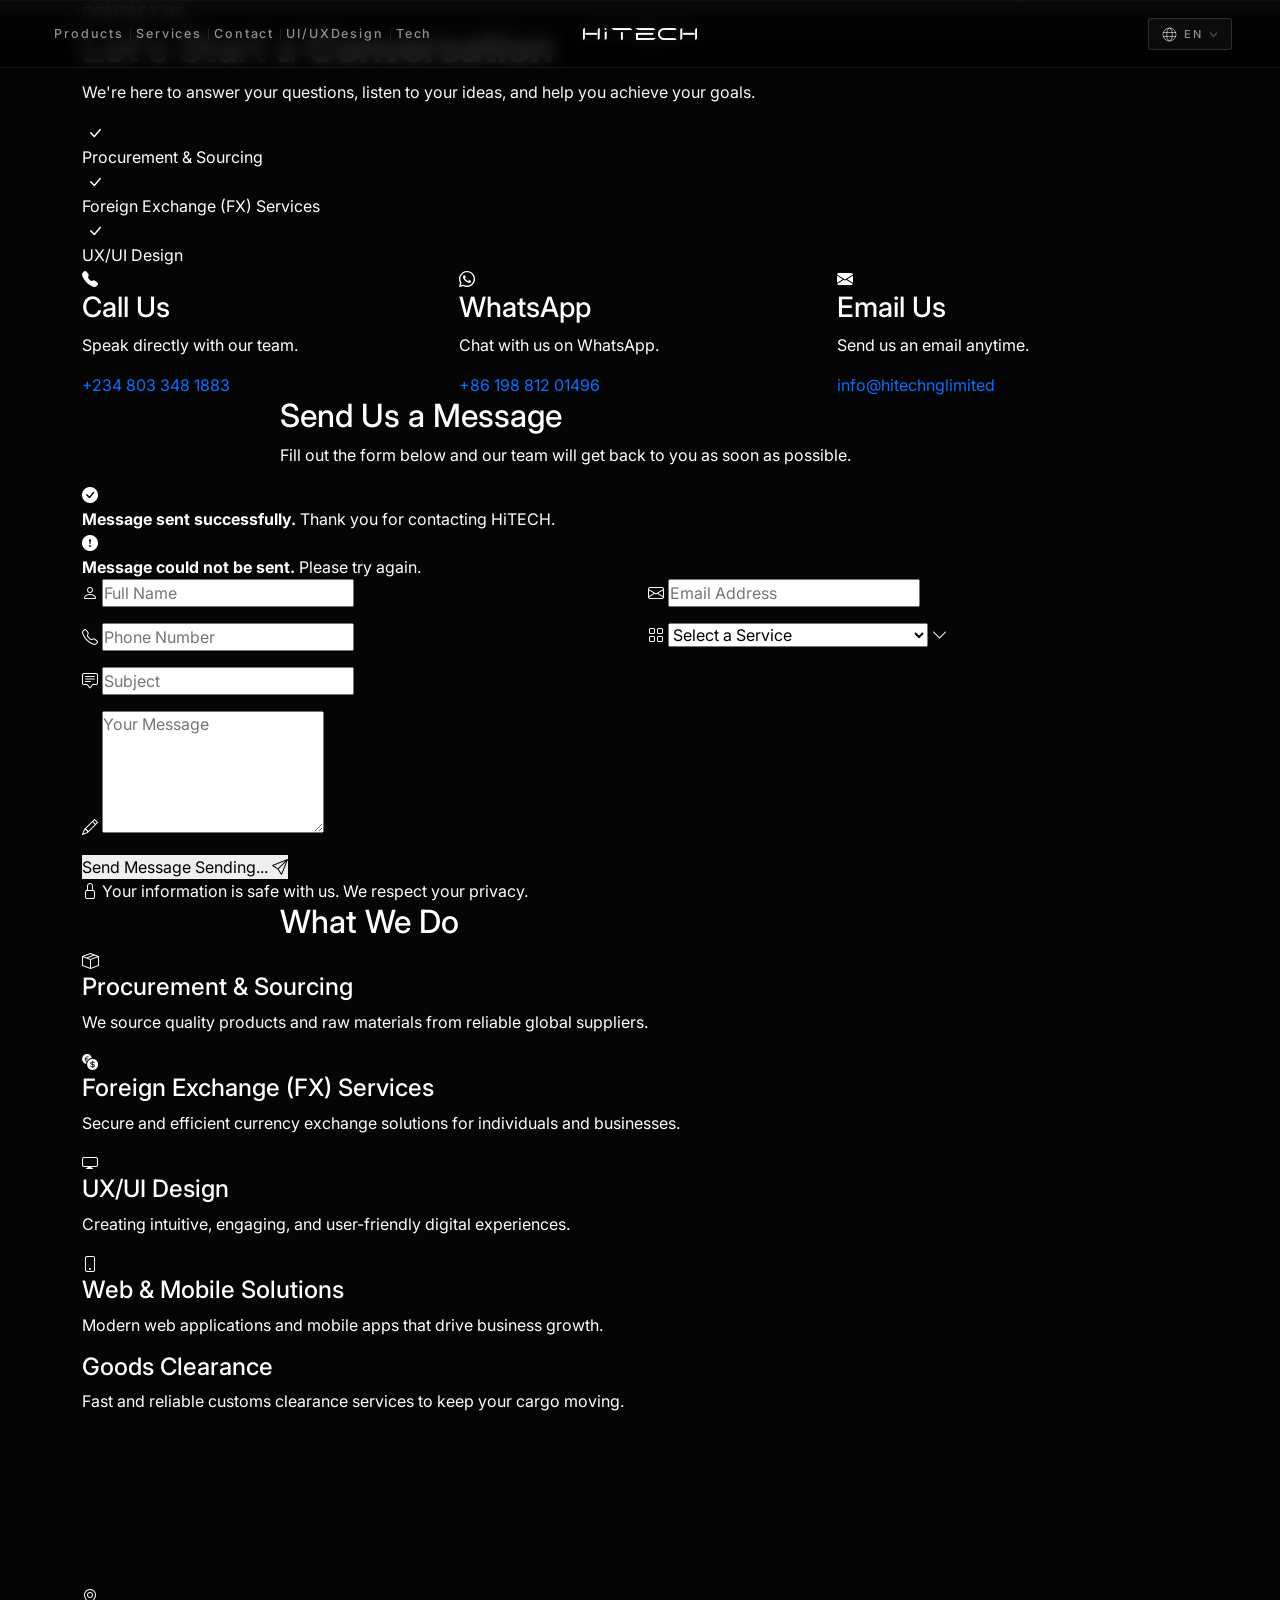
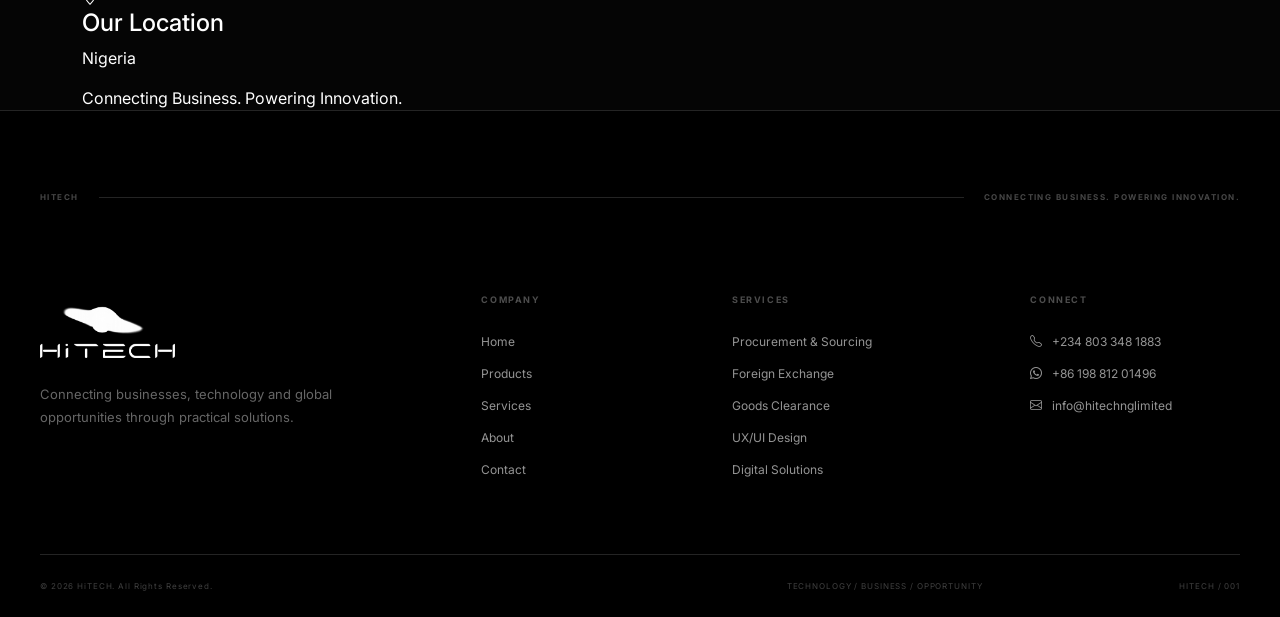
<file: contact.html>
<!DOCTYPE html>
<html lang="en">
<head>
  <meta charset="UTF-8" />
  <meta name="viewport" content="width=device-width, initial-scale=1.0" />
  <title>HiTECH Contact</title>
  <link rel="icon" href="favicon.ico">

  <!-- Google Fonts -->
  <link href="https://fonts.googleapis.com/css2?family=Inter:wght@300;400;500;600;900&display=swap" rel="stylesheet">

  <!-- Font Awesome -->
  <link rel="stylesheet" href="https://cdnjs.cloudflare.com/ajax/libs/font-awesome/6.5.0/css/all.min.css">

  <!-- Bootstrap 5 CSS -->
  <link href="https://cdn.jsdelivr.net/npm/bootstrap@5.3.2/dist/css/bootstrap.min.css" rel="stylesheet">

  <!-- Your CSS -->
  <link rel="stylesheet" href="css/style.css">

  <!-- Icons -->
  <link rel="stylesheet" href="https://cdn.jsdelivr.net/npm/bootstrap-icons@1.11.3/font/bootstrap-icons.min.css">

  <!-- Swiper CSS -->
  <link rel="stylesheet" href="https://cdn.jsdelivr.net/npm/swiper@11/swiper-bundle.min.css">

</head>
<body>

  <!-- ═══════════════════════════════════════════
       HEADER
  ════════════════════════════════════════════ -->
  <header class="header">
    <div class="header-inner">

      <!-- LEFT: Nav links -->
      <nav class="header-nav">
        <a href="product.html">Products</a>
        <a href="service.html">Services</a>
        <a href="contact.html">Contact</a>
        <a href="uiuxdesign.html">UI/UXDesign</a>
        <a href="tech.html">Tech</a>
      </nav>

    <button class="menu-btn" id="menuBtn" aria-label="Menu">
    <span></span>
    <span></span>
    <span></span>
    </button>

<div class="menu-overlay" id="menuOverlay"></div>

<nav class="mobile-menu" id="mobileMenu">

    <a href="product.html"><i class="fas fa-box"></i><span>Products</span></a>

    <a href="service.html"><i class="fas fa-cogs"></i><span>Services</span></a>

    <a href="contact.html"><i class="fas fa-envelope"></i><span>Contact</span></a>

    <a href="uiuxdesign.html"><i class="fas fa-palette"></i><span>UI/UXDesign</span></a>

    <a href="tech.html"><i class="fas fa-info-circle"></i><span>Tech</span></a>

</nav>

      <div class="menu-overlay" id="menuOverlay"></div>

      <!-- CENTER: Logo -->
<div class="header-logo">
    <a href="./index.html" class="hitech-logo-link" aria-label="Home">
        <img src="./img/HiTECH.png" alt="HiTECH" class="logo-img">
    </a>
</div>

      <!-- RIGHT: Language -->
      <div class="header-right">
        <button class="lang-btn" id="langBtn" onclick="toggleLang()">
          <svg width="15" height="15" viewBox="0 0 15 15" fill="none" aria-hidden="true">
            <circle cx="7.5" cy="7.5" r="6.5" stroke="currentColor" stroke-width="1"/>
            <ellipse cx="7.5" cy="7.5" rx="2.8" ry="6.5" stroke="currentColor" stroke-width="1"/>
            <line x1="1" y1="5.5" x2="14" y2="5.5" stroke="currentColor" stroke-width="1"/>
            <line x1="1" y1="9.5" x2="14" y2="9.5" stroke="currentColor" stroke-width="1"/>
          </svg>
          <span id="currentLang">EN</span>
          <svg class="chev" viewBox="0 0 9 9" fill="none" width="9" height="9">
            <polyline points="1.5,3 4.5,6.5 7.5,3" stroke="currentColor" stroke-width="1.4" stroke-linecap="round" stroke-linejoin="round"/>
          </svg>
        </button>

        <div class="lang-menu" id="langMenu">
          <a href="#" class="active" onclick="selectLang(event,'EN')">🌐 Global · English</a>
          <a href="#" onclick="selectLang(event,'中文')">🇨🇳 China · 简体中文</a>
          <a href="#" onclick="selectLang(event,'FR')">🇫🇷 France · Français</a>
          <a href="#" onclick="selectLang(event,'DE')">🇩🇪 Germany · Deutsch</a>
          <a href="#" onclick="selectLang(event,'AR')">🇸🇦 Arabic · العربية</a>
        </div>
      </div>

    </div>
  </header>


  <!-- =========================================================
       HERO
  ========================================================= -->

  <section class="contact-hero">

      <div class="hero-glow"></div>

      <div class="hero-orbit orbit-one"></div>

      <div class="hero-orbit orbit-two"></div>


      <div class="container">

          <div class="hero-grid">


              <!-- LEFT -->

              <div class="hero-left">

                  <div class="hero-small-title">

                      <span></span>

                      CONTACT US

                  </div>


                  <h1>

                      Let's Start a

                      <strong>
                          Conversation
                      </strong>

                  </h1>


                  <p>

                      We're here to answer your questions,
                      listen to your ideas, and help you
                      achieve your goals.

                  </p>

              </div>



              <!-- RIGHT SERVICES -->

              <div class="hero-services">

                  <div class="hero-service">

                      <span class="check-icon">

                          <i class="bi bi-check-lg"></i>

                      </span>

                      <span>
                          Procurement &amp; Sourcing
                      </span>

                  </div>


                  <div class="hero-service">

                      <span class="check-icon">

                          <i class="bi bi-check-lg"></i>

                      </span>

                      <span>
                          Foreign Exchange (FX) Services
                      </span>

                  </div>


                  <div class="hero-service">

                      <span class="check-icon">

                          <i class="bi bi-check-lg"></i>

                      </span>

                      <span>
                          UX/UI Design
                      </span>

                  </div>

              </div>

          </div>

      </div>

  </section>



  <!-- =========================================================
       CONTACT CARDS
  ========================================================= -->

  <section class="contact-cards-section">

      <div class="container">

          <div class="row g-3">


              <!-- PHONE -->

              <div class="col-lg-4 col-md-6">

                  <div class="contact-card">

                      <div class="contact-card-icon">

                          <i class="bi bi-telephone-fill"></i>

                      </div>


                      <div class="contact-card-content">

                          <h3>
                              Call Us
                          </h3>

                          <p>
                              Speak directly with our team.
                          </p>

                          <a href="tel:+2348033481883">

                              +234 803 348 1883

                          </a>

                      </div>

                  </div>

              </div>



              <!-- WHATSAPP -->

              <div class="col-lg-4 col-md-6">

                  <div class="contact-card">

                      <div class="contact-card-icon">

                          <i class="bi bi-whatsapp"></i>

                      </div>


                      <div class="contact-card-content">

                          <h3>
                              WhatsApp
                          </h3>

                          <p>
                              Chat with us on WhatsApp.
                          </p>

                          <a
                              href="https://wa.me/8619881201496"
                              target="_blank"
                              rel="noopener">

                              +86 198 812 01496

                          </a>

                      </div>

                  </div>

              </div>



              <!-- EMAIL -->

              <div class="col-lg-4 col-md-12">

                  <div class="contact-card">

                      <div class="contact-card-icon">

                          <i class="bi bi-envelope-fill"></i>

                      </div>


                      <div class="contact-card-content">

                          <h3>
                              Email Us
                          </h3>

                          <p>
                              Send us an email anytime.
                          </p>

                          <a href="mailto:info@hitechnglimited">

                              info@hitechnglimited

                          </a>

                      </div>

                  </div>

              </div>


          </div>

      </div>

  </section>



  <!-- =========================================================
       MESSAGE + SERVICES
  ========================================================= -->

  <section class="message-section" id="message">

      <div class="container">

          <div class="message-wrapper">


              <!-- =================================================
                   LEFT FORM
              ================================================== -->

              <div class="message-form-area">

                  <div class="section-heading">

                      <h2>
                          Send Us a Message
                      </h2>

                      <span class="heading-line"></span>

                      <p>

                          Fill out the form below and our
                          team will get back to you as soon
                          as possible.

                      </p>

                  </div>



                  <!-- SUCCESS -->

                  <div
                      id="successMessage"
                      class="form-alert success-alert">

                      <i class="bi bi-check-circle-fill"></i>

                      <div>

                          <strong>
                              Message sent successfully.
                          </strong>

                          <span>
                              Thank you for contacting HiTECH.
                          </span>

                      </div>

                  </div>



                  <!-- ERROR -->

                  <div
                      id="errorMessage"
                      class="form-alert error-alert">

                      <i class="bi bi-exclamation-circle-fill"></i>

                      <div>

                          <strong>
                              Message could not be sent.
                          </strong>

                          <span>
                              Please try again.
                          </span>

                      </div>

                  </div>



                  <!-- FORM -->

                  <form
                      id="contactForm"
                      action="https://formspree.io/f/xwvoweyn"
                      method="POST"
                      novalidate>


                      <!-- NAME / EMAIL -->

                      <div class="row g-3">


                          <div class="col-md-6">

                              <div class="input-group-custom">

                                  <i class="bi bi-person"></i>

                                  <input
                                      type="text"
                                      name="name"
                                      id="name"
                                      placeholder="Full Name"
                                      required>

                              </div>

                              <small class="error-text"></small>

                          </div>



                          <div class="col-md-6">

                              <div class="input-group-custom">

                                  <i class="bi bi-envelope"></i>

                                  <input
                                      type="email"
                                      name="email"
                                      id="email"
                                      placeholder="Email Address"
                                      required>

                              </div>

                              <small class="error-text"></small>

                          </div>



                          <!-- PHONE -->

                          <div class="col-md-6">

                              <div class="input-group-custom">

                                  <i class="bi bi-telephone"></i>

                                  <input
                                      type="tel"
                                      name="phone"
                                      id="phone"
                                      placeholder="Phone Number">

                              </div>

                          </div>



                          <!-- SERVICE -->

                          <div class="col-md-6">

                              <div class="input-group-custom select-input">

                                  <i class="bi bi-grid"></i>

                                  <select
                                      name="service"
                                      id="service"
                                      required>

                                      <option
                                          value=""
                                          selected
                                          disabled>

                                          Select a Service

                                      </option>

                                      <option>
                                          Procurement &amp; Sourcing
                                      </option>

                                      <option>
                                          Foreign Exchange (FX) Services
                                      </option>

                                      <option>
                                          UX/UI Design
                                      </option>

                                      <option>
                                          Web Application Development
                                      </option>

                                      <option>
                                          Android Application
                                      </option>

                                      <option>
                                          iOS Application
                                      </option>

                                      <option>
                                          Goods Clearance
                                      </option>

                                      <option>
                                          Other
                                      </option>

                                  </select>

                                  <i class="bi bi-chevron-down select-arrow"></i>

                              </div>

                              <small class="error-text"></small>

                          </div>



                          <!-- SUBJECT -->

                          <div class="col-12">

                              <div class="input-group-custom">

                                  <i class="bi bi-chat-square-text"></i>

                                  <input
                                      type="text"
                                      name="subject"
                                      id="subject"
                                      placeholder="Subject"
                                      required>

                              </div>

                              <small class="error-text"></small>

                          </div>



                          <!-- MESSAGE -->

                          <div class="col-12">

                              <div class="input-group-custom textarea-group">

                                  <i class="bi bi-pencil"></i>

                                  <textarea
                                      name="message"
                                      id="messageText"
                                      rows="5"
                                      placeholder="Your Message"
                                      required></textarea>

                              </div>

                              <small class="error-text"></small>

                          </div>



                          <!-- SUBMIT -->

                          <div class="col-12">

                              <button
                                  type="submit"
                                  class="send-button"
                                  id="sendButton">

                                  <span id="sendText">
                                      Send Message
                                  </span>

                                  <span
                                      class="loading-text"
                                      id="loadingText">

                                      <span class="loading-spinner"></span>

                                      Sending...

                                  </span>

                                  <i
                                      class="bi bi-send"
                                      id="sendIcon"></i>

                              </button>

                          </div>

                      </div>


                      <!-- PRIVACY -->

                      <div class="privacy-note">

                          <i class="bi bi-lock"></i>

                          Your information is safe with us.
                          We respect your privacy.

                      </div>


                      <input
                          type="hidden"
                          name="_subject"
                          value="New HiTECH Website Contact">


                  </form>

              </div>



              <!-- =================================================
                   RIGHT SERVICES
              ================================================== -->

              <div class="what-we-do">

                  <div class="section-heading">

                      <h2>
                          What We Do
                      </h2>

                      <span class="heading-line"></span>

                  </div>



                  <!-- SERVICE 1 -->

                  <div class="service-row">

                      <div class="service-icon">

                          <i class="bi bi-box-seam"></i>

                      </div>


                      <div>

                          <h4>
                              Procurement &amp; Sourcing
                          </h4>

                          <p>

                              We source quality products and
                              raw materials from reliable
                              global suppliers.

                          </p>

                      </div>

                  </div>



                  <!-- SERVICE 2 -->

                  <div class="service-row">

                      <div class="service-icon">

                          <i class="bi bi-currency-exchange"></i>

                      </div>


                      <div>

                          <h4>
                              Foreign Exchange (FX) Services
                          </h4>

                          <p>

                              Secure and efficient currency
                              exchange solutions for individuals
                              and businesses.

                          </p>

                      </div>

                  </div>



                  <!-- SERVICE 3 -->

                  <div class="service-row">

                      <div class="service-icon">

                          <i class="bi bi-display"></i>

                      </div>


                      <div>

                          <h4>
                              UX/UI Design
                          </h4>

                          <p>

                              Creating intuitive, engaging,
                              and user-friendly digital
                              experiences.

                          </p>

                      </div>

                  </div>



                  <!-- SERVICE 4 -->

                  <div class="service-row">

                      <div class="service-icon">

                          <i class="bi bi-phone"></i>

                      </div>


                      <div>

                          <h4>
                              Web &amp; Mobile Solutions
                          </h4>

                          <p>

                              Modern web applications and
                              mobile apps that drive
                              business growth.

                          </p>

                      </div>

                  </div>



                  <!-- SERVICE 5 -->

                  <div class="service-row">

                      <div class="service-icon">

                          <i class="bi bi-ship"></i>

                      </div>


                      <div>

                          <h4>
                              Goods Clearance
                          </h4>

                          <p>

                              Fast and reliable customs
                              clearance services to keep
                              your cargo moving.

                          </p>

                      </div>

                  </div>


              </div>

          </div>

      </div>

  </section>



  <!-- =========================================================
       MAP
  ========================================================= -->

  <section class="location-section">

      <div class="container">

          <div class="map-wrapper">


              <iframe
                  src="https://www.google.com/maps?q=Nigeria&output=embed"
                  loading="lazy"
                  allowfullscreen
                  referrerpolicy="no-referrer-when-downgrade"
                  title="HiTECH Nigeria Location">
              </iframe>


              <div class="location-card">

                  <div class="location-icon">

                      <i class="bi bi-geo-alt"></i>

                  </div>


                  <div>

                      <h4>
                          Our Location
                      </h4>

                      <p>
                          Nigeria
                      </p>

                      <span>
                          Connecting Business.
                          Powering Innovation.
                      </span>

                  </div>

              </div>


          </div>

      </div>

  </section>

  <!-- =========================================================
       FOOTER
  ========================================================= -->

  <footer class="hitech-home-footer">

      <div class="hitech-home-container">

          <div class="hitech-home-footer-top">

              <span>
                  HITECH
              </span>

              <i></i>

              <span>
                  CONNECTING BUSINESS.
                  POWERING INNOVATION.
              </span>

          </div>


          <div class="hitech-home-footer-main">


              <div class="hitech-home-footer-brand">

                  <img
                      src="img/HiTECHLOGO2.png"
                      alt="HiTECH"
                  >

                  <p>
                      Connecting businesses, technology and
                      global opportunities through practical
                      solutions.
                  </p>

              </div>


              <div class="hitech-home-footer-column">

                  <span>
                      COMPANY
                  </span>

                  <a href="index.html">Home</a>
                  <a href="products.html">Products</a>
                  <a href="services.html">Services</a>
                  <a href="about.html">About</a>
                  <a href="contact.html">Contact</a>

              </div>


              <div class="hitech-home-footer-column">

                  <span>
                      SERVICES
                  </span>

                  <a href="services.html">
                      Procurement &amp; Sourcing
                  </a>

                  <a href="services.html">
                      Foreign Exchange
                  </a>

                  <a href="services.html">
                      Goods Clearance
                  </a>

                  <a href="services.html">
                      UX/UI Design
                  </a>

                  <a href="services.html">
                      Digital Solutions
                  </a>

              </div>


              <div class="hitech-home-footer-column">

                  <span>
                      CONNECT
                  </span>

                  <a href="tel:+2348033481883">
                      <i class="bi bi-telephone"></i>
                      +234 803 348 1883
                  </a>

                  <a
                      href="https://wa.me/8619881201496"
                      target="_blank"
                      rel="noopener"
                  >
                      <i class="bi bi-whatsapp"></i>
                      +86 198 812 01496
                  </a>

                  <a href="mailto:info@hitechnglimited">
                      <i class="bi bi-envelope"></i>
                      info@hitechnglimited
                  </a>

              </div>

          </div>


          <div class="hitech-home-footer-bottom">

              <span>
                  © 2026 HiTECH. All Rights Reserved.
              </span>

              <span>
                  TECHNOLOGY / BUSINESS / OPPORTUNITY
              </span>

              <span>
                  HITECH / 001
              </span>

          </div>

      </div>

  </footer>


  <!-- BACK TO TOP -->

  <button
      type="button"
      id="hitechHomeBackTop"
      class="hitech-home-back-top"
      aria-label="Back to top"
  >
      <i class="bi bi-arrow-up"></i>
  </button>


  </div>



  </body>

  </html>
  <!-- Bootstrap 5 JS -->
  <script src="https://cdn.jsdelivr.net/npm/bootstrap@5.3.2/dist/js/bootstrap.bundle.min.js"></script>

  <!-- Your JS -->
  <script src="js/script.js"></script>

  </body>
  </html>
</file>
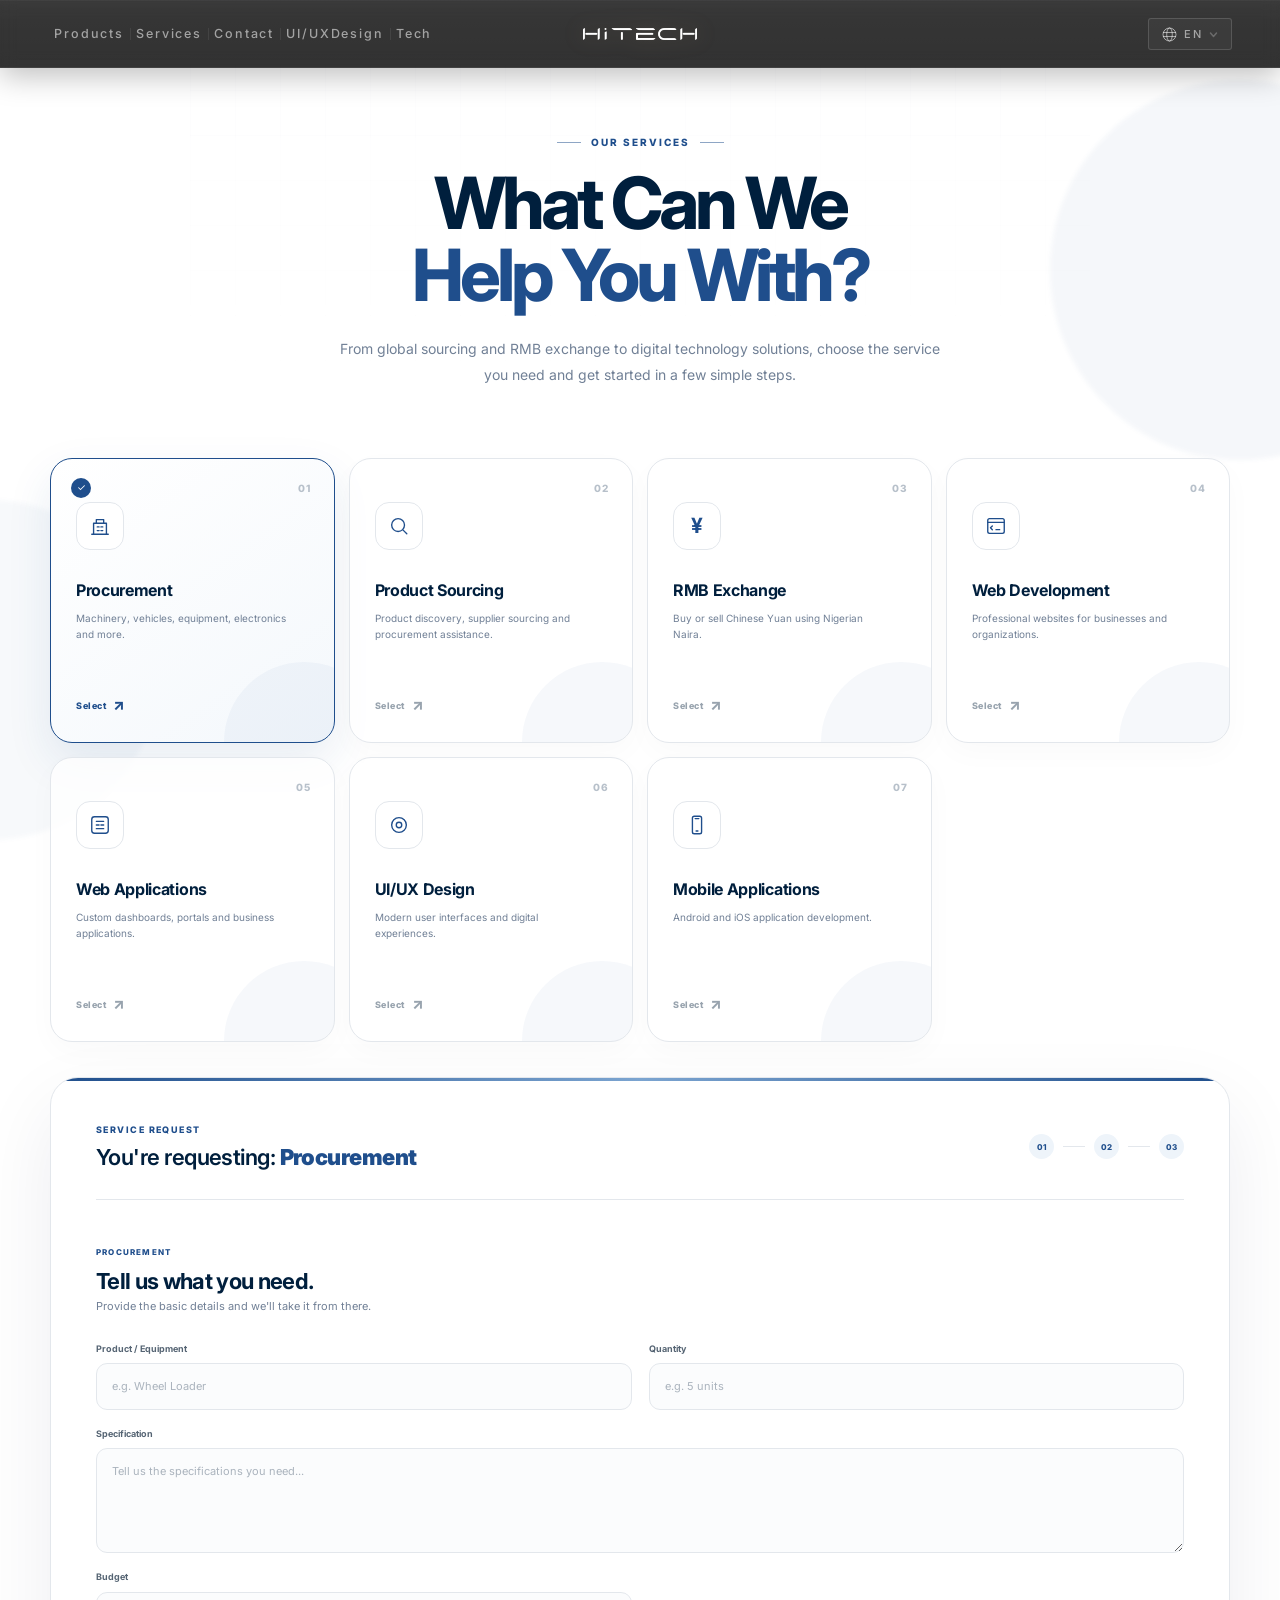
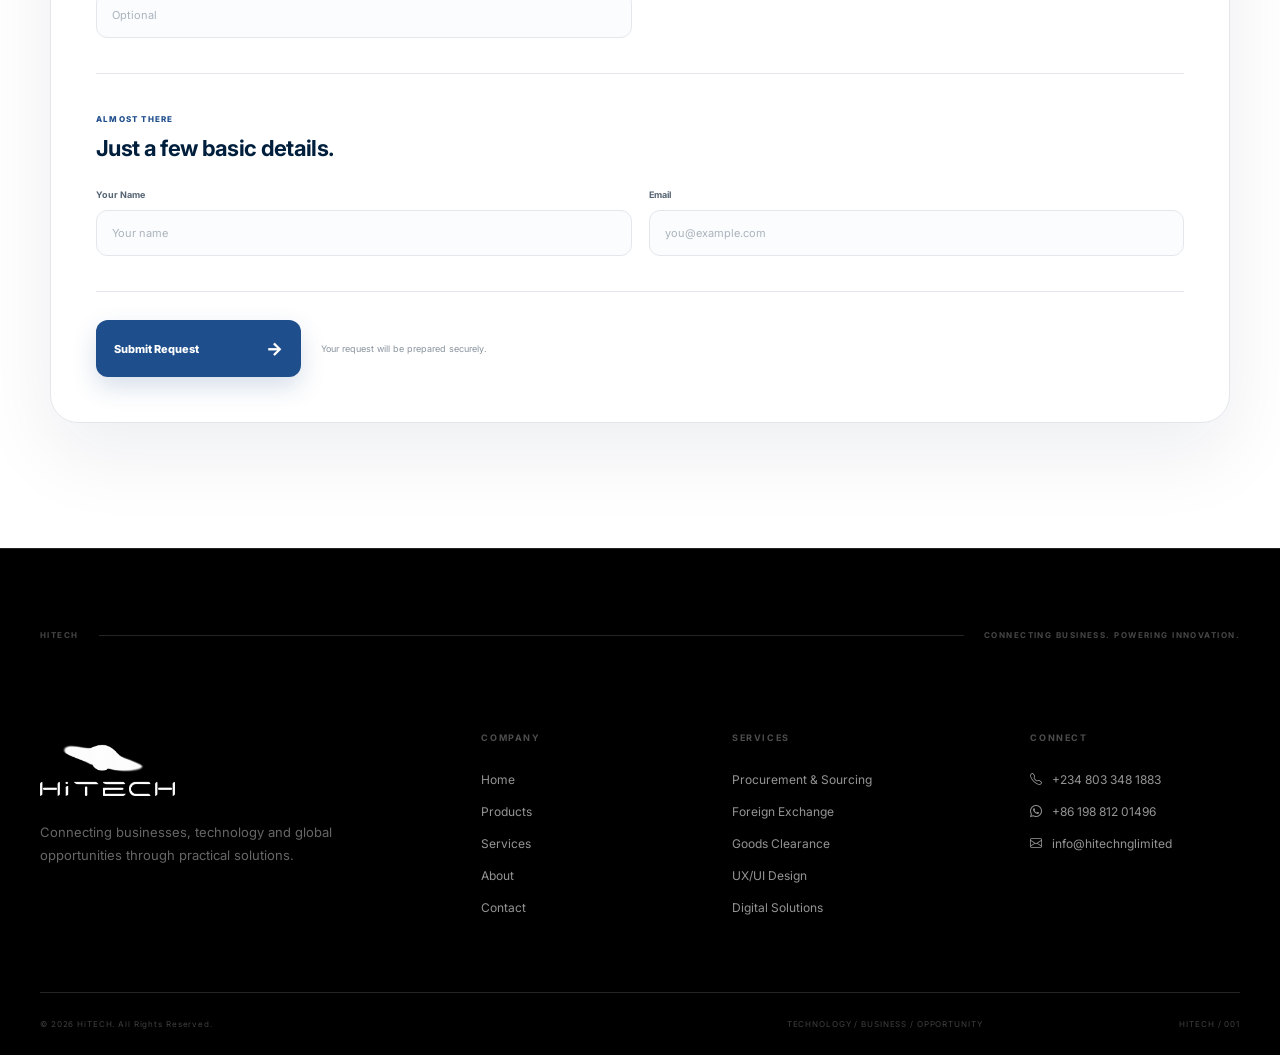
<file: service.html>
<!DOCTYPE html>
<html lang="en">
<head>
  <meta charset="UTF-8" />
  <meta name="viewport" content="width=device-width, initial-scale=1.0" />
  <title>HiTECH Services</title>
  <link rel="icon" href="favicon.ico">

  <!-- Google Fonts -->
  <link href="https://fonts.googleapis.com/css2?family=Inter:wght@300;400;500;600;900&display=swap" rel="stylesheet">

  <!-- Font Awesome -->
  <link rel="stylesheet" href="https://cdnjs.cloudflare.com/ajax/libs/font-awesome/6.5.0/css/all.min.css">

  <!-- Bootstrap 5 CSS -->
  <link href="https://cdn.jsdelivr.net/npm/bootstrap@5.3.2/dist/css/bootstrap.min.css" rel="stylesheet">

  <!-- Your CSS -->
  <link rel="stylesheet" href="css/style.css">

  <!-- Icons -->
  <link rel="stylesheet" href="https://cdn.jsdelivr.net/npm/bootstrap-icons@1.11.3/font/bootstrap-icons.min.css">

  <!-- Swiper CSS -->
  <link rel="stylesheet" href="https://cdn.jsdelivr.net/npm/swiper@11/swiper-bundle.min.css">

</head>
<body>

  <!-- ═══════════════════════════════════════════
       HEADER
  ════════════════════════════════════════════ -->
  <header class="header">
    <div class="header-inner">

      <!-- LEFT: Nav links -->
      <nav class="header-nav">
        <a href="product.html">Products</a>
        <a href="service.html">Services</a>
        <a href="contact.html">Contact</a>
        <a href="uiuxdesign.html">UI/UXDesign</a>
        <a href="tech.html">Tech</a>
      </nav>

    <button class="menu-btn" id="menuBtn" aria-label="Menu">
    <span></span>
    <span></span>
    <span></span>
    </button>

<div class="menu-overlay" id="menuOverlay"></div>

<nav class="mobile-menu" id="mobileMenu">

    <a href="product.html"><i class="fas fa-box"></i><span>Products</span></a>

    <a href="service.html"><i class="fas fa-cogs"></i><span>Services</span></a>

    <a href="contact.html"><i class="fas fa-envelope"></i><span>Contact</span></a>

    <a href="uiuxdesign.html"><i class="fas fa-palette"></i><span>UI/UXDesign</span></a>

    <a href="tech.html"><i class="fas fa-info-circle"></i><span>Tech</span></a>

</nav>

      <div class="menu-overlay" id="menuOverlay"></div>

      <!-- CENTER: Logo -->
<div class="header-logo">
    <a href="./index.html" class="hitech-logo-link" aria-label="Home">
        <img src="./img/HiTECH.png" alt="HiTECH" class="logo-img">
    </a>
</div>

      <!-- RIGHT: Language -->
      <div class="header-right">
        <button class="lang-btn" id="langBtn" onclick="toggleLang()">
          <svg width="15" height="15" viewBox="0 0 15 15" fill="none" aria-hidden="true">
            <circle cx="7.5" cy="7.5" r="6.5" stroke="currentColor" stroke-width="1"/>
            <ellipse cx="7.5" cy="7.5" rx="2.8" ry="6.5" stroke="currentColor" stroke-width="1"/>
            <line x1="1" y1="5.5" x2="14" y2="5.5" stroke="currentColor" stroke-width="1"/>
            <line x1="1" y1="9.5" x2="14" y2="9.5" stroke="currentColor" stroke-width="1"/>
          </svg>
          <span id="currentLang">EN</span>
          <svg class="chev" viewBox="0 0 9 9" fill="none" width="9" height="9">
            <polyline points="1.5,3 4.5,6.5 7.5,3" stroke="currentColor" stroke-width="1.4" stroke-linecap="round" stroke-linejoin="round"/>
          </svg>
        </button>

        <div class="lang-menu" id="langMenu">
          <a href="#" class="active" onclick="selectLang(event,'EN')">🌐 Global · English</a>
          <a href="#" onclick="selectLang(event,'中文')">🇨🇳 China · 简体中文</a>
          <a href="#" onclick="selectLang(event,'FR')">🇫🇷 France · Français</a>
          <a href="#" onclick="selectLang(event,'DE')">🇩🇪 Germany · Deutsch</a>
          <a href="#" onclick="selectLang(event,'AR')">🇸🇦 Arabic · العربية</a>
        </div>
      </div>

    </div>
  </header>

  <!-- ============================================================
     HiTECH — PREMIUM SERVICES & ORDER SECTION
     HTML
============================================================ -->

<section class="hitech-order-section" id="hitech-order">

    <!-- Decorative background elements -->
    <div class="hitech-order-bg-shape hitech-order-bg-shape-one"></div>
    <div class="hitech-order-bg-shape hitech-order-bg-shape-two"></div>
    <div class="hitech-order-grid-pattern"></div>

    <div class="hitech-order-container">

        <!-- =====================================================
             INTRODUCTION
        ====================================================== -->

        <header class="hitech-order-header hitech-order-reveal">

            <span class="hitech-order-eyebrow">
                OUR SERVICES
            </span>

            <h2 class="hitech-order-title">
                What Can We
                <span>Help You With?</span>
            </h2>

            <p class="hitech-order-intro">
                From global sourcing and RMB exchange to digital
                technology solutions, choose the service you need
                and get started in a few simple steps.
            </p>

        </header>


        <!-- =====================================================
             SERVICE SELECTOR
        ====================================================== -->

        <div class="hitech-order-services">

            <!-- Procurement -->
            <button
                type="button"
                class="hitech-order-service-card hitech-order-reveal hitech-order-service-active"
                data-service="procurement"
            >

                <span class="hitech-order-card-number">
                    01
                </span>

                <span class="hitech-order-card-icon">
                    <svg viewBox="0 0 24 24" aria-hidden="true">
                        <path d="M3 21h18M5 21V9h14v12M8 9V5h8v4M9 13h2M13 13h2M9 17h2M13 17h2"/>
                    </svg>
                </span>

                <span class="hitech-order-card-content">

                    <strong>
                        Procurement
                    </strong>

                    <small>
                        Machinery, vehicles, equipment,
                        electronics and more.
                    </small>

                </span>

                <span class="hitech-order-card-footer">

                    <span>
                        Select
                    </span>

                    <span class="hitech-order-card-arrow">
                        ↗
                    </span>

                </span>

                <span class="hitech-order-card-check">
                    ✓
                </span>

            </button>


            <!-- Product Sourcing -->
            <button
                type="button"
                class="hitech-order-service-card hitech-order-reveal"
                data-service="sourcing"
            >

                <span class="hitech-order-card-number">
                    02
                </span>

                <span class="hitech-order-card-icon">
                    <svg viewBox="0 0 24 24" aria-hidden="true">
                        <circle cx="11" cy="11" r="7"/>
                        <path d="m16.5 16.5 4 4"/>
                    </svg>
                </span>

                <span class="hitech-order-card-content">

                    <strong>
                        Product Sourcing
                    </strong>

                    <small>
                        Product discovery, supplier sourcing
                        and procurement assistance.
                    </small>

                </span>

                <span class="hitech-order-card-footer">

                    <span>
                        Select
                    </span>

                    <span class="hitech-order-card-arrow">
                        ↗
                    </span>

                </span>

                <span class="hitech-order-card-check">
                    ✓
                </span>

            </button>


            <!-- RMB Exchange -->
            <button
                type="button"
                class="hitech-order-service-card hitech-order-reveal"
                data-service="rmb"
            >

                <span class="hitech-order-card-number">
                    03
                </span>

                <span class="hitech-order-card-icon">
                    <span class="hitech-order-yuan">
                        ¥
                    </span>
                </span>

                <span class="hitech-order-card-content">

                    <strong>
                        RMB Exchange
                    </strong>

                    <small>
                        Buy or sell Chinese Yuan
                        using Nigerian Naira.
                    </small>

                </span>

                <span class="hitech-order-card-footer">

                    <span>
                        Select
                    </span>

                    <span class="hitech-order-card-arrow">
                        ↗
                    </span>

                </span>

                <span class="hitech-order-card-check">
                    ✓
                </span>

            </button>


            <!-- Web Development -->
            <button
                type="button"
                class="hitech-order-service-card hitech-order-reveal"
                data-service="web"
            >

                <span class="hitech-order-card-number">
                    04
                </span>

                <span class="hitech-order-card-icon">
                    <svg viewBox="0 0 24 24" aria-hidden="true">
                        <rect x="3" y="4" width="18" height="16" rx="2"/>
                        <path d="M3 8h18M8 12l-2 2 2 2M12 16h4"/>
                    </svg>
                </span>

                <span class="hitech-order-card-content">

                    <strong>
                        Web Development
                    </strong>

                    <small>
                        Professional websites for businesses
                        and organizations.
                    </small>

                </span>

                <span class="hitech-order-card-footer">

                    <span>
                        Select
                    </span>

                    <span class="hitech-order-card-arrow">
                        ↗
                    </span>

                </span>

                <span class="hitech-order-card-check">
                    ✓
                </span>

            </button>


            <!-- Web Applications -->
            <button
                type="button"
                class="hitech-order-service-card hitech-order-reveal"
                data-service="webapp"
            >

                <span class="hitech-order-card-number">
                    05
                </span>

                <span class="hitech-order-card-icon">
                    <svg viewBox="0 0 24 24" aria-hidden="true">
                        <rect x="3" y="3" width="18" height="18" rx="3"/>
                        <path d="M8 8h8M8 12h3M13 12h3M8 16h8"/>
                    </svg>
                </span>

                <span class="hitech-order-card-content">

                    <strong>
                        Web Applications
                    </strong>

                    <small>
                        Custom dashboards, portals and
                        business applications.
                    </small>

                </span>

                <span class="hitech-order-card-footer">

                    <span>
                        Select
                    </span>

                    <span class="hitech-order-card-arrow">
                        ↗
                    </span>

                </span>

                <span class="hitech-order-card-check">
                    ✓
                </span>

            </button>


            <!-- UI UX -->
            <button
                type="button"
                class="hitech-order-service-card hitech-order-reveal"
                data-service="uiux"
            >

                <span class="hitech-order-card-number">
                    06
                </span>

                <span class="hitech-order-card-icon">
                    <svg viewBox="0 0 24 24" aria-hidden="true">
                        <circle cx="12" cy="12" r="8"/>
                        <circle cx="12" cy="12" r="3"/>
                    </svg>
                </span>

                <span class="hitech-order-card-content">

                    <strong>
                        UI/UX Design
                    </strong>

                    <small>
                        Modern user interfaces and
                        digital experiences.
                    </small>

                </span>

                <span class="hitech-order-card-footer">

                    <span>
                        Select
                    </span>

                    <span class="hitech-order-card-arrow">
                        ↗
                    </span>

                </span>

                <span class="hitech-order-card-check">
                    ✓
                </span>

            </button>


            <!-- Mobile -->
            <button
                type="button"
                class="hitech-order-service-card hitech-order-reveal"
                data-service="mobile"
            >

                <span class="hitech-order-card-number">
                    07
                </span>

                <span class="hitech-order-card-icon">
                    <svg viewBox="0 0 24 24" aria-hidden="true">
                        <rect x="7" y="2.5" width="10" height="19" rx="2"/>
                        <path d="M10 5h4M11 18.5h2"/>
                    </svg>
                </span>

                <span class="hitech-order-card-content">

                    <strong>
                        Mobile Applications
                    </strong>

                    <small>
                        Android and iOS application
                        development.
                    </small>

                </span>

                <span class="hitech-order-card-footer">

                    <span>
                        Select
                    </span>

                    <span class="hitech-order-card-arrow">
                        ↗
                    </span>

                </span>

                <span class="hitech-order-card-check">
                    ✓
                </span>

            </button>

        </div>


        <!-- =====================================================
             ORDER CONFIGURATOR
        ====================================================== -->

        <div
            class="hitech-order-configurator hitech-order-reveal"
            id="hitech-order-configurator"
        >

            <!-- Configurator top -->
            <div class="hitech-order-config-header">

                <div>

                    <span class="hitech-order-config-label">
                        SERVICE REQUEST
                    </span>

                    <h3>
                        You're requesting:
                        <strong id="hitech-order-selected-name">
                            Procurement
                        </strong>
                    </h3>

                </div>

                <div class="hitech-order-step">
                    <span>01</span>
                    <i></i>
                    <span>02</span>
                    <i></i>
                    <span>03</span>
                </div>

            </div>


            <!-- =================================================
                 PROCUREMENT
            ================================================== -->

            <div
                class="hitech-order-form-content hitech-order-form-active"
                data-form="procurement"
            >

                <div class="hitech-order-form-heading">

                    <span>
                        PROCUREMENT
                    </span>

                    <h4>
                        Tell us what you need.
                    </h4>

                    <p>
                        Provide the basic details and we'll
                        take it from there.
                    </p>

                </div>

                <div class="hitech-order-option-grid">

                    <div class="hitech-order-input-group">

                        <label>
                            Product / Equipment
                        </label>

                        <input
                            type="text"
                            name="product"
                            placeholder="e.g. Wheel Loader"
                        >

                    </div>

                    <div class="hitech-order-input-group">

                        <label>
                            Quantity
                        </label>

                        <input
                            type="text"
                            name="quantity"
                            placeholder="e.g. 5 units"
                        >

                    </div>

                    <div class="hitech-order-input-group hitech-order-full">

                        <label>
                            Specification
                        </label>

                        <textarea
                            name="specification"
                            placeholder="Tell us the specifications you need..."
                        ></textarea>

                    </div>

                    <div class="hitech-order-input-group">

                        <label>
                            Budget
                        </label>

                        <input
                            type="text"
                            name="budget"
                            placeholder="Optional"
                        >

                    </div>

                </div>

            </div>


            <!-- =================================================
                 PRODUCT SOURCING
            ================================================== -->

            <div
                class="hitech-order-form-content"
                data-form="sourcing"
            >

                <div class="hitech-order-form-heading">

                    <span>
                        PRODUCT SOURCING
                    </span>

                    <h4>
                        What would you like us to source?
                    </h4>

                    <p>
                        Give us a few details about the product
                        you're looking for.
                    </p>

                </div>

                <div class="hitech-order-option-grid">

                    <div class="hitech-order-input-group">

                        <label>
                            Product Name
                        </label>

                        <input
                            type="text"
                            name="productName"
                            placeholder="Product name"
                        >

                    </div>

                    <div class="hitech-order-input-group">

                        <label>
                            Quantity
                        </label>

                        <input
                            type="text"
                            name="sourceQuantity"
                            placeholder="Required quantity"
                        >

                    </div>

                    <div class="hitech-order-input-group hitech-order-full">

                        <label>
                            Specification
                        </label>

                        <textarea
                            name="sourceSpecification"
                            placeholder="Describe the product or specifications..."
                        ></textarea>

                    </div>

                </div>

            </div>


            <!-- =================================================
                 RMB EXCHANGE
            ================================================== -->

            <div
                class="hitech-order-form-content"
                data-form="rmb"
            >

                <div class="hitech-order-rmb-wrapper">

                    <div class="hitech-order-rmb-title">

                        <div class="hitech-order-rmb-symbol">
                            ¥
                        </div>

                        <div>

                            <span>
                                CNY / RMB
                            </span>

                            <h4>
                                Chinese Yuan Exchange
                            </h4>

                        </div>

                    </div>


                    <!-- Buy / Sell -->

                    <div class="hitech-order-rmb-direction">

                        <span class="hitech-order-option-label">
                            I WANT TO
                        </span>

                        <div class="hitech-order-rmb-switch">

                            <button
                                type="button"
                                class="hitech-order-rmb-choice hitech-order-rmb-choice-active"
                                data-rmb-direction="buy"
                            >
                                <span>Buy RMB</span>
                                <small>with Naira</small>
                            </button>

                            <button
                                type="button"
                                class="hitech-order-rmb-choice"
                                data-rmb-direction="sell"
                            >
                                <span>Sell RMB</span>
                                <small>for Naira</small>
                            </button>

                        </div>

                    </div>


                    <!-- Amount -->

                    <div class="hitech-order-rmb-amount">

                        <label>
                            Amount
                        </label>

                        <div class="hitech-order-money-input">

                            <span id="hitech-order-currency-symbol">
                                ₦
                            </span>

                            <input
                                type="number"
                                id="hitech-order-rmb-amount"
                                placeholder="100,000"
                                min="0"
                            >

                        </div>

                    </div>


                    <!-- Rate -->

                    <div class="hitech-order-rmb-details">

                        <div>

                            <span>
                                CURRENT RATE
                            </span>

                            <strong id="hitech-order-rmb-rate">
                                RATE_PLACEHOLDER
                            </strong>

                        </div>

                        <div>

                            <span>
                                ESTIMATED AMOUNT
                            </span>

                            <strong
                                id="hitech-order-rmb-result"
                            >
                                —
                            </strong>

                        </div>

                    </div>


                    <p class="hitech-order-rmb-note">
                        Rate shown is an estimate and may change
                        before transaction confirmation.
                    </p>

                </div>

            </div>


            <!-- =================================================
                 WEB DEVELOPMENT
            ================================================== -->

            <div
                class="hitech-order-form-content"
                data-form="web"
            >

                <div class="hitech-order-form-heading">

                    <span>
                        WEB DEVELOPMENT
                    </span>

                    <h4>
                        What type of website do you need?
                    </h4>

                </div>

                <div class="hitech-order-choice-grid">

                    <button type="button">
                        Corporate Website
                    </button>

                    <button type="button">
                        Business Website
                    </button>

                    <button type="button">
                        E-Commerce
                    </button>

                    <button type="button">
                        Landing Page
                    </button>

                    <button type="button">
                        Custom Website
                    </button>

                </div>

            </div>


            <!-- =================================================
                 WEB APPLICATION
            ================================================== -->

            <div
                class="hitech-order-form-content"
                data-form="webapp"
            >

                <div class="hitech-order-form-heading">

                    <span>
                        WEB APPLICATION
                    </span>

                    <h4>
                        What are you looking to build?
                    </h4>

                </div>

                <div class="hitech-order-choice-grid">

                    <button type="button">
                        Dashboard
                    </button>

                    <button type="button">
                        Management System
                    </button>

                    <button type="button">
                        Customer Portal
                    </button>

                    <button type="button">
                        E-Commerce Platform
                    </button>

                    <button type="button">
                        Custom Application
                    </button>

                </div>

            </div>


            <!-- =================================================
                 UI UX
            ================================================== -->

            <div
                class="hitech-order-form-content"
                data-form="uiux"
            >

                <div class="hitech-order-form-heading">

                    <span>
                        UI/UX DESIGN
                    </span>

                    <h4>
                        What would you like us to design?
                    </h4>

                </div>

                <div class="hitech-order-choice-grid">

                    <button type="button">
                        Website
                    </button>

                    <button type="button">
                        Mobile App
                    </button>

                    <button type="button">
                        Web Application
                    </button>

                    <button type="button">
                        Complete Product Design
                    </button>

                </div>

            </div>


            <!-- =================================================
                 MOBILE
            ================================================== -->

            <div
                class="hitech-order-form-content"
                data-form="mobile"
            >

                <div class="hitech-order-form-heading">

                    <span>
                        MOBILE APPLICATION
                    </span>

                    <h4>
                        Which platform do you need?
                    </h4>

                </div>

                <div class="hitech-order-choice-grid">

                    <button type="button">
                        Android
                    </button>

                    <button type="button">
                        iOS
                    </button>

                    <button type="button">
                        Android + iOS
                    </button>

                </div>

            </div>


            <!-- =================================================
                 BASIC DETAILS
            ================================================== -->

            <div class="hitech-order-basic-details">

                <div class="hitech-order-form-heading">

                    <span>
                        ALMOST THERE
                    </span>

                    <h4>
                        Just a few basic details.
                    </h4>

                </div>

                <div class="hitech-order-basic-grid">

                    <div class="hitech-order-input-group">

                        <label>
                            Your Name
                        </label>

                        <input
                            type="text"
                            id="hitech-order-name"
                            placeholder="Your name"
                        >

                    </div>

                    <div class="hitech-order-input-group">

                        <label>
                            Email
                        </label>

                        <input
                            type="email"
                            id="hitech-order-email"
                            placeholder="you@example.com"
                        >

                    </div>

                </div>

            </div>


            <!-- =================================================
                 SUBMIT
            ================================================== -->

            <div class="hitech-order-submit-area">

                <button
                    type="button"
                    class="hitech-order-submit"
                    id="hitech-order-submit"
                >

                    <span>
                        Submit Request
                    </span>

                    <span class="hitech-order-submit-arrow">
                        →
                    </span>

                </button>

                <span class="hitech-order-secure-note">
                    Your request will be prepared securely.
                </span>

            </div>


            <!-- =================================================
                 CONFIRMATION
            ================================================== -->

            <div
                class="hitech-order-success"
                id="hitech-order-success"
            >

                <div class="hitech-order-success-icon">
                    <svg viewBox="0 0 52 52">
                        <circle
                            cx="26"
                            cy="26"
                            r="24"
                        />
                        <path d="M15 27l7 7 15-16"/>
                    </svg>
                </div>

                <span>
                    REQUEST RECEIVED
                </span>

                <h3>
                    Your service request has been
                    prepared successfully.
                </h3>

                <p>
                    Thank you. Your selected service and
                    requirements are ready to be processed.
                </p>

                <button
                    type="button"
                    id="hitech-order-reset"
                >
                    Start Another Request
                </button>

            </div>

        </div>

    </div>

</section>
<!-- =========================================================
     FOOTER
========================================================= -->

<footer class="hitech-home-footer">

    <div class="hitech-home-container">

        <div class="hitech-home-footer-top">

            <span>
                HITECH
            </span>

            <i></i>

            <span>
                CONNECTING BUSINESS.
                POWERING INNOVATION.
            </span>

        </div>


        <div class="hitech-home-footer-main">


            <div class="hitech-home-footer-brand">

                <img
                    src="img/HiTECHLOGO2.png"
                    alt="HiTECH"
                >

                <p>
                    Connecting businesses, technology and
                    global opportunities through practical
                    solutions.
                </p>

            </div>


            <div class="hitech-home-footer-column">

                <span>
                    COMPANY
                </span>

                <a href="index.html">Home</a>
                <a href="products.html">Products</a>
                <a href="services.html">Services</a>
                <a href="about.html">About</a>
                <a href="contact.html">Contact</a>

            </div>


            <div class="hitech-home-footer-column">

                <span>
                    SERVICES
                </span>

                <a href="services.html">
                    Procurement &amp; Sourcing
                </a>

                <a href="services.html">
                    Foreign Exchange
                </a>

                <a href="services.html">
                    Goods Clearance
                </a>

                <a href="services.html">
                    UX/UI Design
                </a>

                <a href="services.html">
                    Digital Solutions
                </a>

            </div>


            <div class="hitech-home-footer-column">

                <span>
                    CONNECT
                </span>

                <a href="tel:+2348033481883">
                    <i class="bi bi-telephone"></i>
                    +234 803 348 1883
                </a>

                <a
                    href="https://wa.me/8619881201496"
                    target="_blank"
                    rel="noopener"
                >
                    <i class="bi bi-whatsapp"></i>
                    +86 198 812 01496
                </a>

                <a href="mailto:info@hitechnglimited">
                    <i class="bi bi-envelope"></i>
                    info@hitechnglimited
                </a>

            </div>

        </div>


        <div class="hitech-home-footer-bottom">

            <span>
                © 2026 HiTECH. All Rights Reserved.
            </span>

            <span>
                TECHNOLOGY / BUSINESS / OPPORTUNITY
            </span>

            <span>
                HITECH / 001
            </span>

        </div>

    </div>

</footer>


<!-- BACK TO TOP -->

<button
    type="button"
    id="hitechHomeBackTop"
    class="hitech-home-back-top"
    aria-label="Back to top"
>
    <i class="bi bi-arrow-up"></i>
</button>


</div>



</body>

</html>
<!-- Bootstrap 5 JS -->
<script src="https://cdn.jsdelivr.net/npm/bootstrap@5.3.2/dist/js/bootstrap.bundle.min.js"></script>

<!-- Your JS -->
<script src="js/script.js"></script>

</body>
</html>
</file>
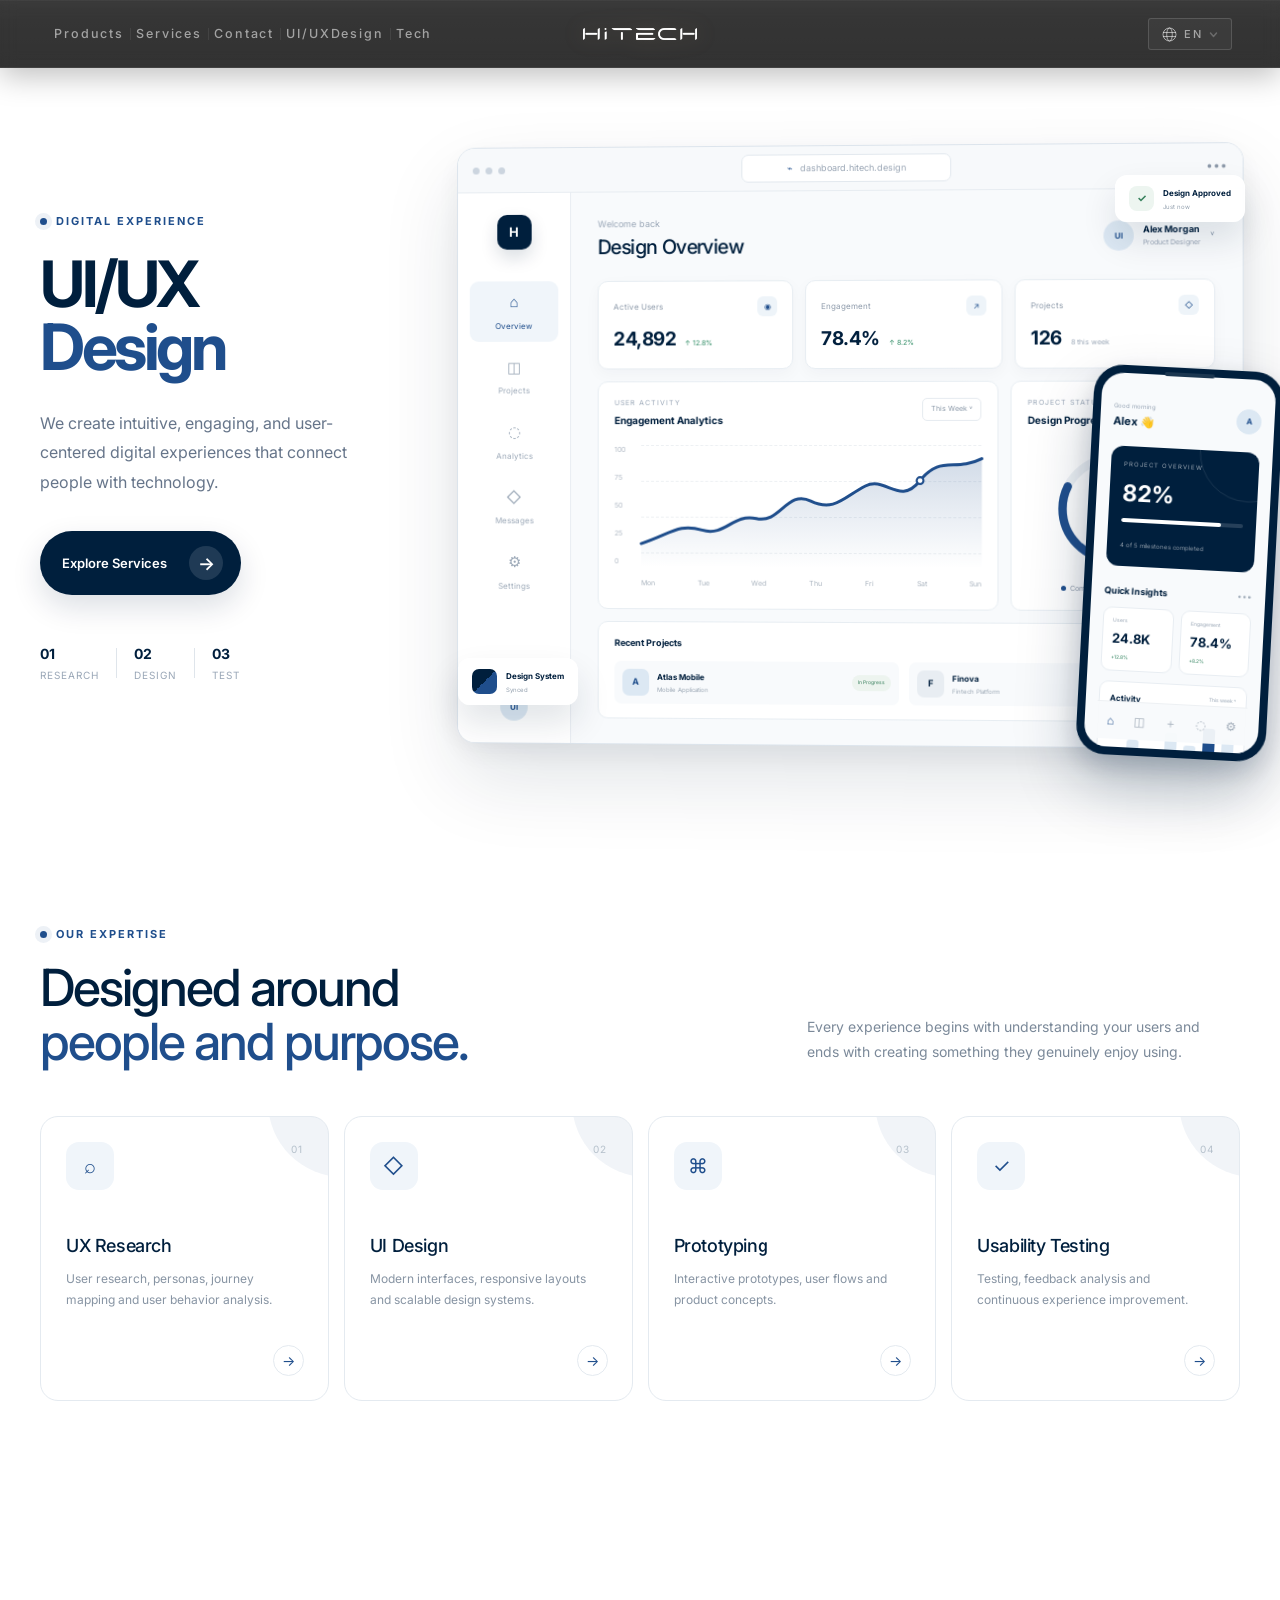
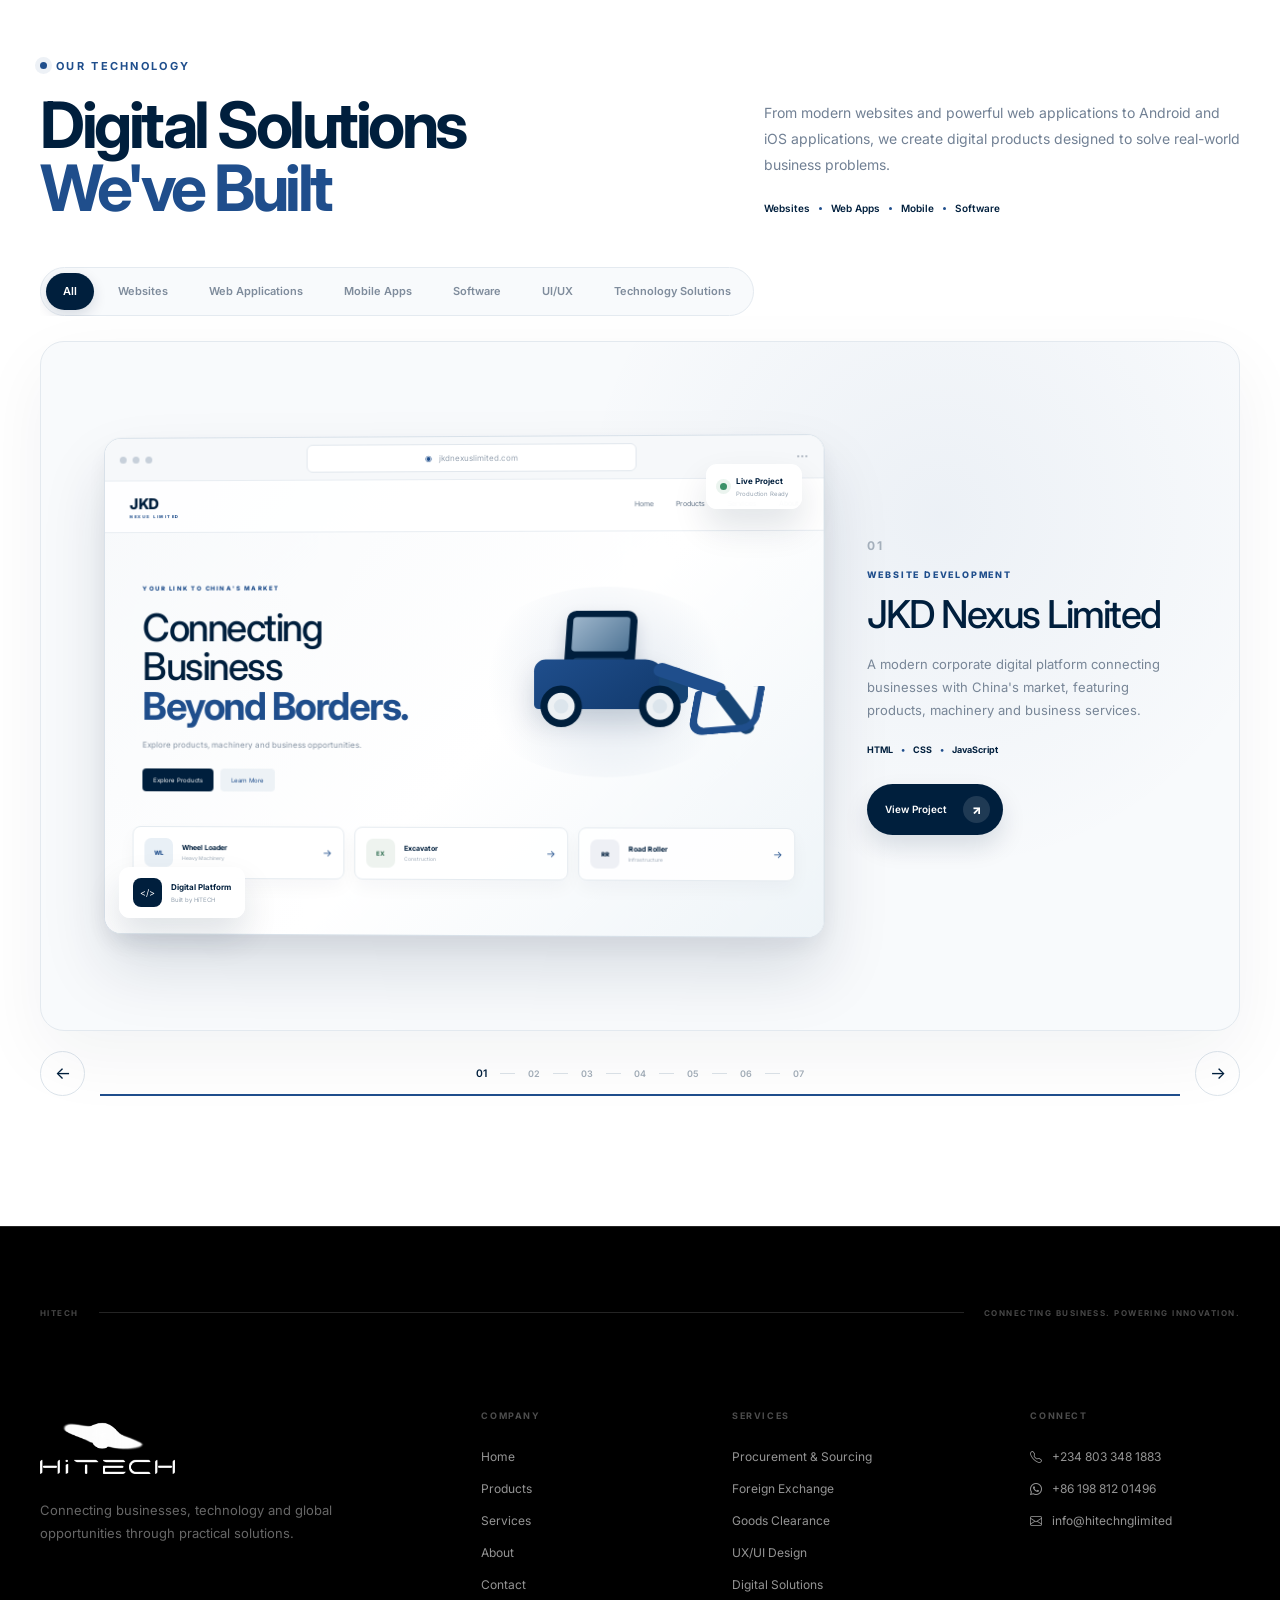
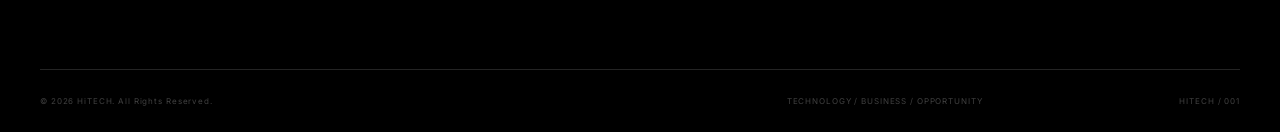
<file: uiuxdesign.html>
<!DOCTYPE html>
<html lang="en">
<head>
  <meta charset="UTF-8" />
  <meta name="viewport" content="width=device-width, initial-scale=1.0" />
  <title>HiTECH UI/UX|Design</title>
  <link rel="icon" href="favicon.ico">

  <!-- Google Fonts -->
  <link href="https://fonts.googleapis.com/css2?family=Inter:wght@300;400;500;600;900&display=swap" rel="stylesheet">

  <!-- Font Awesome -->
  <link rel="stylesheet" href="https://cdnjs.cloudflare.com/ajax/libs/font-awesome/6.5.0/css/all.min.css">

  <!-- Bootstrap 5 CSS -->
  <link href="https://cdn.jsdelivr.net/npm/bootstrap@5.3.2/dist/css/bootstrap.min.css" rel="stylesheet">

  <!-- Your CSS -->
  <link rel="stylesheet" href="css/style.css">

  <!-- Icons -->
  <link rel="stylesheet" href="https://cdn.jsdelivr.net/npm/bootstrap-icons@1.11.3/font/bootstrap-icons.min.css">

  <!-- Swiper CSS -->
  <link rel="stylesheet" href="https://cdn.jsdelivr.net/npm/swiper@11/swiper-bundle.min.css">

</head>
<body>

  <!-- ═══════════════════════════════════════════
       HEADER
  ════════════════════════════════════════════ -->
  <header class="header">
    <div class="header-inner">

      <!-- LEFT: Nav links -->
      <nav class="header-nav">
        <a href="product.html">Products</a>
        <a href="service.html">Services</a>
        <a href="contact.html">Contact</a>
        <a href="uiuxdesign.html">UI/UXDesign</a>
        <a href="tech.html">Tech</a>
      </nav>

    <button class="menu-btn" id="menuBtn" aria-label="Menu">
    <span></span>
    <span></span>
    <span></span>
    </button>

<div class="menu-overlay" id="menuOverlay"></div>

<nav class="mobile-menu" id="mobileMenu">

    <a href="product.html"><i class="fas fa-box"></i><span>Products</span></a>

    <a href="service.html"><i class="fas fa-cogs"></i><span>Services</span></a>

    <a href="contact.html"><i class="fas fa-envelope"></i><span>Contact</span></a>

    <a href="uiuxdesign.html"><i class="fas fa-palette"></i><span>UI/UXDesign</span></a>

    <a href="tech.html"><i class="fas fa-info-circle"></i><span>Tech</span></a>

</nav>

      <div class="menu-overlay" id="menuOverlay"></div>

      <!-- CENTER: Logo -->
<div class="header-logo">
    <a href="./index.html" class="hitech-logo-link" aria-label="Home">
        <img src="./img/HiTECH.png" alt="HiTECH" class="logo-img">
    </a>
</div>

      <!-- RIGHT: Language -->
      <div class="header-right">
        <button class="lang-btn" id="langBtn" onclick="toggleLang()">
          <svg width="15" height="15" viewBox="0 0 15 15" fill="none" aria-hidden="true">
            <circle cx="7.5" cy="7.5" r="6.5" stroke="currentColor" stroke-width="1"/>
            <ellipse cx="7.5" cy="7.5" rx="2.8" ry="6.5" stroke="currentColor" stroke-width="1"/>
            <line x1="1" y1="5.5" x2="14" y2="5.5" stroke="currentColor" stroke-width="1"/>
            <line x1="1" y1="9.5" x2="14" y2="9.5" stroke="currentColor" stroke-width="1"/>
          </svg>
          <span id="currentLang">EN</span>
          <svg class="chev" viewBox="0 0 9 9" fill="none" width="9" height="9">
            <polyline points="1.5,3 4.5,6.5 7.5,3" stroke="currentColor" stroke-width="1.4" stroke-linecap="round" stroke-linejoin="round"/>
          </svg>
        </button>

        <div class="lang-menu" id="langMenu">
          <a href="#" class="active" onclick="selectLang(event,'EN')">🌐 Global · English</a>
          <a href="#" onclick="selectLang(event,'中文')">🇨🇳 China · 简体中文</a>
          <a href="#" onclick="selectLang(event,'FR')">🇫🇷 France · Français</a>
          <a href="#" onclick="selectLang(event,'DE')">🇩🇪 Germany · Deutsch</a>
          <a href="#" onclick="selectLang(event,'AR')">🇸🇦 Arabic · العربية</a>
        </div>
      </div>

    </div>
  </header>

<!-- =========================================================
     HITECH UI/UX DESIGN SECTION
========================================================= -->

<section class="hitech-ux-section" id="hitech-ux-design">

    <div class="hitech-ux-container">

        <!-- =================================================
             SECTION INTRO + UI SHOWCASE
        ================================================== -->
        <div class="hitech-ux-hero">

            <!-- LEFT: TEXT CONTENT -->
            <div class="hitech-ux-content">

                <span class="hitech-ux-label">
                    <span class="hitech-ux-label-dot"></span>
                    DIGITAL EXPERIENCE
                </span>

                <h2 class="hitech-ux-title">
                    UI/UX <span>Design</span>
                </h2>

                <p class="hitech-ux-description">
                    We create intuitive, engaging, and user-centered
                    digital experiences that connect people with technology.
                </p>

                <a href="#hitech-ux-services" class="hitech-ux-cta">
                    <span>Explore Services</span>
                    <span class="hitech-ux-cta-arrow">→</span>
                </a>

                <!-- Small supporting information -->
                <div class="hitech-ux-meta">
                    <div class="hitech-ux-meta-item">
                        <strong>01</strong>
                        <span>Research</span>
                    </div>

                    <div class="hitech-ux-meta-line"></div>

                    <div class="hitech-ux-meta-item">
                        <strong>02</strong>
                        <span>Design</span>
                    </div>

                    <div class="hitech-ux-meta-line"></div>

                    <div class="hitech-ux-meta-item">
                        <strong>03</strong>
                        <span>Test</span>
                    </div>
                </div>

            </div>


            <!-- =================================================
                 RIGHT: UI/UX INTERFACE SHOWCASE
            ================================================== -->
            <div class="hitech-ux-showcase">

                <!-- Floating notification -->
                <div class="hitech-ux-floating hitech-ux-floating-notification">
                    <div class="hitech-ux-floating-icon">
                        ✓
                    </div>

                    <div>
                        <strong>Design Approved</strong>
                        <small>Just now</small>
                    </div>
                </div>


                <!-- Desktop Browser -->
                <div class="hitech-ux-browser">

                    <!-- Browser top bar -->
                    <div class="hitech-ux-browser-bar">

                        <div class="hitech-ux-browser-dots">
                            <span></span>
                            <span></span>
                            <span></span>
                        </div>

                        <div class="hitech-ux-browser-address">
                            <span class="hitech-ux-lock">⌁</span>
                            dashboard.hitech.design
                        </div>

                        <div class="hitech-ux-browser-menu">
                            •••
                        </div>

                    </div>


                    <!-- Dashboard -->
                    <div class="hitech-ux-dashboard">

                        <!-- Sidebar -->
                        <aside class="hitech-ux-sidebar">

                            <div class="hitech-ux-app-logo">
                                <span>H</span>
                            </div>

                            <nav class="hitech-ux-sidebar-nav">

                                <a href="#" class="active">
                                    <span>⌂</span>
                                    <em>Overview</em>
                                </a>

                                <a href="#">
                                    <span>◫</span>
                                    <em>Projects</em>
                                </a>

                                <a href="#">
                                    <span>◌</span>
                                    <em>Analytics</em>
                                </a>

                                <a href="#">
                                    <span>◇</span>
                                    <em>Messages</em>
                                </a>

                                <a href="#">
                                    <span>⚙</span>
                                    <em>Settings</em>
                                </a>

                            </nav>

                            <div class="hitech-ux-sidebar-bottom">
                                <div class="hitech-ux-mini-avatar">
                                    UI
                                </div>
                            </div>

                        </aside>


                        <!-- Main Dashboard -->
                        <main class="hitech-ux-dashboard-main">

                            <!-- Dashboard header -->
                            <div class="hitech-ux-dashboard-header">

                                <div>
                                    <span class="hitech-ux-dashboard-greeting">
                                        Welcome back
                                    </span>

                                    <h3>
                                        Design Overview
                                    </h3>
                                </div>

                                <div class="hitech-ux-user">

                                    <div class="hitech-ux-user-avatar">
                                        UI
                                    </div>

                                    <div class="hitech-ux-user-details">
                                        <strong>Alex Morgan</strong>
                                        <small>Product Designer</small>
                                    </div>

                                    <span class="hitech-ux-user-chevron">
                                        ˅
                                    </span>

                                </div>

                            </div>


                            <!-- Statistics -->
                            <div class="hitech-ux-stat-grid">

                                <div class="hitech-ux-stat-card">
                                    <div class="hitech-ux-stat-top">
                                        <span>Active Users</span>
                                        <span class="hitech-ux-stat-icon">◉</span>
                                    </div>

                                    <strong>24,892</strong>

                                    <small class="positive">
                                        ↑ 12.8%
                                    </small>
                                </div>

                                <div class="hitech-ux-stat-card">
                                    <div class="hitech-ux-stat-top">
                                        <span>Engagement</span>
                                        <span class="hitech-ux-stat-icon">↗</span>
                                    </div>

                                    <strong>78.4%</strong>

                                    <small class="positive">
                                        ↑ 8.2%
                                    </small>
                                </div>

                                <div class="hitech-ux-stat-card">
                                    <div class="hitech-ux-stat-top">
                                        <span>Projects</span>
                                        <span class="hitech-ux-stat-icon">◇</span>
                                    </div>

                                    <strong>126</strong>

                                    <small class="neutral">
                                        8 this week
                                    </small>
                                </div>

                            </div>


                            <!-- Analytics area -->
                            <div class="hitech-ux-dashboard-grid">

                                <!-- Chart -->
                                <div class="hitech-ux-chart-card">

                                    <div class="hitech-ux-card-heading">

                                        <div>
                                            <span>USER ACTIVITY</span>
                                            <strong>Engagement Analytics</strong>
                                        </div>

                                        <button>
                                            This Week ˅
                                        </button>

                                    </div>

                                    <div class="hitech-ux-chart">

                                        <div class="hitech-ux-chart-y">
                                            <span>100</span>
                                            <span>75</span>
                                            <span>50</span>
                                            <span>25</span>
                                            <span>0</span>
                                        </div>

                                        <div class="hitech-ux-chart-area">

                                            <div class="hitech-ux-chart-gridline"></div>
                                            <div class="hitech-ux-chart-gridline"></div>
                                            <div class="hitech-ux-chart-gridline"></div>
                                            <div class="hitech-ux-chart-gridline"></div>

                                            <svg
                                                class="hitech-ux-line-chart"
                                                viewBox="0 0 500 180"
                                                preserveAspectRatio="none"
                                            >

                                                <defs>
                                                    <linearGradient
                                                        id="hitechChartFade"
                                                        x1="0"
                                                        y1="0"
                                                        x2="0"
                                                        y2="1"
                                                    >
                                                        <stop
                                                            offset="0%"
                                                            stop-color="#1F4E8C"
                                                            stop-opacity=".20"
                                                        />

                                                        <stop
                                                            offset="100%"
                                                            stop-color="#1F4E8C"
                                                            stop-opacity="0"
                                                        />
                                                    </linearGradient>
                                                </defs>

                                                <path
                                                    class="hitech-ux-chart-fill"
                                                    d="M0,145
                                                       C45,130 55,115 90,125
                                                       S135,100 170,108
                                                       S215,65 250,82
                                                       S300,75 330,60
                                                       S380,90 410,52
                                                       S460,40 500,20
                                                       L500,180
                                                       L0,180 Z"
                                                ></path>

                                                <path
                                                    class="hitech-ux-chart-line"
                                                    d="M0,145
                                                       C45,130 55,115 90,125
                                                       S135,100 170,108
                                                       S215,65 250,82
                                                       S300,75 330,60
                                                       S380,90 410,52
                                                       S460,40 500,20"
                                                ></path>

                                                <circle
                                                    cx="410"
                                                    cy="52"
                                                    r="5"
                                                    class="hitech-ux-chart-point"
                                                ></circle>

                                            </svg>

                                            <div class="hitech-ux-chart-x">
                                                <span>Mon</span>
                                                <span>Tue</span>
                                                <span>Wed</span>
                                                <span>Thu</span>
                                                <span>Fri</span>
                                                <span>Sat</span>
                                                <span>Sun</span>
                                            </div>

                                        </div>

                                    </div>

                                </div>


                                <!-- Progress card -->
                                <div class="hitech-ux-progress-card">

                                    <div class="hitech-ux-card-heading">
                                        <div>
                                            <span>PROJECT STATUS</span>
                                            <strong>Design Progress</strong>
                                        </div>
                                    </div>

                                    <div class="hitech-ux-progress-circle">

                                        <svg viewBox="0 0 120 120">

                                            <circle
                                                class="hitech-ux-progress-bg"
                                                cx="60"
                                                cy="60"
                                                r="48"
                                            ></circle>

                                            <circle
                                                class="hitech-ux-progress-value"
                                                cx="60"
                                                cy="60"
                                                r="48"
                                            ></circle>

                                        </svg>

                                        <div>
                                            <strong>82%</strong>
                                            <small>Complete</small>
                                        </div>

                                    </div>

                                    <div class="hitech-ux-progress-info">
                                        <span>
                                            <i></i>
                                            Completed
                                        </span>

                                        <span>
                                            <i></i>
                                            Remaining
                                        </span>
                                    </div>

                                </div>

                            </div>


                            <!-- Recent projects -->
                            <div class="hitech-ux-projects">

                                <div class="hitech-ux-project-heading">
                                    <strong>Recent Projects</strong>
                                    <a href="#">View all →</a>
                                </div>

                                <div class="hitech-ux-project-list">

                                    <div class="hitech-ux-project">

                                        <div class="hitech-ux-project-icon">
                                            A
                                        </div>

                                        <div>
                                            <strong>Atlas Mobile</strong>
                                            <small>Mobile Application</small>
                                        </div>

                                        <span class="hitech-ux-project-status">
                                            In Progress
                                        </span>

                                    </div>

                                    <div class="hitech-ux-project">

                                        <div class="hitech-ux-project-icon second">
                                            F
                                        </div>

                                        <div>
                                            <strong>Finova</strong>
                                            <small>Fintech Platform</small>
                                        </div>

                                        <span class="hitech-ux-project-status completed">
                                            Completed
                                        </span>

                                    </div>

                                </div>

                            </div>

                        </main>

                    </div>

                </div>


                <!-- Mobile UI -->
                <div class="hitech-ux-mobile">

                    <div class="hitech-ux-mobile-speaker"></div>

                    <div class="hitech-ux-mobile-screen">

                        <div class="hitech-ux-mobile-header">
                            <div>
                                <small>Good morning</small>
                                <strong>Alex 👋</strong>
                            </div>

                            <div class="hitech-ux-mobile-avatar">
                                A
                            </div>
                        </div>


                        <div class="hitech-ux-mobile-balance">
                            <span>PROJECT OVERVIEW</span>
                            <strong>82%</strong>

                            <div class="hitech-ux-mobile-progress">
                                <i></i>
                            </div>

                            <small>
                                4 of 5 milestones completed
                            </small>
                        </div>


                        <div class="hitech-ux-mobile-section-title">
                            <strong>Quick Insights</strong>
                            <span>•••</span>
                        </div>


                        <div class="hitech-ux-mobile-cards">

                            <div>
                                <span>Users</span>
                                <strong>24.8K</strong>
                                <small>+12.8%</small>
                            </div>

                            <div>
                                <span>Engagement</span>
                                <strong>78.4%</strong>
                                <small>+8.2%</small>
                            </div>

                        </div>


                        <div class="hitech-ux-mobile-activity">

                            <div class="hitech-ux-mobile-activity-head">
                                <strong>Activity</strong>
                                <span>This week ˅</span>
                            </div>

                            <div class="hitech-ux-mobile-bars">

                                <i style="height:42%"></i>
                                <i style="height:64%"></i>
                                <i style="height:52%"></i>
                                <i style="height:78%"></i>
                                <i style="height:60%"></i>
                                <i style="height:88%"></i>
                                <i style="height:72%"></i>

                            </div>

                        </div>


                        <div class="hitech-ux-mobile-nav">

                            <span class="active">⌂</span>
                            <span>◫</span>
                            <span>＋</span>
                            <span>◌</span>
                            <span>⚙</span>

                        </div>

                    </div>

                </div>


                <!-- Floating design tool -->
                <div class="hitech-ux-floating hitech-ux-floating-tool">

                    <div class="hitech-ux-tool-shape"></div>

                    <div>
                        <strong>Design System</strong>
                        <small>Synced</small>
                    </div>

                </div>

            </div>

        </div>


        <!-- =================================================
             SERVICES
        ================================================== -->
        <div class="hitech-ux-services" id="hitech-ux-services">

            <div class="hitech-ux-services-heading">

                <div>
                    <span class="hitech-ux-label">
                        <span class="hitech-ux-label-dot"></span>
                        OUR EXPERTISE
                    </span>

                    <h3>
                        Designed around<br>
                        <span>people and purpose.</span>
                    </h3>
                </div>

                <p>
                    Every experience begins with understanding your users
                    and ends with creating something they genuinely enjoy using.
                </p>

            </div>


            <div class="hitech-ux-service-grid">

                <!-- Service 01 -->
                <article class="hitech-ux-card">

                    <div class="hitech-ux-card-number">
                        01
                    </div>

                    <div class="hitech-ux-service-icon">
                        <span>⌕</span>
                    </div>

                    <h4>
                        UX Research
                    </h4>

                    <p>
                        User research, personas, journey mapping and
                        user behavior analysis.
                    </p>

                    <div class="hitech-ux-card-arrow">
                        →
                    </div>

                </article>


                <!-- Service 02 -->
                <article class="hitech-ux-card">

                    <div class="hitech-ux-card-number">
                        02
                    </div>

                    <div class="hitech-ux-service-icon">
                        <span>◇</span>
                    </div>

                    <h4>
                        UI Design
                    </h4>

                    <p>
                        Modern interfaces, responsive layouts and
                        scalable design systems.
                    </p>

                    <div class="hitech-ux-card-arrow">
                        →
                    </div>

                </article>


                <!-- Service 03 -->
                <article class="hitech-ux-card">

                    <div class="hitech-ux-card-number">
                        03
                    </div>

                    <div class="hitech-ux-service-icon">
                        <span>⌘</span>
                    </div>

                    <h4>
                        Prototyping
                    </h4>

                    <p>
                        Interactive prototypes, user flows and
                        product concepts.
                    </p>

                    <div class="hitech-ux-card-arrow">
                        →
                    </div>

                </article>


                <!-- Service 04 -->
                <article class="hitech-ux-card">

                    <div class="hitech-ux-card-number">
                        04
                    </div>

                    <div class="hitech-ux-service-icon">
                        <span>✓</span>
                    </div>

                    <h4>
                        Usability Testing
                    </h4>

                    <p>
                        Testing, feedback analysis and continuous
                        experience improvement.
                    </p>

                    <div class="hitech-ux-card-arrow">
                        →
                    </div>

                </article>

            </div>

        </div>

    </div>

</section>
<!-- =========================================================
     HITECH — OUR TECHNOLOGY WORK
     Self-contained portfolio section
========================================================= -->

<section class="hitech-tech-section" id="hitech-tech-work">

    <div class="hitech-tech-container">

        <!-- =====================================================
             SECTION HEADER
        ====================================================== -->

        <div class="hitech-tech-header">

            <div class="hitech-tech-header-copy">

                <span class="hitech-tech-eyebrow">
                    <span class="hitech-tech-eyebrow-dot"></span>
                    OUR TECHNOLOGY
                </span>

                <h2 class="hitech-tech-title">
                    Digital Solutions
                    <span>We've Built</span>
                </h2>

            </div>

            <div class="hitech-tech-header-side">

                <p>
                    From modern websites and powerful web applications
                    to Android and iOS applications, we create digital
                    products designed to solve real-world business problems.
                </p>

                <div class="hitech-tech-capabilities">
                    <span>Websites</span>
                    <i></i>
                    <span>Web Apps</span>
                    <i></i>
                    <span>Mobile</span>
                    <i></i>
                    <span>Software</span>
                </div>

            </div>

        </div>


        <!-- =====================================================
             CATEGORY FILTER
        ====================================================== -->

        <div class="hitech-tech-filter-wrap">

            <div class="hitech-tech-filter" role="tablist">

                <button
                    class="hitech-tech-filter-btn active"
                    type="button"
                    data-filter="all"
                >
                    All
                </button>

                <button
                    class="hitech-tech-filter-btn"
                    type="button"
                    data-filter="websites"
                >
                    Websites
                </button>

                <button
                    class="hitech-tech-filter-btn"
                    type="button"
                    data-filter="web-applications"
                >
                    Web Applications
                </button>

                <button
                    class="hitech-tech-filter-btn"
                    type="button"
                    data-filter="mobile"
                >
                    Mobile Apps
                </button>

                <button
                    class="hitech-tech-filter-btn"
                    type="button"
                    data-filter="software"
                >
                    Software
                </button>

                <button
                    class="hitech-tech-filter-btn"
                    type="button"
                    data-filter="uiux"
                >
                    UI/UX
                </button>

                <button
                    class="hitech-tech-filter-btn"
                    type="button"
                    data-filter="solutions"
                >
                    Technology Solutions
                </button>

            </div>

        </div>


        <!-- =====================================================
             PORTFOLIO CAROUSEL
        ====================================================== -->

        <div class="hitech-tech-portfolio">

            <div class="hitech-tech-stage">


                <!-- =================================================
                     PROJECT 01 — JKD NEXUS
                ================================================== -->

                <article
                    class="hitech-tech-project active"
                    data-category="websites"
                    data-project="1"
                >

                    <div class="hitech-tech-project-visual">

                        <div class="hitech-tech-browser">

                            <!-- Browser chrome -->
                            <div class="hitech-tech-browser-top">

                                <div class="hitech-tech-browser-dots">
                                    <span></span>
                                    <span></span>
                                    <span></span>
                                </div>

                                <div class="hitech-tech-browser-address">
                                    <span class="hitech-tech-address-lock">
                                        ◉
                                    </span>

                                    jkdnexuslimited.com

                                </div>

                                <div class="hitech-tech-browser-actions">
                                    ⋯
                                </div>

                            </div>


                            <!-- Browser content -->
                            <div class="hitech-tech-jkd-preview">

                                <!-- Navigation -->
                                <div class="hitech-tech-jkd-nav">

                                    <div class="hitech-tech-jkd-logo">
                                        JKD
                                        <small>NEXUS LIMITED</small>
                                    </div>

                                    <div class="hitech-tech-jkd-links">
                                        <span>Home</span>
                                        <span>Products</span>
                                        <span>Services</span>
                                        <span>About</span>
                                    </div>

                                    <div class="hitech-tech-jkd-menu">
                                        ☰
                                    </div>

                                </div>


                                <!-- Hero -->
                                <div class="hitech-tech-jkd-hero">

                                    <div class="hitech-tech-jkd-hero-copy">

                                        <small>
                                            YOUR LINK TO CHINA'S MARKET
                                        </small>

                                        <h3>
                                            Connecting Business
                                            <strong>Beyond Borders.</strong>
                                        </h3>

                                        <p>
                                            Explore products, machinery
                                            and business opportunities.
                                        </p>

                                        <div class="hitech-tech-jkd-buttons">
                                            <span>Explore Products</span>
                                            <span>Learn More</span>
                                        </div>

                                    </div>


                                    <!-- Machinery visual -->
                                    <div class="hitech-tech-machine-scene">

                                        <div class="hitech-tech-machine-glow"></div>

                                        <!-- Wheel loader -->
                                        <div class="hitech-tech-loader">

                                            <div class="hitech-tech-loader-cabin">
                                                <div></div>
                                            </div>

                                            <div class="hitech-tech-loader-body">
                                                <span></span>
                                                <span></span>
                                            </div>

                                            <div class="hitech-tech-loader-arm"></div>

                                            <div class="hitech-tech-loader-bucket"></div>

                                            <div class="hitech-tech-loader-wheel one"></div>
                                            <div class="hitech-tech-loader-wheel two"></div>

                                        </div>

                                    </div>

                                </div>


                                <!-- Product cards -->
                                <div class="hitech-tech-jkd-products">

                                    <div class="hitech-tech-jkd-product">

                                        <div class="hitech-tech-product-icon">
                                            WL
                                        </div>

                                        <div>
                                            <strong>Wheel Loader</strong>
                                            <small>Heavy Machinery</small>
                                        </div>

                                        <span>→</span>

                                    </div>

                                    <div class="hitech-tech-jkd-product">

                                        <div class="hitech-tech-product-icon excavator">
                                            EX
                                        </div>

                                        <div>
                                            <strong>Excavator</strong>
                                            <small>Construction</small>
                                        </div>

                                        <span>→</span>

                                    </div>

                                    <div class="hitech-tech-jkd-product">

                                        <div class="hitech-tech-product-icon roller">
                                            RR
                                        </div>

                                        <div>
                                            <strong>Road Roller</strong>
                                            <small>Infrastructure</small>
                                        </div>

                                        <span>→</span>

                                    </div>

                                </div>

                            </div>

                        </div>


                        <!-- Floating technology label -->
                        <div class="hitech-tech-floating hitech-tech-floating-stack">

                            <div class="hitech-tech-floating-icon">
                                &lt;/&gt;
                            </div>

                            <div>
                                <strong>Digital Platform</strong>
                                <small>Built by HiTECH</small>
                            </div>

                        </div>


                        <!-- Floating status -->
                        <div class="hitech-tech-floating hitech-tech-floating-status">

                            <span class="hitech-tech-status-dot"></span>

                            <div>
                                <strong>Live Project</strong>
                                <small>Production Ready</small>
                            </div>

                        </div>

                    </div>


                    <!-- =================================================
                         PROJECT INFORMATION
                    ================================================== -->

                    <div class="hitech-tech-project-info">

                        <div class="hitech-tech-project-number">
                            01
                        </div>

                        <div class="hitech-tech-project-category">
                            WEBSITE DEVELOPMENT
                        </div>

                        <h3>
                            JKD Nexus Limited
                        </h3>

                        <p>
                            A modern corporate digital platform connecting
                            businesses with China's market, featuring
                            products, machinery and business services.
                        </p>

                        <div class="hitech-tech-project-tech">

                            <span>HTML</span>
                            <i>•</i>
                            <span>CSS</span>
                            <i>•</i>
                            <span>JavaScript</span>

                        </div>

                        <a
                            href="https://jkdnexuslimited.com/"
                            target="_blank"
                            rel="noopener noreferrer"
                            class="hitech-tech-project-button"
                        >
                            <span>View Project</span>
                            <strong>↗</strong>
                        </a>

                    </div>

                </article>


                <!-- =================================================
                     PROJECT 02 — BUSINESS MANAGEMENT SYSTEM
                ================================================== -->

                <article
                    class="hitech-tech-project"
                    data-category="web-applications"
                    data-project="2"
                >

                    <div class="hitech-tech-project-visual">

                        <div class="hitech-tech-dashboard-preview">

                            <div class="hitech-tech-dashboard-sidebar">

                                <div class="hitech-tech-dashboard-brand">
                                    H
                                </div>

                                <span class="active">⌂</span>
                                <span>◫</span>
                                <span>◌</span>
                                <span>▣</span>
                                <span>⚙</span>

                            </div>

                            <div class="hitech-tech-dashboard-content">

                                <div class="hitech-tech-dashboard-head">

                                    <div>
                                        <small>BUSINESS MANAGEMENT</small>
                                        <h3>Overview</h3>
                                    </div>

                                    <div class="hitech-tech-dashboard-user">
                                        <span>AM</span>
                                        Alex Morgan
                                    </div>

                                </div>


                                <div class="hitech-tech-dashboard-stats">

                                    <div>
                                        <small>Total Revenue</small>
                                        <strong>$248,920</strong>
                                        <em>↑ 18.4%</em>
                                    </div>

                                    <div>
                                        <small>Customers</small>
                                        <strong>8,429</strong>
                                        <em>↑ 12.1%</em>
                                    </div>

                                    <div>
                                        <small>Orders</small>
                                        <strong>1,284</strong>
                                        <em>↑ 9.8%</em>
                                    </div>

                                </div>


                                <div class="hitech-tech-dashboard-chart">

                                    <div class="hitech-tech-chart-head">
                                        <strong>Business Performance</strong>
                                        <span>2026</span>
                                    </div>

                                    <div class="hitech-tech-chart-lines">
                                        <i></i>
                                        <i></i>
                                        <i></i>
                                        <i></i>
                                    </div>

                                    <svg
                                        viewBox="0 0 600 180"
                                        preserveAspectRatio="none"
                                    >

                                        <path
                                            d="M0 145 C70 135 90 100 150 118 S240 65 300 92 S390 110 440 58 S530 55 600 20"
                                        ></path>

                                    </svg>

                                </div>

                            </div>

                        </div>

                    </div>


                    <div class="hitech-tech-project-info">

                        <div class="hitech-tech-project-number">
                            02
                        </div>

                        <div class="hitech-tech-project-category">
                            WEB APPLICATION
                        </div>

                        <h3>
                            Business Management System
                        </h3>

                        <p>
                            A centralized business application designed
                            to manage operations, customers, analytics,
                            orders and organizational workflows.
                        </p>

                        <div class="hitech-tech-project-tech">

                            <span>HTML</span>
                            <i>•</i>
                            <span>CSS</span>
                            <i>•</i>
                            <span>JavaScript</span>
                            <i>•</i>
                            <span>Node.js</span>

                        </div>

                        <button
                            type="button"
                            class="hitech-tech-project-button hitech-tech-demo-button"
                        >
                            <span>View Project</span>
                            <strong>↗</strong>
                        </button>

                    </div>

                </article>


                <!-- =================================================
                     PROJECT 03 — MOBILE APPLICATION
                ================================================== -->

                <article
                    class="hitech-tech-project"
                    data-category="mobile"
                    data-project="3"
                >

                    <div class="hitech-tech-project-visual hitech-tech-mobile-visual">

                        <div class="hitech-tech-phone phone-one">

                            <div class="hitech-tech-phone-screen">

                                <div class="hitech-tech-phone-status">
                                    9:41
                                    <span>● ● ●</span>
                                </div>

                                <div class="hitech-tech-phone-header">
                                    <div>
                                        <small>Good morning</small>
                                        <strong>Welcome back</strong>
                                    </div>

                                    <span>AM</span>
                                </div>

                                <div class="hitech-tech-phone-balance">
                                    <small>AVAILABLE BALANCE</small>
                                    <strong>$24,890.00</strong>
                                    <em>+12.8%</em>
                                </div>

                                <div class="hitech-tech-phone-actions">

                                    <div>
                                        <span>↗</span>
                                        Send
                                    </div>

                                    <div>
                                        <span>↓</span>
                                        Receive
                                    </div>

                                    <div>
                                        <span>＋</span>
                                        Add
                                    </div>

                                </div>

                                <div class="hitech-tech-phone-section">
                                    <strong>Recent Activity</strong>

                                    <div>
                                        <span>JD</span>
                                        <p>
                                            Payment received
                                            <small>Today</small>
                                        </p>
                                        <b>+$820</b>
                                    </div>

                                    <div>
                                        <span>NX</span>
                                        <p>
                                            Business purchase
                                            <small>Yesterday</small>
                                        </p>
                                        <b>-$340</b>
                                    </div>

                                </div>

                                <div class="hitech-tech-phone-nav">
                                    <span class="active">⌂</span>
                                    <span>◫</span>
                                    <span>＋</span>
                                    <span>◌</span>
                                    <span>⚙</span>
                                </div>

                            </div>

                        </div>


                        <div class="hitech-tech-phone phone-two">

                            <div class="hitech-tech-phone-screen">

                                <div class="hitech-tech-phone-status">
                                    9:41
                                    <span>● ● ●</span>
                                </div>

                                <div class="hitech-tech-phone-map">

                                    <div class="hitech-tech-map-grid"></div>

                                    <div class="hitech-tech-map-route"></div>

                                    <div class="hitech-tech-map-pin">
                                        ●
                                    </div>

                                </div>

                                <div class="hitech-tech-phone-bottom-card">

                                    <small>DELIVERY STATUS</small>

                                    <strong>
                                        On the way
                                    </strong>

                                    <div>
                                        <span></span>
                                        <span></span>
                                        <span></span>
                                    </div>

                                </div>

                            </div>

                        </div>

                    </div>


                    <div class="hitech-tech-project-info">

                        <div class="hitech-tech-project-number">
                            03
                        </div>

                        <div class="hitech-tech-project-category">
                            ANDROID &amp; IOS
                        </div>

                        <h3>
                            Mobile Business Application
                        </h3>

                        <p>
                            A modern mobile experience designed for
                            customers and teams to access important
                            business services from anywhere.
                        </p>

                        <div class="hitech-tech-project-tech">

                            <span>Android</span>
                            <i>•</i>
                            <span>iOS</span>
                            <i>•</i>
                            <span>API</span>
                            <i>•</i>
                            <span>Cloud</span>

                        </div>

                        <button
                            type="button"
                            class="hitech-tech-project-button hitech-tech-demo-button"
                        >
                            <span>View Project</span>
                            <strong>↗</strong>
                        </button>

                    </div>

                </article>


                <!-- =================================================
                     PROJECT 04 — E-COMMERCE
                ================================================== -->

                <article
                    class="hitech-tech-project"
                    data-category="web-applications"
                    data-project="4"
                >

                    <div class="hitech-tech-project-visual">

                        <div class="hitech-tech-ecommerce">

                            <div class="hitech-tech-ecommerce-nav">

                                <strong>MARKET<span>O</span></strong>

                                <div>
                                    Home
                                    Products
                                    Categories
                                    About
                                </div>

                                <span>⌕　🛒</span>

                            </div>


                            <div class="hitech-tech-ecommerce-body">

                                <div class="hitech-tech-ecommerce-copy">

                                    <small>NEW COLLECTION</small>

                                    <h3>
                                        Better products.
                                        <strong>Better choices.</strong>
                                    </h3>

                                    <p>
                                        A seamless digital shopping
                                        experience designed around
                                        discovery and conversion.
                                    </p>

                                    <span>
                                        Explore Collection →
                                    </span>

                                </div>


                                <div class="hitech-tech-product-orb">

                                    <div class="hitech-tech-product-shape"></div>

                                </div>

                            </div>


                            <div class="hitech-tech-ecommerce-products">

                                <div>
                                    <span>01</span>
                                    <strong>Featured Product</strong>
                                    <small>$129.00</small>
                                </div>

                                <div>
                                    <span>02</span>
                                    <strong>Premium Collection</strong>
                                    <small>$249.00</small>
                                </div>

                                <div>
                                    <span>03</span>
                                    <strong>New Arrival</strong>
                                    <small>$189.00</small>
                                </div>

                            </div>

                        </div>

                    </div>


                    <div class="hitech-tech-project-info">

                        <div class="hitech-tech-project-number">
                            04
                        </div>

                        <div class="hitech-tech-project-category">
                            WEB APPLICATION
                        </div>

                        <h3>
                            E-Commerce Platform
                        </h3>

                        <p>
                            A scalable online commerce experience
                            combining product discovery, customer
                            journeys and digital transactions.
                        </p>

                        <div class="hitech-tech-project-tech">

                            <span>Frontend</span>
                            <i>•</i>
                            <span>Backend</span>
                            <i>•</i>
                            <span>Database</span>
                            <i>•</i>
                            <span>API</span>

                        </div>

                        <button
                            type="button"
                            class="hitech-tech-project-button hitech-tech-demo-button"
                        >
                            <span>View Project</span>
                            <strong>↗</strong>
                        </button>

                    </div>

                </article>


                <!-- =================================================
                     PROJECT 05 — CUSTOM SOFTWARE
                ================================================== -->

                <article
                    class="hitech-tech-project"
                    data-category="software"
                    data-project="5"
                >

                    <div class="hitech-tech-project-visual">

                        <div class="hitech-tech-software-window">

                            <div class="hitech-tech-software-titlebar">

                                <div>
                                    <span></span>
                                    <span></span>
                                    <span></span>
                                </div>

                                <strong>
                                    HiTECH Business Suite
                                </strong>

                                <small>
                                    ● Online
                                </small>

                            </div>


                            <div class="hitech-tech-software-body">

                                <aside>

                                    <div class="hitech-tech-software-logo">
                                        H
                                    </div>

                                    <span class="active">
                                        Dashboard
                                    </span>

                                    <span>
                                        Inventory
                                    </span>

                                    <span>
                                        Customers
                                    </span>

                                    <span>
                                        Reports
                                    </span>

                                    <span>
                                        Settings
                                    </span>

                                </aside>


                                <main>

                                    <div class="hitech-tech-software-heading">

                                        <div>
                                            <small>BUSINESS OPERATIONS</small>
                                            <h3>Control Center</h3>
                                        </div>

                                        <button>
                                            + New Record
                                        </button>

                                    </div>


                                    <div class="hitech-tech-software-cards">

                                        <div>
                                            <small>ACTIVE RECORDS</small>
                                            <strong>14,892</strong>
                                            <span>↑ 14.8%</span>
                                        </div>

                                        <div>
                                            <small>PROCESSED</small>
                                            <strong>9,284</strong>
                                            <span>↑ 8.4%</span>
                                        </div>

                                        <div>
                                            <small>EFFICIENCY</small>
                                            <strong>94.2%</strong>
                                            <span>↑ 5.1%</span>
                                        </div>

                                    </div>


                                    <div class="hitech-tech-software-table">

                                        <div>
                                            <span>CLIENT</span>
                                            <span>STATUS</span>
                                            <span>VALUE</span>
                                        </div>

                                        <div>
                                            <strong>Atlas Group</strong>
                                            <em>Active</em>
                                            <b>$18,200</b>
                                        </div>

                                        <div>
                                            <strong>Nexus Trading</strong>
                                            <em>Active</em>
                                            <b>$12,850</b>
                                        </div>

                                        <div>
                                            <strong>Global Industries</strong>
                                            <em>Pending</em>
                                            <b>$9,420</b>
                                        </div>

                                    </div>

                                </main>

                            </div>

                        </div>

                    </div>


                    <div class="hitech-tech-project-info">

                        <div class="hitech-tech-project-number">
                            05
                        </div>

                        <div class="hitech-tech-project-category">
                            SOFTWARE DEVELOPMENT
                        </div>

                        <h3>
                            Custom Business Software
                        </h3>

                        <p>
                            Purpose-built software designed around
                            unique business processes, operational
                            requirements and long-term scalability.
                        </p>

                        <div class="hitech-tech-project-tech">

                            <span>Custom Software</span>
                            <i>•</i>
                            <span>Database</span>
                            <i>•</i>
                            <span>API</span>

                        </div>

                        <button
                            type="button"
                            class="hitech-tech-project-button hitech-tech-demo-button"
                        >
                            <span>View Project</span>
                            <strong>↗</strong>
                        </button>

                    </div>

                </article>


                <!-- =================================================
                     PROJECT 06 — UI/UX
                ================================================== -->

                <article
                    class="hitech-tech-project"
                    data-category="uiux"
                    data-project="6"
                >

                    <div class="hitech-tech-project-visual hitech-tech-uiux-visual">

                        <div class="hitech-tech-design-board">

                            <div class="hitech-tech-design-toolbar">

                                <strong>
                                    Product Design
                                </strong>

                                <span>
                                    Prototype
                                </span>

                                <span>
                                    Share
                                </span>

                            </div>


                            <div class="hitech-tech-design-canvas">

                                <div class="hitech-tech-design-phone">

                                    <div class="hitech-tech-design-phone-header">
                                        <span>9:41</span>
                                        <span>● ● ●</span>
                                    </div>

                                    <div class="hitech-tech-design-card">
                                        <small>YOUR BALANCE</small>
                                        <strong>$28,420</strong>
                                        <span>+14.8% this month</span>
                                    </div>

                                    <div class="hitech-tech-design-list">

                                        <span></span>
                                        <div>
                                            <strong>Transactions</strong>
                                            <small>Recent activity</small>
                                        </div>

                                    </div>

                                    <div class="hitech-tech-design-list">

                                        <span></span>
                                        <div>
                                            <strong>Analytics</strong>
                                            <small>Performance overview</small>
                                        </div>

                                    </div>

                                    <div class="hitech-tech-design-nav">
                                        <i></i>
                                        <i></i>
                                        <i></i>
                                        <i></i>
                                    </div>

                                </div>


                                <div class="hitech-tech-design-panel">

                                    <small>DESIGN SYSTEM</small>

                                    <strong>
                                        Color &amp; Type
                                    </strong>

                                    <div class="hitech-tech-color-row">
                                        <span></span>
                                        <span></span>
                                        <span></span>
                                        <span></span>
                                    </div>

                                    <div class="hitech-tech-type-line large"></div>
                                    <div class="hitech-tech-type-line"></div>
                                    <div class="hitech-tech-type-line short"></div>

                                    <div class="hitech-tech-design-button">
                                        Primary Action
                                    </div>

                                </div>

                            </div>

                        </div>

                    </div>


                    <div class="hitech-tech-project-info">

                        <div class="hitech-tech-project-number">
                            06
                        </div>

                        <div class="hitech-tech-project-category">
                            UI/UX DESIGN
                        </div>

                        <h3>
                            Digital Product Interface
                        </h3>

                        <p>
                            Research-driven interfaces, design systems
                            and interactive product experiences built
                            around real users.
                        </p>

                        <div class="hitech-tech-project-tech">

                            <span>UX Research</span>
                            <i>•</i>
                            <span>UI Design</span>
                            <i>•</i>
                            <span>Prototyping</span>

                        </div>

                        <button
                            type="button"
                            class="hitech-tech-project-button hitech-tech-demo-button"
                        >
                            <span>View Project</span>
                            <strong>↗</strong>
                        </button>

                    </div>

                </article>


                <!-- =================================================
                     PROJECT 07 — TECHNOLOGY SOLUTIONS
                ================================================== -->

                <article
                    class="hitech-tech-project"
                    data-category="solutions"
                    data-project="7"
                >

                    <div class="hitech-tech-project-visual">

                        <div class="hitech-tech-solution-map">

                            <div class="hitech-tech-solution-header">

                                <div>
                                    <small>TECHNOLOGY ECOSYSTEM</small>
                                    <strong>Connected Solutions</strong>
                                </div>

                                <span>
                                    LIVE
                                </span>

                            </div>


                            <div class="hitech-tech-network">

                                <div class="hitech-tech-network-line line-one"></div>
                                <div class="hitech-tech-network-line line-two"></div>
                                <div class="hitech-tech-network-line line-three"></div>
                                <div class="hitech-tech-network-line line-four"></div>

                                <div class="hitech-tech-network-node center">
                                    <strong>HiTECH</strong>
                                    <small>Core Platform</small>
                                </div>

                                <div class="hitech-tech-network-node top">
                                    <strong>Cloud</strong>
                                    <small>Infrastructure</small>
                                </div>

                                <div class="hitech-tech-network-node left">
                                    <strong>Web</strong>
                                    <small>Applications</small>
                                </div>

                                <div class="hitech-tech-network-node right">
                                    <strong>Mobile</strong>
                                    <small>Android / iOS</small>
                                </div>

                                <div class="hitech-tech-network-node bottom">
                                    <strong>Data</strong>
                                    <small>Analytics</small>
                                </div>

                            </div>

                        </div>

                    </div>


                    <div class="hitech-tech-project-info">

                        <div class="hitech-tech-project-number">
                            07
                        </div>

                        <div class="hitech-tech-project-category">
                            TECHNOLOGY SOLUTIONS
                        </div>

                        <h3>
                            Integrated Digital Solutions
                        </h3>

                        <p>
                            Connected technology ecosystems that bring
                            websites, applications, software, data and
                            digital services together.
                        </p>

                        <div class="hitech-tech-project-tech">

                            <span>Cloud</span>
                            <i>•</i>
                            <span>APIs</span>
                            <i>•</i>
                            <span>Automation</span>
                            <i>•</i>
                            <span>Data</span>

                        </div>

                        <button
                            type="button"
                            class="hitech-tech-project-button hitech-tech-demo-button"
                        >
                            <span>View Project</span>
                            <strong>↗</strong>
                        </button>

                    </div>

                </article>

            </div>


            <!-- =====================================================
                 CAROUSEL CONTROLS
            ====================================================== -->

            <div class="hitech-tech-controls">

                <button
                    type="button"
                    class="hitech-tech-control hitech-tech-prev"
                    aria-label="Previous project"
                >
                    ←
                </button>

                <div class="hitech-tech-indicators">

                    <button
                        type="button"
                        class="active"
                        data-slide="1"
                        aria-label="Go to project 1"
                    >
                        01
                    </button>

                    <span></span>

                    <button
                        type="button"
                        data-slide="2"
                        aria-label="Go to project 2"
                    >
                        02
                    </button>

                    <span></span>

                    <button
                        type="button"
                        data-slide="3"
                        aria-label="Go to project 3"
                    >
                        03
                    </button>

                    <span></span>

                    <button
                        type="button"
                        data-slide="4"
                        aria-label="Go to project 4"
                    >
                        04
                    </button>

                    <span></span>

                    <button
                        type="button"
                        data-slide="5"
                        aria-label="Go to project 5"
                    >
                        05
                    </button>

                    <span></span>

                    <button
                        type="button"
                        data-slide="6"
                        aria-label="Go to project 6"
                    >
                        06
                    </button>

                    <span></span>

                    <button
                        type="button"
                        data-slide="7"
                        aria-label="Go to project 7"
                    >
                        07
                    </button>

                </div>

                <button
                    type="button"
                    class="hitech-tech-control hitech-tech-next"
                    aria-label="Next project"
                >
                    →
                </button>

            </div>


            <!-- Auto play progress -->
            <div class="hitech-tech-progress">

                <span></span>

            </div>

        </div>

    </div>

</section>

<!-- =========================================================
     FOOTER
========================================================= -->

<footer class="hitech-home-footer">

    <div class="hitech-home-container">

        <div class="hitech-home-footer-top">

            <span>
                HITECH
            </span>

            <i></i>

            <span>
                CONNECTING BUSINESS.
                POWERING INNOVATION.
            </span>

        </div>


        <div class="hitech-home-footer-main">


            <div class="hitech-home-footer-brand">

                <img
                    src="img/HiTECHLOGO2.png"
                    alt="HiTECH"
                >

                <p>
                    Connecting businesses, technology and
                    global opportunities through practical
                    solutions.
                </p>

            </div>


            <div class="hitech-home-footer-column">

                <span>
                    COMPANY
                </span>

                <a href="index.html">Home</a>
                <a href="products.html">Products</a>
                <a href="services.html">Services</a>
                <a href="about.html">About</a>
                <a href="contact.html">Contact</a>

            </div>


            <div class="hitech-home-footer-column">

                <span>
                    SERVICES
                </span>

                <a href="services.html">
                    Procurement &amp; Sourcing
                </a>

                <a href="services.html">
                    Foreign Exchange
                </a>

                <a href="services.html">
                    Goods Clearance
                </a>

                <a href="services.html">
                    UX/UI Design
                </a>

                <a href="services.html">
                    Digital Solutions
                </a>

            </div>


            <div class="hitech-home-footer-column">

                <span>
                    CONNECT
                </span>

                <a href="tel:+2348033481883">
                    <i class="bi bi-telephone"></i>
                    +234 803 348 1883
                </a>

                <a
                    href="https://wa.me/8619881201496"
                    target="_blank"
                    rel="noopener"
                >
                    <i class="bi bi-whatsapp"></i>
                    +86 198 812 01496
                </a>

                <a href="mailto:info@hitechnglimited">
                    <i class="bi bi-envelope"></i>
                    info@hitechnglimited
                </a>

            </div>

        </div>


        <div class="hitech-home-footer-bottom">

            <span>
                © 2026 HiTECH. All Rights Reserved.
            </span>

            <span>
                TECHNOLOGY / BUSINESS / OPPORTUNITY
            </span>

            <span>
                HITECH / 001
            </span>

        </div>

    </div>

</footer>


<!-- BACK TO TOP -->

<button
    type="button"
    id="hitechHomeBackTop"
    class="hitech-home-back-top"
    aria-label="Back to top"
>
    <i class="bi bi-arrow-up"></i>
</button>


</div>



</body>

</html>
<!-- Bootstrap 5 JS -->
<script src="https://cdn.jsdelivr.net/npm/bootstrap@5.3.2/dist/js/bootstrap.bundle.min.js"></script>

<!-- Your JS -->
<script src="js/script.js"></script>

</body>
</html>
</file>
<file: css/style.css>
/* ═══════════════════════════════════════════
   HiTECH — style.css
   Premium glass header inspired by AVATR.com
═══════════════════════════════════════════ */

@import url('https://fonts.googleapis.com/css2?family=Inter:ital,wght@0,300;0,400;0,500;0,600;1,300&display=swap');

*, *::before, *::after {
  margin: 0;
  padding: 0;
  box-sizing: border-box;
}

/* ── Design tokens ── */
:root {
  --gold:        #c8a96e;
  --gold-lt:     #dbbe8a;
  --gold-dim:    rgba(200, 169, 110, 0.18);
  --white:       #ffffff;
  --nav-h:       68px;

  --glass-bg:    rgba(8, 8, 10, 0.62);
  --glass-blur:  22px;

  --drop-bg:     rgba(10, 10, 14, 0.96);
  --drop-border: rgba(255, 255, 255, 0.09);
}

body {
  font-family: 'Inter', sans-serif;
  background: #ffffff;
  min-height: 100vh;
}

/* ══════════════════════════════════════
   DARK BLACK GLASS HEADER
══════════════════════════════════════ */

.header{
    width:100%;
    height:var(--nav-h);

    position:fixed;
    top:0;
    left:0;

    z-index:1000;

    /* No tint here */
    background:transparent;

    backdrop-filter:none;
    -webkit-backdrop-filter:none;

    border:none;
    box-shadow:none;
    background:rgba(0,0,0,0.80);
}
/* Header background + blur only */
.header::before{
    content:"";
    position:absolute;
    inset:0;

    background:rgba(0,0,0,0.80);

    backdrop-filter:blur(8px);
    -webkit-backdrop-filter:blur(8px);

    z-index:-1;
}
.header-inner{
    max-width:1440px;
    height:100%;

    margin:0 auto;
    padding:0 48px;

    display:grid;
    grid-template-columns:1fr auto 1fr;
    align-items:center;

    /* Glass effect lives here */
    background:rgba(0,0,0,.25);

    backdrop-filter:blur(20px);
    -webkit-backdrop-filter:blur(20px);

    box-shadow:
        0 8px 30px rgba(0,0,0,.25),
        inset 0 1px 0 rgba(255,255,255,.03);

    transition:.35s ease;
}
.header-inner{
    background:transparent;
    backdrop-filter:none;
    -webkit-backdrop-filter:none;
}

.header-inner.scrolled{
    background:rgba(0,0,0,.18);

    backdrop-filter:blur(24px);
    -webkit-backdrop-filter:blur(24px);
}

/* Subtle glass shine */
.header::before{
    content:"";
    position:absolute;
    top:0;
    left:0;
    width:100%;
    height:100%;

    background:linear-gradient(
        180deg,
        rgba(255,255,255,0.04) 0%,
        rgba(255,255,255,0.01) 30%,
        transparent 100%
    );

    pointer-events:none;
}

/* Thin premium separator */
.header::after{
    content:"";
    position:absolute;
    left:0;
    bottom:0;

    width:100%;
    height:1px;

    background:rgba(255,255,255,0.08);
}


/* 3-column grid: nav | logo | lang */
.header-inner {
  max-width: 1440px;
  margin: 0 auto;
  height: 100%;
  display: grid;
  grid-template-columns: 1fr auto 1fr;
  align-items: center;
  padding: 0 48px;
}

/* ══════════════════════════════════════
   LEFT — Navigation
══════════════════════════════════════ */
.header-nav {
  display: flex;
  align-items: center;
  height: 100%;
}

.header-nav a {
  position: relative;
  display: flex;
  align-items: center;
  height: var(--nav-h);
  padding: 0 6px;

  font-size: 12.5px;
  font-weight: 500;
  letter-spacing: 0.15em;

  color: rgba(255, 255, 255, 0.55);
  text-decoration: none;
  white-space: nowrap;

  transition: color 0.22s ease;
}

/* Gold underline slides in on hover */
.header-nav a::after {
  content: '';
  position: absolute;
  bottom: 0;
  left: 18px;
  right: 18px;
  height: 1.5px;
  background: linear-gradient(90deg, transparent, var(--gold), transparent);
  transform: scaleX(0);
  transform-origin: center;
  transition: transform 0.3s cubic-bezier(0.4, 0, 0.2, 1);
}

.header-nav a:hover {
  color: rgba(255, 255, 255, 0.95);
}

.header-nav a:hover::after {
  transform: scaleX(1);
}

/* Hairline separator between items */
.header-nav a + a::before {
  content: '';
  position: absolute;
  left: 0;
  width: 1px;
  height: 12px;
  background: rgba(255, 255, 255, 0.08);
}

/* ══════════════════════════════════════
   CENTER — Logo image
══════════════════════════════════════ */
.header-logo {
  display: flex;
  align-items: center;
  justify-content: center;
}

.logo-img {
  height: 12px;          /* fits comfortably inside 68px bar */
  width: auto;
  object-fit: contain;

  /* Subtle brightness lift so the logo pops on dark glass */
  filter: brightness(1.08) drop-shadow(0 0 10px rgba(200, 169, 110, 0.25));

  transition: filter 0.3s ease, transform 0.3s ease;
  display: block;
}

.logo-img:hover {
  filter: brightness(1.18) drop-shadow(0 0 16px rgba(200, 169, 110, 0.45));
  transform: scale(1.03);
}

/* ══════════════════════════════════════
   RIGHT — Language selector
══════════════════════════════════════ */
.header-right {
  display: flex;
  align-items: center;
  justify-content: flex-end;
  position: relative;
}

.lang-btn {
  display: flex;
  align-items: center;
  gap: 7px;
  padding: 7px 13px;

  background: rgba(255, 255, 255, 0.04);
  border: 0.5px solid rgba(255, 255, 255, 0.14);
  border-radius: 3px;

  font-size: 11px;
  font-weight: 500;
  letter-spacing: 0.12em;
  text-transform: uppercase;
  color: rgba(255, 255, 255, 0.55);

  font-family: inherit;
  cursor: pointer;
  transition: color 0.2s, border-color 0.2s, background 0.2s;
}

.lang-btn svg { flex-shrink: 0; }

.lang-btn:hover {
  color: var(--white);
  border-color: rgba(255, 255, 255, 0.32);
  background: rgba(255, 255, 255, 0.07);
}

.lang-btn.open {
  color: var(--gold);
  border-color: rgba(200, 169, 110, 0.45);
  background: var(--gold-dim);
}

.chev {
  opacity: 0.45;
  transition: transform 0.25s ease, opacity 0.2s;
  flex-shrink: 0;
}

.lang-btn.open .chev {
  transform: rotate(180deg);
  opacity: 0.85;
}

/* ══════════════════════════════════════
   LANGUAGE DROPDOWN
══════════════════════════════════════ */
.lang-menu {
  display: none;
  position: absolute;
  top: calc(100% + 10px);
  right: 0;

  background: var(--drop-bg);
  backdrop-filter: blur(28px) saturate(140%);
  -webkit-backdrop-filter: blur(28px) saturate(140%);

  border: 0.5px solid var(--drop-border);
  border-top: 2px solid var(--gold);
  border-radius: 0 0 4px 4px;

  box-shadow:
    0 4px 6px -1px rgba(0, 0, 0, 0.4),
    0 20px 48px -8px rgba(0, 0, 0, 0.65),
    inset 0 1px 0 rgba(255, 255, 255, 0.04);

  min-width: 210px;
  overflow: hidden;
  animation: dropIn 0.18s cubic-bezier(0.16, 1, 0.3, 1);
  z-index: 200;
}

.lang-menu.open { display: block; }

@keyframes dropIn {
  from { opacity: 0; transform: translateY(-8px) scale(0.98); }
  to   { opacity: 1; transform: translateY(0)   scale(1); }
}

.lang-menu a {
  display: flex;
  align-items: center;
  gap: 11px;
  padding: 12px 18px;

  font-size: 11.5px;
  letter-spacing: 0.05em;
  color: rgba(255, 255, 255, 0.5);
  text-decoration: none;

  border-bottom: 0.5px solid rgba(255, 255, 255, 0.04);
  transition: color 0.15s, background 0.15s, padding-left 0.2s;
}

.lang-menu a:last-child { border-bottom: none; }

.lang-menu a:hover {
  color: var(--white);
  background: rgba(255, 255, 255, 0.04);
  padding-left: 22px;
}

.lang-menu a.active { color: var(--gold); }

/* ══════════════════════════════════════
   DEMO PAGE BACKGROUND
══════════════════════════════════════ */
.page-bg {
  width: 100%;
  height: calc(100vh - var(--nav-h));
  background:
    radial-gradient(ellipse 70% 55% at 50% 100%, rgba(200, 169, 110, 0.07) 0%, transparent 70%),
    radial-gradient(ellipse 50% 40% at 20% 20%, rgba(255,255,255,0.02) 0%, transparent 60%),
    linear-gradient(180deg, #0d0d0d 0%, #080808 100%);
  display: flex;
  flex-direction: column;
  align-items: center;
  justify-content: center;
  gap: 12px;
}

.page-bg .eyebrow {
  font-size: 10px;
  letter-spacing: 0.3em;
  text-transform: uppercase;
  color: rgba(255, 255, 255, 0.18);
}

.page-bg .headline {
  font-size: 48px;
  font-weight: 300;
  letter-spacing: 0.15em;
  text-transform: uppercase;
  color: rgba(255, 255, 255, 0.82);
}

.page-bg .sub {
  font-size: 12px;
  letter-spacing: 0.08em;
  color: var(--gold);
  opacity: 0.75;
}

/* Remove browser spacing */
html,
body{
    margin:0;
    padding:0;
}

/* Make banner start from the absolute top */
.hero-banner{
    position:relative;
    width:100%;
    height:100vh;

    margin:0 !important;
    padding:0 !important;

    top:0;
    left:0;

    overflow:hidden;
}

/* Banner image fills the entire hero */
.hero-image{
    position:absolute;
    inset:0;

    width:100%;
    height:100%;

    object-fit:cover;
    object-position:center center;
}

/* Prevent Bootstrap or other elements from adding space */
header,
section,
.carousel,
.carousel-inner,
.carousel-item{
    margin:0;
    padding:0;
}

.carousel,
.carousel-inner,
.carousel-item{
    height:100vh;
}

.hero-image{
    width:100%;
    height:100%;
    object-fit:cover;
}

/* Light overlay */
.hero-banner::before{
    content:"";
    position:absolute;
    inset:0;
    background:linear-gradient(
        90deg,
        rgba(0,0,0,.35),
        rgba(0,0,0,.05)
    );
    z-index:1;
}

/* Content */
.hero-content{
    position:absolute;
    left:5%;
    top:50%;
    transform:translateY(-50%);
    z-index:2;
    max-width:350px;
}

/* Small Tag */
.hero-tag{
    display:block;
    color:#fff;
    font-size:12px;
    letter-spacing:4px;
    margin-bottom:15px;
    opacity:.8;
}

/* Small Elegant Title */
.hero-title{
    color:#fff;
    font-family:'Inter',sans-serif;
    font-weight:700;
    font-size:clamp(2rem,4vw,4rem);
    line-height:1;
    margin-bottom:25px;

    text-shadow:
        0 2px 10px rgba(0,0,0,.4);
}

/* Hero Button */
.hero-btn{

    width:fit-content;

    margin:0 auto;          /* Centers the button */

    padding:10px 22px;      /* Smaller size */

    border:1px solid rgba(255,255,255,.8);
    border-radius:50px;

    color:#fff;
    text-decoration:none;

    font-size:13px;
    font-weight:500;

    background:rgba(255,255,255,.08);
    backdrop-filter:blur(10px);

    transition:.3s ease;
}
@media (max-width:768px){

    .hero-content{
        position:absolute;
         inset:0;
        left:24px;
        right:24px;
        transform:translateY(0);
        text-align:center;    /* Centers the text and button */
    }

}
.hero-btn:hover{
    background:rgba(255,255,255,.16);
    transform:translateY(-2px);
}
.hero-btn:hover{
    background:#fff;
    color:#111;
}


.custom-progress {
    position: absolute;
    bottom: 60px;
    left: 75%;
    transform: translateX(-50%);
    display: flex;
    gap: 10px;
    z-index: 100;
}

.custom-progress button {
    width: 85px;
    height: 2px;
    padding: 0;
    border: none;
    background: rgba(255, 255, 255, 0.25);
    position: relative;
    overflow: hidden;
    opacity: 1;
    cursor: pointer;
}

.custom-progress button span {
    position: absolute;
    left: 0;
    top: 0;
    height: 100%;
    width: 0%;
    background: #fff;
    animation: none;
}

/* Active — fills independently */
.custom-progress button.active span {
    animation: progressFill 5s linear forwards;
}

/* Visited — stays fully solid */
.custom-progress button.visited span {
    width: 100%;
    animation: none;
}

/* Ahead — stays empty */
.custom-progress button.pending span {
    width: 0%;
    animation: none;
}

@keyframes progressFill {
    from { width: 0%; }
    to   { width: 100%; }
}



/* ════════════════════════════════════════════
   CLEAN CROSSFADE — no flash, no dark dip
════════════════════════════════════════════ */
#heroCarousel,
#heroCarousel .carousel-inner {
  background: transparent;
  height: 100%;
}

#heroCarousel .carousel-item {
  position: absolute;
  top: 0;
  left: 0;
  width: 100%;
  height: 100%;
  opacity: 0;
  transition: opacity 1.2s ease-in-out;
  transform: none !important;
}

#heroCarousel .carousel-item.active {
  position: relative;
  opacity: 1;
  z-index: 2;
}

#heroCarousel .carousel-item-next,
#heroCarousel .carousel-item-prev {
  opacity: 0;
  z-index: 1;
  display: block;
}

#heroCarousel .carousel-item-next.carousel-item-start,
#heroCarousel .carousel-item-prev.carousel-item-end {
  opacity: 1;
  z-index: 2;
}

#heroCarousel .carousel-item.active.carousel-item-start,
#heroCarousel .carousel-item.active.carousel-item-end {
  opacity: 0;
  z-index: 1;
}

/* ════════════════════════════════════════════
   MODELS SECTION — white background like AVATR
════════════════════════════════════════════ */
.btn-outline {
  font-size: 0.58rem;
  letter-spacing: 0.2em;
  text-transform: uppercase;
  color: #fff;
  border: 1px solid rgba(255, 255, 255, 0.5);
  padding: 9px 22px;
  text-decoration: none;
  transition: background 0.3s, border-color 0.3s;
  white-space: nowrap;
}

.btn-outline:hover {
  background: rgba(255, 255, 255, 0.12);
  border-color: #fff;
}

.btn-text {
  font-size: 0.58rem;
  letter-spacing: 0.2em;
  text-transform: uppercase;
  color: rgba(255, 255, 255, 0.5);
  text-decoration: none;
  display: flex;
  align-items: center;
  gap: 6px;
  transition: color 0.3s;
}

.btn-text::after {
  content: '→';
  font-size: 0.8rem;
  transition: transform 0.3s;
}

.btn-text:hover {
  color: #fff;
}

.btn-text:hover::after {
  transform: translateX(5px);
}

/* Coming soon */
.model-card.coming-soon img {
  filter: brightness(0.3) grayscale(0.5);
}

.model-card.coming-soon:hover img {
  transform: none;
  filter: brightness(0.3) grayscale(0.5);
}


/* ==========================================
   RESPONSIVE DESIGN
========================================== */

/* ---------- Large Tablets ---------- */
@media (max-width: 1024px) {

  .header-inner{
      padding:0 24px;
  }

  .header-nav{
      gap:16px;
  }

  .header-nav a{
      font-size:11px;
      letter-spacing:.1em;
  }

  .hero-content{
      left:6%;
      max-width:420px;
  }

  .hero-title{
      font-size:clamp(2rem,5vw,3.2rem);
  }

  .custom-progress{
      left:50%;
      bottom:40px;
      transform:translateX(-50%);
  }

}


/* ---------- iPads ---------- */
@media (max-width: 768px){

:root{
    --nav-h:60px;
}

/* Header */

.header-inner{
    padding:0 18px;
    grid-template-columns:auto 1fr auto;
    gap:15px;
}

.logo-img{
    height:11px;
}

.header-nav{
    gap:10px;
    overflow-x:auto;
    scrollbar-width:none;
}

.header-nav::-webkit-scrollbar{
    display:none;
}

.header-nav a{
    font-size:10px;
    letter-spacing:.08em;
    padding:0 4px;
}

.lang-btn{
    padding:6px 10px;
    font-size:10px;
}

/* Hero */

.hero-content{
    left:40px;
    right:40px;
    max-width:100%;
}

.hero-title{
    font-size:clamp(2rem,7vw,3rem);
}

.hero-tag{
    font-size:11px;
    letter-spacing:3px;
}

.hero-btn{
    padding:11px 24px;
}

/* Progress */

.custom-progress{
    left:50%;
    bottom:25px;
    transform:translateX(-50%);
}

.custom-progress button{
    width:60px;
}

.page-bg .headline{
    font-size:38px;
}

}


/* ---------- Phones ---------- */
@media (max-width: 576px){

:root{
    --nav-h:56px;
}

/* Header */

.header-inner{
    padding:0 16px;
    grid-template-columns:1fr auto;
}

.header-logo{
    justify-content:flex-start;
}

.header-right{
    justify-content:flex-end;
}

/* Navigation becomes scrollable */

.header-nav{
    position:absolute;
    left:0;
    top:56px;
    width:100%;
    overflow-x:auto;
    padding:0 16px;
    background:rgba(0,0,0,.85);
    backdrop-filter:blur(20px);
}

.header-nav a{
    flex:none;
    height:50px;
    font-size:10px;
    padding:0 10px;
}

/* Hero */

.hero-banner,
.carousel,
.carousel-item,
.carousel-inner{
    height:100vh;
}

.hero-content{
    left:24px;
    right:24px;
    top:55%;
    transform:translateY(-50%);
}

.hero-title{
    font-size:2rem;
    line-height:1.1;
}

.hero-tag{
    font-size:10px;
}

.hero-btn{
    width:100%;
    text-align:center;
    padding:14px;
}

/* Progress */

.custom-progress{
    gap:6px;
    bottom:18px;
}

.custom-progress button{
    width:42px;
}

/* Dropdown */

.lang-menu{
    min-width:170px;
}

.page-bg .headline{
    font-size:28px;
}

.page-bg .sub{
    font-size:11px;
}

}
@media (max-width: 991.98px){

    .header-logo{
        position: absolute;
        left: 50%;
        transform: translateX(-50%);
        display: flex;
        justify-content: center;
        align-items: center;
        z-index: 100;
    }

    .logo-img{
        height: 12px;
        width: auto;
    }

}
/* Hide desktop navigation on tablets and phones */
@media (max-width: 991.98px) {
    .header-nav{
        display: none !important;
    }
}
/* Hamburger */

.menu-btn{
    position:fixed;
    top:18px;
    left:18px;

    width:48px;
    height:48px;

    border:none;
    border-radius:14px;

    background:rgba(15,15,15,.75);

    color:#fff;

    font-size:24px;

    cursor:pointer;

    z-index:2000;

    backdrop-filter:blur(20px);
}

/* Menu */
.mobile-menu{

    position:fixed;

    top:0;
    left:-320px;

    width:300px;
    height:100vh;
    background:rgba(0,0,0,0.60);

    transition:left .35s ease;

    padding:90px 25px;

    z-index:1500;
}

.mobile-menu.open{

    left:0;
}

.mobile-menu a{

    display:flex;
    align-items:center;
    gap:15px;

    color:#fff;

    text-decoration:none;

    padding:18px 0;

    border-bottom:1px solid rgba(255,255,255,.08);

    font-size:16px;
}

.mobile-menu a i{

    color:#c8a96e;

    width:24px;
}

/* Dark blurry overlay */

.menu-overlay{

    position:fixed;

    top:var(--nav-h);   /* Starts below the header */

    left:0;
    right:0;
    bottom:0;

    background:rgba(0,0,0,.25);

    backdrop-filter:blur(5px);
    -webkit-backdrop-filter:blur(8px);

    opacity:0;
    visibility:hidden;

    transition:.35s ease;

    z-index:900;
}

.menu-overlay.show{

    opacity:1;
    visibility:visible;
}

/* Side Menu */

.mobile-menu{

    position:fixed;

    top:55px;

    left:-420px;

    width:300px;

    height:calc(100vh - 52px);

    background:rgba(12,12,12,.78);

    backdrop-filter:blur(5px);
    -webkit-backdrop-filter:blur(35px);

    border-right:1px solid rgba(255,255,255,.08);

    box-shadow:8px 0 40px rgba(0,0,0,.35);

    transition:left .35s ease;

    z-index:999;

    overflow-y:auto;
}

.mobile-menu.open{

    left:0;
}

/* Hamburger */

.menu-btn{

    position:fixed;

    top:20px;
    left:30px;

    width:26px;
    height:16px;

    border:none;
    background:transparent;

    cursor:pointer;

    z-index:2000;
}

.menu-btn span{

    position:absolute;

    left:0;

    width:100%;
    height:1.4px;

    background:#fff;

    border-radius:100px;

    transition:.35s ease;
}

.menu-btn span:nth-child(1){ top:0; }

.menu-btn span:nth-child(2){ top:8px; }

.menu-btn span:nth-child(3){ top:16px; }

/* Turn into X */

.menu-btn.active span:nth-child(1){

    transform:rotate(45deg);

    top:8px;
}

.menu-btn.active span:nth-child(2){

    opacity:0;
}

.menu-btn.active span:nth-child(3){

    transform:rotate(-45deg);

    top:8px;
}
/* Hide on desktop */
@media (min-width: 992px) {
    .menu-btn{
        display: none !important;
    }
}

/* Show on tablets and phones */
@media (max-width: 991.98px) {
    .menu-btn{
        display: block;
    }
}
.collection-section{padding:80px 5%}
.collection-header{text-align:center;margin-bottom:40px}
.product-card{position:relative;height:460px;border-radius:28px;overflow:hidden;background:rgba(255,255,255,.05);backdrop-filter:blur(20px);box-shadow:0 20px 50px rgba(0,0,0,.45);transition:.45s}
.product-card:hover{transform:translateY(-8px)}
.product-card img{width:100%;height:100%;object-fit:cover;transition:transform .8s}
.product-card:hover img{transform:scale(1.08)}
.overlay{position:absolute;inset:auto 0 0 0;padding:28px;background:linear-gradient(transparent,rgba(0,0,0,.85))}
.overlay span{color:#d6b173;font-size:.8rem;letter-spacing:2px}
.overlay h3{margin:10px 0 18px}
.overlay a{display:inline-block;padding:10px 22px;border:1px solid #d6b173;border-radius:999px;color:#fff;text-decoration:none}
.swiper-button-next,.swiper-button-prev{color:#d6b173}
.swiper-pagination-bullet-active{background:#d6b173}
@media(min-width:992px){.productSwiper .swiper-slide{width:33.33%}}
@media(max-width:991px){.productSwiper .swiper-slide{width:50%}}
@media(max-width:767px){.productSwiper .swiper-slide{width:100%}.product-card{height:380px}}

/* =====================================================
   PRODUCT SECTION
===================================================== */

.product-models-section {
    background: #ffffff;
    padding-bottom: 80px;
}


/* =====================================================
   SECTION HEADING
===================================================== */

.section-heading {
    max-width: 720px;
    margin: 0 auto;
}

.section-label {
    display: inline-block;
    margin-bottom: 10px;

    color: #1F4E8C;

    font-size: 10px;
    font-weight: 700;

    letter-spacing: 3px;
}

.section-title {
    margin: 0;

    color: #001F3D;

    font-size: clamp(32px, 4vw, 48px);
    font-weight: 700;

    letter-spacing: -1.5px;
}

.section-title::after {
    content: "";

    display: block;

    width: 45px;
    height: 3px;

    margin: 17px auto 0;

    background: #1F4E8C;

    border-radius: 50px;
}

.section-description {
    max-width: 620px;

    margin: 20px auto 0;

    color: #707985;

    font-size: 14px;

    line-height: 1.8;
}


/* =====================================================
   CAROUSEL FRAME
===================================================== */

.product-carousel {
    position: relative;

    width: 100%;

    height: 600px;

    overflow: hidden;

    border-radius: 22px;

    background: #eef1f5;

    box-shadow:
        0 20px 50px rgba(0, 31, 61, 0.12);
}


/* =====================================================
   SLIDE CONTAINER
===================================================== */

.product-slides {
    position: relative;

    width: 100%;
    height: 100%;

    overflow: hidden;
}


/* =====================================================
   INDIVIDUAL SLIDE
===================================================== */

.product-slide {
    position: absolute;

    inset: 0;

    width: 100%;
    height: 100%;

    overflow: hidden;

    opacity: 0;

    visibility: hidden;

    z-index: 0;

    transition:
        opacity 1s cubic-bezier(.4,0,.2,1),
        visibility 0s linear 1s;
}


/* ACTIVE SLIDE */

.product-slide.active {
    opacity: 1;

    visibility: visible;

    z-index: 2;

    transition:
        opacity 1s cubic-bezier(.4,0,.2,1);
}


/* =====================================================
   IMAGE
===================================================== */

.product-slide img {
    position: absolute;

    inset: 0;

    width: 100%;
    height: 100%;

    object-fit: cover;

    transform: scale(1.035);

    transition:
        transform 5s cubic-bezier(.2,.7,.2,1);
}


/* Active image slowly settles */

.product-slide.active img {
    transform: scale(1);
}


/* =====================================================
   BOTTOM FADE
===================================================== */

.image-fade {
    position: absolute;

    left: 0;
    right: 0;
    bottom: 0;

    height: 38%;

    z-index: 1;

    pointer-events: none;

    background:
        linear-gradient(
            to bottom,
            rgba(0,0,0,0) 0%,
            rgba(0,0,0,0.02) 25%,
            rgba(0,20,40,0.08) 45%,
            rgba(0,20,40,0.30) 68%,
            rgba(0,20,40,0.76) 88%,
            rgba(0,20,40,0.91) 100%
        );
}


/* =====================================================
   PRODUCT TEXT
===================================================== */

.product-info {
    position: absolute;

    left: 6%;
    bottom: 65px;

    z-index: 3;

    max-width: 560px;

    color: #ffffff;

    opacity: 0;

    transform: translateY(18px);

    transition:
        opacity .7s ease .25s,
        transform .7s cubic-bezier(.2,.7,.2,1) .25s;
}


/* Active text */

.product-slide.active .product-info {
    opacity: 1;

    transform: translateY(0);
}


/* =====================================================
   META
===================================================== */

.product-meta {
    display: flex;

    align-items: center;

    gap: 9px;

    margin-bottom: 9px;

    color: rgba(255,255,255,.82);

    font-size: 9px;
    font-weight: 700;

    letter-spacing: 2px;
}

.meta-line {
    width: 25px;
    height: 1px;

    background: rgba(255,255,255,.5);
}


/* =====================================================
   TITLE
===================================================== */

.product-info h3 {
    margin: 0 0 8px;

    color: #ffffff;

    font-size: clamp(32px,4vw,50px);

    font-weight: 700;

    line-height: 1.05;

    letter-spacing: -1.5px;
}


/* =====================================================
   DESCRIPTION
===================================================== */

.product-info p {
    max-width: 470px;

    margin: 0;

    color: rgba(255,255,255,.86);

    font-size: 13px;

    line-height: 1.7;
}


/* =====================================================
   ARROWS
===================================================== */

.product-prev,
.product-next {
    position: absolute;

    top: 50%;

    z-index: 10;

    display: flex;

    align-items: center;
    justify-content: center;

    width: 46px;
    height: 46px;

    margin-top: -23px;

    border: 1px solid rgba(255,255,255,.5);

    border-radius: 50%;

    background: rgba(0,31,61,.20);

    backdrop-filter: blur(10px);

    -webkit-backdrop-filter: blur(10px);

    color: #ffffff;

    cursor: pointer;

    transition:
        .3s ease;
}

.product-prev {
    left: 22px;
}

.product-next {
    right: 22px;
}

.product-prev:hover,
.product-next:hover {
    background: #ffffff;

    color: #001F3D;

    transform: scale(1.08);
}


/* =====================================================
   PROGRESS
===================================================== */

.carousel-progress {
    position: absolute;

    right: 6%;
    bottom: 28px;

    z-index: 10;

    display: flex;

    align-items: center;

    gap: 16px;
}

.progress-item {
    display: flex;

    align-items: center;

    gap: 7px;

    padding: 0;

    border: 0;

    background: transparent;

    color: rgba(255,255,255,.55);

    font-size: 9px;

    cursor: pointer;
}

.progress-item i {
    display: block;

    width: 0;
    height: 2px;

    background: #ffffff;

    transition: width .4s ease;
}

.progress-item.active {
    color: #ffffff;
}

.progress-item.active i {
    width: 32px;
}


/* =====================================================
   MOBILE
===================================================== */

@media (max-width: 767px) {

    .product-models-section {
        padding-top: 40px !important;

        padding-bottom: 50px !important;
    }


    .section-title {
        font-size: 32px;
    }


    .section-description {
        padding: 0 10px;

        font-size: 12.5px;
    }


    .product-carousel {
        height: 430px;

        border-radius: 16px;
    }


    /*
       IMPORTANT:
       The image still fills the entire
       carousel on mobile.
    */

    .product-slide img {
        object-position: center;
    }


    .image-fade {
        height: 40%;

        background:
            linear-gradient(
                to bottom,
                rgba(0,0,0,0) 0%,
                rgba(0,20,40,.05) 25%,
                rgba(0,20,40,.20) 55%,
                rgba(0,20,40,.78) 100%
            );
    }


    .product-info {
        left: 20px;
        right: 20px;

        bottom: 55px;

        max-width: none;
    }


    .product-info h3 {
        font-size: 28px;

        letter-spacing: -.8px;
    }


    .product-info p {
        max-width: 90%;

        font-size: 11.5px;

        line-height: 1.55;
    }


    .product-meta {
        font-size: 8px;

        letter-spacing: 1.5px;
    }


    .product-prev,
    .product-next {
        width: 36px;
        height: 36px;

        margin-top: -18px;

        font-size: 12px;
    }


    .product-prev {
        left: 12px;
    }


    .product-next {
        right: 12px;
    }


    .carousel-progress {
        left: 20px;
        right: auto;

        bottom: 18px;

        gap: 10px;
    }


    .progress-item {
        font-size: 8px;
    }


    .progress-item.active i {
        width: 25px;
    }

}


/* =====================================================
   SMALL PHONES
===================================================== */

@media (max-width: 400px) {

    .product-carousel {
        height: 390px;
    }


    .product-info {
        left: 17px;
        right: 17px;

        bottom: 50px;
    }


    .product-info h3 {
        font-size: 25px;
    }


    .product-info p {
        font-size: 10.5px;
    }

}

/* =========================================================
   HITECH UI/UX DESIGN SECTION
   Self-contained styles
   All selectors use the hitech-ux prefix
========================================================= */


/* =========================================================
   SECTION BASE
========================================================= */

.hitech-ux-section {
    position: relative;
    width: 100%;
    overflow: hidden;
    background: #ffffff;
    color: #001F3D;
    padding: 120px 0 130px;
    isolation: isolate;
}

.hitech-ux-container {
    width: min(1440px, calc(100% - 80px));
    margin: 0 auto;
}


/* =========================================================
   HERO LAYOUT
========================================================= */

.hitech-ux-hero {
    display: grid;
    grid-template-columns: minmax(300px, 0.72fr) minmax(600px, 1.65fr);
    align-items: center;
    gap: 70px;
}


/* =========================================================
   TEXT CONTENT
========================================================= */

.hitech-ux-content {
    position: relative;
    z-index: 5;
}

.hitech-ux-label {
    display: inline-flex;
    align-items: center;
    gap: 9px;

    font-size: 11px;
    font-weight: 700;
    letter-spacing: 2px;
    color: #1F4E8C;

    margin-bottom: 24px;
}

.hitech-ux-label-dot {
    width: 7px;
    height: 7px;
    border-radius: 50%;
    background: #1F4E8C;
    box-shadow: 0 0 0 5px rgba(31, 78, 140, 0.08);
}

.hitech-ux-title {
    margin: 0;
    font-size: clamp(48px, 5vw, 78px);
    line-height: 0.98;
    letter-spacing: -3.5px;
    font-weight: 700;
    color: #001F3D;
}

.hitech-ux-title span {
    display: block;
    color: #1F4E8C;
}

.hitech-ux-description {
    max-width: 490px;
    margin: 30px 0 34px;

    font-size: 16px;
    line-height: 1.85;
    color: #66758a;
}


/* =========================================================
   CTA
========================================================= */

.hitech-ux-cta {
    display: inline-flex;
    align-items: center;
    gap: 22px;

    padding: 15px 18px 15px 22px;

    background: #001F3D;
    color: #ffffff;

    border-radius: 100px;

    font-size: 13px;
    font-weight: 600;
    text-decoration: none;

    box-shadow: 0 12px 30px rgba(0, 31, 61, 0.14);

    transition:
        transform 0.35s ease,
        box-shadow 0.35s ease,
        background 0.35s ease;
}

.hitech-ux-cta:hover {
    transform: translateY(-3px);
    background: #1F4E8C;
    box-shadow: 0 16px 35px rgba(31, 78, 140, 0.2);
}

.hitech-ux-cta-arrow {
    width: 34px;
    height: 34px;

    display: grid;
    place-items: center;

    border-radius: 50%;
    background: rgba(255, 255, 255, 0.12);

    font-size: 18px;

    transition: transform 0.3s ease;
}

.hitech-ux-cta:hover .hitech-ux-cta-arrow {
    transform: translateX(4px);
}


/* =========================================================
   META INFORMATION
========================================================= */

.hitech-ux-meta {
    display: flex;
    align-items: center;
    gap: 17px;

    margin-top: 48px;
}

.hitech-ux-meta-item {
    display: flex;
    flex-direction: column;
    gap: 4px;
}

.hitech-ux-meta-item strong {
    font-size: 14px;
    color: #001F3D;
}

.hitech-ux-meta-item span {
    font-size: 10px;
    letter-spacing: 1px;
    text-transform: uppercase;
    color: #9aa7b7;
}

.hitech-ux-meta-line {
    width: 1px;
    height: 30px;
    background: #dfe5eb;
}


/* =========================================================
   SHOWCASE
========================================================= */

.hitech-ux-showcase {
    position: relative;
    min-height: 650px;

    display: flex;
    align-items: center;
    justify-content: center;
}


/* =========================================================
   BROWSER
========================================================= */

.hitech-ux-browser {
    position: relative;
    width: 100%;
    max-width: 850px;

    background: #ffffff;

    border: 1px solid #dce4ec;
    border-radius: 18px;

    overflow: hidden;

    box-shadow:
        0 35px 80px rgba(0, 31, 61, 0.12),
        0 10px 30px rgba(0, 31, 61, 0.06);

    transform: perspective(1400px) rotateY(-2deg);

    animation: hitechUxBrowserFloat 7s ease-in-out infinite;
}


/* =========================================================
   BROWSER BAR
========================================================= */

.hitech-ux-browser-bar {
    height: 45px;

    display: grid;
    grid-template-columns: 90px 1fr 90px;
    align-items: center;

    padding: 0 15px;

    background: #f7f9fb;
    border-bottom: 1px solid #e7ecf1;
}

.hitech-ux-browser-dots {
    display: flex;
    gap: 6px;
}

.hitech-ux-browser-dots span {
    width: 7px;
    height: 7px;
    border-radius: 50%;
    background: #ccd5df;
}

.hitech-ux-browser-address {
    justify-self: center;

    min-width: 210px;

    padding: 6px 18px;

    border: 1px solid #e2e8ee;
    border-radius: 7px;

    background: #ffffff;

    color: #9aa6b5;

    font-size: 9px;
    text-align: center;
}

.hitech-ux-lock {
    color: #1F4E8C;
    margin-right: 5px;
}

.hitech-ux-browser-menu {
    justify-self: end;
    color: #8b98a8;
    font-size: 12px;
}


/* =========================================================
   DASHBOARD
========================================================= */

.hitech-ux-dashboard {
    display: flex;
    min-height: 535px;
    background: #f8fafc;
}


/* =========================================================
   SIDEBAR
========================================================= */

.hitech-ux-sidebar {
    width: 115px;
    flex-shrink: 0;

    display: flex;
    flex-direction: column;
    align-items: center;

    padding: 22px 12px;

    background: #ffffff;
    border-right: 1px solid #e8edf2;
}

.hitech-ux-app-logo {
    width: 35px;
    height: 35px;

    display: grid;
    place-items: center;

    border-radius: 10px;

    background: #001F3D;
    color: #ffffff;

    font-size: 13px;
    font-weight: 700;

    box-shadow: 0 8px 18px rgba(0, 31, 61, 0.15);
}

.hitech-ux-sidebar-nav {
    width: 100%;
    display: flex;
    flex-direction: column;
    gap: 5px;

    margin-top: 32px;
}

.hitech-ux-sidebar-nav a {
    position: relative;

    display: flex;
    flex-direction: column;
    align-items: center;
    gap: 6px;

    padding: 10px 3px;

    border-radius: 9px;

    color: #9ba8b7;
    text-decoration: none;

    transition:
        color 0.3s ease,
        background 0.3s ease;
}

.hitech-ux-sidebar-nav a span {
    font-size: 15px;
}

.hitech-ux-sidebar-nav a em {
    font-size: 8px;
    font-style: normal;
}

.hitech-ux-sidebar-nav a:hover,
.hitech-ux-sidebar-nav a.active {
    color: #1F4E8C;
    background: #f0f5fa;
}

.hitech-ux-sidebar-bottom {
    margin-top: auto;
}

.hitech-ux-mini-avatar {
    width: 28px;
    height: 28px;

    display: grid;
    place-items: center;

    border-radius: 50%;

    background: #dce8f3;
    color: #1F4E8C;

    font-size: 8px;
    font-weight: 700;
}


/* =========================================================
   DASHBOARD MAIN
========================================================= */

.hitech-ux-dashboard-main {
    flex: 1;
    min-width: 0;

    padding: 25px 27px;

    overflow: hidden;
}


/* =========================================================
   DASHBOARD HEADER
========================================================= */

.hitech-ux-dashboard-header {
    display: flex;
    justify-content: space-between;
    align-items: center;

    margin-bottom: 22px;
}

.hitech-ux-dashboard-greeting {
    display: block;

    margin-bottom: 4px;

    color: #9aa7b7;
    font-size: 9px;
}

.hitech-ux-dashboard-header h3 {
    margin: 0;

    color: #001F3D;

    font-size: 20px;
    letter-spacing: -0.6px;
}

.hitech-ux-user {
    display: flex;
    align-items: center;
    gap: 9px;
}

.hitech-ux-user-avatar {
    width: 30px;
    height: 30px;

    display: grid;
    place-items: center;

    border-radius: 50%;

    background: #dce8f3;
    color: #1F4E8C;

    font-size: 8px;
    font-weight: 700;
}

.hitech-ux-user-details {
    display: flex;
    flex-direction: column;
    gap: 2px;
}

.hitech-ux-user-details strong {
    font-size: 9px;
    color: #001F3D;
}

.hitech-ux-user-details small {
    font-size: 7px;
    color: #9aa7b7;
}

.hitech-ux-user-chevron {
    color: #9aa7b7;
    font-size: 10px;
}


/* =========================================================
   STATISTICS
========================================================= */

.hitech-ux-stat-grid {
    display: grid;
    grid-template-columns: repeat(3, 1fr);
    gap: 12px;
}

.hitech-ux-stat-card {
    padding: 15px;

    border: 1px solid #e7edf2;
    border-radius: 10px;

    background: #ffffff;

    box-shadow: 0 5px 16px rgba(0, 31, 61, 0.035);
}

.hitech-ux-stat-top {
    display: flex;
    justify-content: space-between;
    align-items: center;

    margin-bottom: 9px;

    color: #8d9aaa;
    font-size: 8px;
}

.hitech-ux-stat-icon {
    width: 20px;
    height: 20px;

    display: grid;
    place-items: center;

    border-radius: 6px;

    background: #eef4f9;
    color: #1F4E8C;
}

.hitech-ux-stat-card > strong {
    display: inline-block;

    color: #001F3D;

    font-size: 19px;
    letter-spacing: -0.5px;

    margin-right: 5px;
}

.hitech-ux-stat-card > small {
    font-size: 7px;
}

.hitech-ux-stat-card .positive {
    color: #2d8b63;
}

.hitech-ux-stat-card .neutral {
    color: #9aa7b7;
}


/* =========================================================
   DASHBOARD GRID
========================================================= */

.hitech-ux-dashboard-grid {
    display: grid;
    grid-template-columns: 1.7fr 0.85fr;
    gap: 12px;

    margin-top: 12px;
}

.hitech-ux-chart-card,
.hitech-ux-progress-card {
    min-width: 0;

    padding: 16px;

    border: 1px solid #e7edf2;
    border-radius: 10px;

    background: #ffffff;
}


/* =========================================================
   CARD HEADINGS
========================================================= */

.hitech-ux-card-heading {
    display: flex;
    justify-content: space-between;
    align-items: flex-start;
}

.hitech-ux-card-heading div {
    display: flex;
    flex-direction: column;
    gap: 4px;
}

.hitech-ux-card-heading span {
    color: #9aa7b7;
    font-size: 7px;
    letter-spacing: 1px;
}

.hitech-ux-card-heading strong {
    color: #001F3D;
    font-size: 10px;
}

.hitech-ux-card-heading button {
    padding: 5px 8px;

    border: 1px solid #e6ebf0;
    border-radius: 5px;

    background: #ffffff;

    color: #8997a7;

    font-size: 7px;
}


/* =========================================================
   CHART
========================================================= */

.hitech-ux-chart {
    display: flex;
    height: 145px;
    margin-top: 17px;
}

.hitech-ux-chart-y {
    width: 27px;

    display: flex;
    flex-direction: column;
    justify-content: space-between;

    padding-bottom: 22px;

    color: #b1bac5;
    font-size: 7px;
}

.hitech-ux-chart-area {
    position: relative;
    flex: 1;
}

.hitech-ux-chart-gridline {
    position: relative;

    height: 25%;

    border-top: 1px dashed #edf0f3;
}

.hitech-ux-line-chart {
    position: absolute;
    inset: 0;

    width: 100%;
    height: calc(100% - 22px);

    overflow: visible;
}

.hitech-ux-chart-fill {
    fill: url(#hitechChartFade);
}

.hitech-ux-chart-line {
    fill: none;
    stroke: #1F4E8C;
    stroke-width: 3;

    vector-effect: non-scaling-stroke;

    stroke-linecap: round;
}

.hitech-ux-chart-point {
    fill: #ffffff;
    stroke: #1F4E8C;
    stroke-width: 3;
}

.hitech-ux-chart-x {
    position: absolute;
    left: 0;
    right: 0;
    bottom: 0;

    display: flex;
    justify-content: space-between;

    color: #aab4bf;
    font-size: 7px;
}


/* =========================================================
   PROGRESS
========================================================= */

.hitech-ux-progress-circle {
    position: relative;

    width: 125px;
    height: 125px;

    margin: 18px auto 12px;

    display: grid;
    place-items: center;
}

.hitech-ux-progress-circle svg {
    position: absolute;
    inset: 0;

    width: 100%;
    height: 100%;

    transform: rotate(-90deg);
}

.hitech-ux-progress-bg {
    fill: none;
    stroke: #edf1f5;
    stroke-width: 8;
}

.hitech-ux-progress-value {
    fill: none;
    stroke: #1F4E8C;
    stroke-width: 8;

    stroke-linecap: round;

    stroke-dasharray: 302;
    stroke-dashoffset: 54;
}

.hitech-ux-progress-circle div {
    position: relative;

    display: flex;
    flex-direction: column;
    align-items: center;
    gap: 2px;
}

.hitech-ux-progress-circle strong {
    color: #001F3D;
    font-size: 20px;
}

.hitech-ux-progress-circle small {
    color: #9aa7b7;
    font-size: 7px;
}

.hitech-ux-progress-info {
    display: flex;
    justify-content: center;
    gap: 15px;

    color: #8e9aaa;
    font-size: 7px;
}

.hitech-ux-progress-info span {
    display: flex;
    align-items: center;
    gap: 4px;
}

.hitech-ux-progress-info i {
    width: 5px;
    height: 5px;

    display: inline-block;

    border-radius: 50%;
    background: #1F4E8C;
}

.hitech-ux-progress-info span:last-child i {
    background: #e6ebf0;
}


/* =========================================================
   PROJECTS
========================================================= */

.hitech-ux-projects {
    margin-top: 12px;

    padding: 14px 16px;

    border: 1px solid #e7edf2;
    border-radius: 10px;

    background: #ffffff;
}

.hitech-ux-project-heading {
    display: flex;
    justify-content: space-between;
    align-items: center;

    margin-bottom: 11px;
}

.hitech-ux-project-heading strong {
    color: #001F3D;
    font-size: 9px;
}

.hitech-ux-project-heading a {
    color: #1F4E8C;
    font-size: 7px;
    text-decoration: none;
}

.hitech-ux-project-list {
    display: grid;
    grid-template-columns: 1fr 1fr;
    gap: 10px;
}

.hitech-ux-project {
    display: flex;
    align-items: center;
    gap: 8px;

    padding: 8px;

    border-radius: 7px;
    background: #f8fafc;
}

.hitech-ux-project-icon {
    width: 27px;
    height: 27px;

    flex-shrink: 0;

    display: grid;
    place-items: center;

    border-radius: 7px;

    background: #dce8f3;
    color: #1F4E8C;

    font-size: 9px;
    font-weight: 700;
}

.hitech-ux-project-icon.second {
    background: #e8edf2;
    color: #001F3D;
}

.hitech-ux-project > div:nth-child(2) {
    min-width: 0;

    display: flex;
    flex-direction: column;
    gap: 2px;
}

.hitech-ux-project > div:nth-child(2) strong {
    color: #001F3D;
    font-size: 8px;
}

.hitech-ux-project > div:nth-child(2) small {
    color: #9ba7b4;
    font-size: 6px;
}

.hitech-ux-project-status {
    margin-left: auto;

    padding: 4px 6px;

    border-radius: 20px;

    background: #edf4ef;
    color: #39815e;

    font-size: 5px;
    white-space: nowrap;
}

.hitech-ux-project-status.completed {
    background: #eef3f8;
    color: #1F4E8C;
}


/* =========================================================
   MOBILE MOCKUP
========================================================= */

.hitech-ux-mobile {
    position: absolute;

    right: -35px;
    bottom: 12px;

    width: 190px;
    height: 390px;

    padding: 8px;

    border-radius: 29px;

    background: #001F3D;

    box-shadow:
        0 30px 60px rgba(0, 31, 61, 0.25),
        0 10px 25px rgba(0, 31, 61, 0.15);

    z-index: 8;

    transform: rotate(3deg);

    animation: hitechUxMobileFloat 6s ease-in-out infinite;
}

.hitech-ux-mobile-speaker {
    position: absolute;

    top: 5px;
    left: 50%;

    width: 50px;
    height: 4px;

    transform: translateX(-50%);

    border-radius: 20px;

    background: #1b3650;

    z-index: 2;
}

.hitech-ux-mobile-screen {
    position: relative;

    width: 100%;
    height: 100%;

    overflow: hidden;

    border-radius: 22px;

    background: #f8fafc;

    padding: 28px 13px 12px;
}


/* =========================================================
   MOBILE HEADER
========================================================= */

.hitech-ux-mobile-header {
    display: flex;
    align-items: center;
    justify-content: space-between;
}

.hitech-ux-mobile-header > div:first-child {
    display: flex;
    flex-direction: column;
    gap: 3px;
}

.hitech-ux-mobile-header small {
    color: #98a5b5;
    font-size: 6px;
}

.hitech-ux-mobile-header strong {
    color: #001F3D;
    font-size: 11px;
}

.hitech-ux-mobile-avatar {
    width: 25px;
    height: 25px;

    display: grid;
    place-items: center;

    border-radius: 50%;

    background: #dce8f3;
    color: #1F4E8C;

    font-size: 8px;
    font-weight: 700;
}


/* =========================================================
   MOBILE PROJECT CARD
========================================================= */

.hitech-ux-mobile-balance {
    position: relative;

    margin-top: 16px;
    padding: 13px;

    border-radius: 12px;

    background: #001F3D;
    color: #ffffff;

    overflow: hidden;
}

.hitech-ux-mobile-balance::after {
    content: "";

    position: absolute;

    width: 100px;
    height: 100px;

    right: -40px;
    top: -50px;

    border-radius: 50%;

    border: 1px solid rgba(255,255,255,0.1);
}

.hitech-ux-mobile-balance span {
    display: block;

    margin-bottom: 8px;

    color: rgba(255,255,255,0.6);

    font-size: 6px;
    letter-spacing: 1px;
}

.hitech-ux-mobile-balance strong {
    display: block;

    margin-bottom: 8px;

    font-size: 23px;
}

.hitech-ux-mobile-progress {
    width: 100%;
    height: 4px;

    margin-bottom: 7px;

    overflow: hidden;

    border-radius: 10px;

    background: rgba(255,255,255,0.15);
}

.hitech-ux-mobile-progress i {
    display: block;

    width: 82%;
    height: 100%;

    border-radius: inherit;

    background: #ffffff;
}

.hitech-ux-mobile-balance small {
    color: rgba(255,255,255,0.55);
    font-size: 6px;
}


/* =========================================================
   MOBILE INSIGHTS
========================================================= */

.hitech-ux-mobile-section-title {
    display: flex;
    justify-content: space-between;

    margin-top: 18px;
    margin-bottom: 9px;
}

.hitech-ux-mobile-section-title strong {
    color: #001F3D;
    font-size: 9px;
}

.hitech-ux-mobile-section-title span {
    color: #9ca8b6;
    font-size: 8px;
}

.hitech-ux-mobile-cards {
    display: grid;
    grid-template-columns: 1fr 1fr;
    gap: 7px;
}

.hitech-ux-mobile-cards > div {
    padding: 9px;

    border: 1px solid #e8edf2;
    border-radius: 9px;

    background: #ffffff;
}

.hitech-ux-mobile-cards span,
.hitech-ux-mobile-cards small {
    display: block;

    color: #99a6b5;
    font-size: 5px;
}

.hitech-ux-mobile-cards strong {
    display: block;

    margin: 5px 0;

    color: #001F3D;
    font-size: 13px;
}

.hitech-ux-mobile-cards small {
    color: #3b8966;
}


/* =========================================================
   MOBILE ACTIVITY
========================================================= */

.hitech-ux-mobile-activity {
    margin-top: 10px;

    padding: 10px;

    border: 1px solid #e8edf2;
    border-radius: 9px;

    background: #ffffff;
}

.hitech-ux-mobile-activity-head {
    display: flex;
    justify-content: space-between;

    margin-bottom: 12px;
}

.hitech-ux-mobile-activity-head strong {
    color: #001F3D;
    font-size: 8px;
}

.hitech-ux-mobile-activity-head span {
    color: #9aa7b6;
    font-size: 5px;
}

.hitech-ux-mobile-bars {
    height: 65px;

    display: flex;
    align-items: flex-end;
    justify-content: space-between;

    gap: 7px;
}

.hitech-ux-mobile-bars i {
    width: 100%;

    display: block;

    border-radius: 3px 3px 1px 1px;

    background: #dce8f3;

    transition:
        transform 0.3s ease,
        background 0.3s ease;
}

.hitech-ux-mobile-bars i:nth-child(6) {
    background: #1F4E8C;
}

.hitech-ux-mobile-bars i:hover {
    transform: translateY(-3px);
}


/* =========================================================
   MOBILE NAVIGATION
========================================================= */

.hitech-ux-mobile-nav {
    position: absolute;

    bottom: 8px;
    left: 12px;
    right: 12px;

    height: 38px;

    display: flex;
    align-items: center;
    justify-content: space-around;

    border-top: 1px solid #edf0f3;

    background: rgba(248, 250, 252, 0.94);
}

.hitech-ux-mobile-nav span {
    color: #a0abb8;
    font-size: 12px;
}

.hitech-ux-mobile-nav span.active {
    color: #1F4E8C;
}


/* =========================================================
   FLOATING COMPONENTS
========================================================= */

.hitech-ux-floating {
    position: absolute;

    display: flex;
    align-items: center;
    gap: 9px;

    padding: 10px 13px;

    border: 1px solid rgba(255,255,255,0.8);
    border-radius: 12px;

    background: rgba(255,255,255,0.92);

    backdrop-filter: blur(12px);
    -webkit-backdrop-filter: blur(12px);

    box-shadow:
        0 18px 35px rgba(0,31,61,0.12);

    z-index: 10;
}

.hitech-ux-floating strong {
    display: block;

    color: #001F3D;

    font-size: 8px;
}

.hitech-ux-floating small {
    display: block;

    margin-top: 3px;

    color: #94a1af;

    font-size: 6px;
}

.hitech-ux-floating-notification {
    top: 55px;
    right: -5px;

    animation: hitechUxNotificationFloat 5s ease-in-out infinite;
}

.hitech-ux-floating-icon {
    width: 25px;
    height: 25px;

    display: grid;
    place-items: center;

    border-radius: 8px;

    background: #edf5f0;
    color: #36805c;

    font-size: 11px;
    font-weight: 700;
}

.hitech-ux-floating-tool {
    left: 5px;
    bottom: 65px;

    animation: hitechUxToolFloat 5.5s ease-in-out infinite;
}

.hitech-ux-tool-shape {
    width: 25px;
    height: 25px;

    border-radius: 7px;

    background:
        linear-gradient(
            135deg,
            #001F3D 50%,
            #1F4E8C 50%
        );
}


/* =========================================================
   SERVICES SECTION
========================================================= */

.hitech-ux-services {
    margin-top: 150px;
}

.hitech-ux-services-heading {
    display: grid;
    grid-template-columns: 1fr 0.65fr;
    gap: 100px;
    align-items: end;

    margin-bottom: 48px;
}

.hitech-ux-services-heading .hitech-ux-label {
    margin-bottom: 18px;
}

.hitech-ux-services-heading h3 {
    margin: 0;

    color: #001F3D;

    font-size: clamp(34px, 4vw, 52px);
    line-height: 1.05;
    letter-spacing: -2px;
}

.hitech-ux-services-heading h3 span {
    color: #1F4E8C;
}

.hitech-ux-services-heading > p {
    max-width: 410px;

    margin: 0 0 4px;

    color: #7b8999;

    font-size: 14px;
    line-height: 1.8;
}


/* =========================================================
   SERVICE GRID
========================================================= */

.hitech-ux-service-grid {
    display: grid;
    grid-template-columns: repeat(4, 1fr);
    gap: 15px;
}


/* =========================================================
   SERVICE CARD
========================================================= */

.hitech-ux-card {
    position: relative;

    min-height: 285px;

    padding: 25px;

    border: 1px solid #e4eaf0;
    border-radius: 18px;

    background: #ffffff;

    overflow: hidden;

    transition:
        transform 0.45s cubic-bezier(.2,.8,.2,1),
        box-shadow 0.45s ease,
        border-color 0.45s ease;
}

.hitech-ux-card::before {
    content: "";

    position: absolute;

    width: 150px;
    height: 150px;

    right: -90px;
    top: -90px;

    border-radius: 50%;

    background: rgba(31,78,140,0.06);

    transition: transform 0.5s ease;
}

.hitech-ux-card:hover {
    transform: translateY(-9px);

    border-color: #d2dfe9;

    box-shadow:
        0 25px 55px rgba(0,31,61,0.09);
}

.hitech-ux-card:hover::before {
    transform: scale(1.5);
}

.hitech-ux-card-number {
    position: absolute;

    top: 25px;
    right: 25px;

    color: #b5c0cb;

    font-size: 10px;
    letter-spacing: 1px;
}

.hitech-ux-service-icon {
    width: 48px;
    height: 48px;

    display: grid;
    place-items: center;

    margin-bottom: 45px;

    border-radius: 13px;

    background: #f0f5fa;

    color: #1F4E8C;

    font-size: 20px;

    transition:
        transform 0.4s ease,
        background 0.4s ease;
}

.hitech-ux-card:hover .hitech-ux-service-icon {
    transform: translateY(-3px) rotate(-3deg);
    background: #1F4E8C;
    color: #ffffff;
}

.hitech-ux-card h4 {
    margin: 0 0 11px;

    color: #001F3D;

    font-size: 18px;
    letter-spacing: -0.4px;
}

.hitech-ux-card p {
    max-width: 230px;

    margin: 0;

    color: #8794a3;

    font-size: 12px;
    line-height: 1.75;
}

.hitech-ux-card-arrow {
    position: absolute;

    right: 24px;
    bottom: 24px;

    width: 31px;
    height: 31px;

    display: grid;
    place-items: center;

    border: 1px solid #e4eaf0;
    border-radius: 50%;

    color: #1F4E8C;

    font-size: 14px;

    transition:
        transform 0.35s ease,
        background 0.35s ease,
        color 0.35s ease;
}

.hitech-ux-card:hover .hitech-ux-card-arrow {
    transform: translateX(4px);
    background: #001F3D;
    color: #ffffff;
}


/* =========================================================
   ANIMATIONS
========================================================= */

@keyframes hitechUxBrowserFloat {

    0%,
    100% {
        transform:
            perspective(1400px)
            rotateY(-2deg)
            translateY(0);
    }

    50% {
        transform:
            perspective(1400px)
            rotateY(-2deg)
            translateY(-7px);
    }

}

@keyframes hitechUxMobileFloat {

    0%,
    100% {
        transform:
            rotate(3deg)
            translateY(0);
    }

    50% {
        transform:
            rotate(3deg)
            translateY(-10px);
    }

}

@keyframes hitechUxNotificationFloat {

    0%,
    100% {
        transform: translate(0, 0);
    }

    50% {
        transform: translate(0, -7px);
    }

}

@keyframes hitechUxToolFloat {

    0%,
    100% {
        transform: translate(0, 0);
    }

    50% {
        transform: translate(4px, -6px);
    }

}


/* =========================================================
   SCROLL REVEAL
========================================================= */

.hitech-ux-section .hitech-ux-content,
.hitech-ux-section .hitech-ux-showcase,
.hitech-ux-section .hitech-ux-services,
.hitech-ux-section .hitech-ux-card {
    opacity: 0;
    transform: translateY(30px);

    transition:
        opacity 0.8s ease,
        transform 0.8s cubic-bezier(.2,.8,.2,1);
}

.hitech-ux-section.hitech-ux-visible .hitech-ux-content,
.hitech-ux-section.hitech-ux-visible .hitech-ux-showcase,
.hitech-ux-section.hitech-ux-visible .hitech-ux-services,
.hitech-ux-section.hitech-ux-visible .hitech-ux-card {
    opacity: 1;
    transform: translateY(0);
}

.hitech-ux-section.hitech-ux-visible .hitech-ux-showcase {
    transition-delay: 0.12s;
}

.hitech-ux-section.hitech-ux-visible .hitech-ux-services {
    transition-delay: 0.2s;
}

.hitech-ux-section.hitech-ux-visible .hitech-ux-card:nth-child(1) {
    transition-delay: 0.1s;
}

.hitech-ux-section.hitech-ux-visible .hitech-ux-card:nth-child(2) {
    transition-delay: 0.18s;
}

.hitech-ux-section.hitech-ux-visible .hitech-ux-card:nth-child(3) {
    transition-delay: 0.26s;
}

.hitech-ux-section.hitech-ux-visible .hitech-ux-card:nth-child(4) {
    transition-delay: 0.34s;
}


/* =========================================================
   TABLET
========================================================= */

@media (max-width: 1150px) {

    .hitech-ux-container {
        width: min(100% - 50px, 1100px);
    }

    .hitech-ux-hero {
        grid-template-columns: 0.65fr 1.35fr;
        gap: 40px;
    }

    .hitech-ux-showcase {
        min-height: 580px;
    }

    .hitech-ux-browser {
        max-width: 720px;
    }

    .hitech-ux-mobile {
        width: 165px;
        height: 340px;

        right: -20px;
    }

    .hitech-ux-floating-notification {
        right: 0;
    }

    .hitech-ux-service-grid {
        grid-template-columns: repeat(2, 1fr);
    }

}


/* =========================================================
   SMALL TABLET
========================================================= */

@media (max-width: 900px) {

    .hitech-ux-section {
        padding: 90px 0 100px;
    }

    .hitech-ux-hero {
        grid-template-columns: 1fr;
    }

    .hitech-ux-content {
        max-width: 650px;
    }

    .hitech-ux-showcase {
        min-height: 590px;
        margin-top: 20px;
    }

    .hitech-ux-services {
        margin-top: 100px;
    }

    .hitech-ux-services-heading {
        grid-template-columns: 1fr;
        gap: 25px;
    }

}


/* =========================================================
   MOBILE
========================================================= */

@media (max-width: 650px) {

    .hitech-ux-section {
        padding: 75px 0 85px;
    }

    .hitech-ux-container {
        width: calc(100% - 32px);
    }

    .hitech-ux-title {
        font-size: clamp(43px, 14vw, 62px);
        letter-spacing: -2.5px;
    }

    .hitech-ux-description {
        font-size: 14px;
        line-height: 1.75;
    }

    .hitech-ux-meta {
        margin-top: 35px;
    }

    .hitech-ux-showcase {
        min-height: 430px;
        margin-top: 20px;
    }

    /* Scale browser */
    .hitech-ux-browser {
        width: 100%;
        transform: scale(0.72);
        transform-origin: center center;

        margin-left: -8%;
        margin-right: -8%;

        animation: hitechUxMobileBrowserFloat 7s ease-in-out infinite;
    }

    @keyframes hitechUxMobileBrowserFloat {

        0%,
        100% {
            transform: scale(0.72) translateY(0);
        }

        50% {
            transform: scale(0.72) translateY(-5px);
        }

    }

    .hitech-ux-mobile {
        width: 145px;
        height: 300px;

        right: -5px;
        bottom: 0;
    }

    .hitech-ux-floating-notification {
        top: 15px;
        right: 0;

        transform: scale(0.8);
        transform-origin: right center;
    }

    .hitech-ux-floating-tool {
        left: 0;
        bottom: 25px;

        transform: scale(0.8);
        transform-origin: left center;
    }

    .hitech-ux-services {
        margin-top: 80px;
    }

    .hitech-ux-services-heading {
        margin-bottom: 35px;
    }

    .hitech-ux-services-heading h3 {
        font-size: 38px;
        letter-spacing: -1.5px;
    }

    .hitech-ux-services-heading > p {
        font-size: 13px;
    }

    .hitech-ux-service-grid {
        grid-template-columns: 1fr;
        gap: 12px;
    }

    .hitech-ux-card {
        min-height: 245px;
    }

}


/* =========================================================
   SMALL MOBILE
========================================================= */

@media (max-width: 420px) {

    .hitech-ux-container {
        width: calc(100% - 24px);
    }

    .hitech-ux-title {
        font-size: 43px;
    }

    .hitech-ux-showcase {
        min-height: 375px;
    }

    .hitech-ux-browser {
        transform: scale(0.61);
        margin-left: -17%;
        margin-right: -17%;
    }

    @keyframes hitechUxMobileBrowserFloat {

        0%,
        100% {
            transform: scale(0.61) translateY(0);
        }

        50% {
            transform: scale(0.61) translateY(-5px);
        }

    }

    .hitech-ux-mobile {
        width: 125px;
        height: 260px;

        border-radius: 23px;
    }

    .hitech-ux-mobile-screen {
        border-radius: 17px;
    }

    .hitech-ux-floating {
        transform: scale(0.7);
    }

}


/* =========================================================
   REDUCED MOTION ACCESSIBILITY
========================================================= */

@media (prefers-reduced-motion: reduce) {

    .hitech-ux-browser,
    .hitech-ux-mobile,
    .hitech-ux-floating {
        animation: none !important;
    }

    .hitech-ux-section .hitech-ux-content,
    .hitech-ux-section .hitech-ux-showcase,
    .hitech-ux-section .hitech-ux-services,
    .hitech-ux-section .hitech-ux-card {
        transition: none !important;
        opacity: 1;
        transform: none;
    }

}
/* =========================================================
   HITECH — OUR TECHNOLOGY WORK
   SELF-CONTAINED CSS
   All selectors use hitech-tech-
========================================================= */


/* =========================================================
   SECTION
========================================================= */

.hitech-tech-section {
    position: relative;
    width: 100%;

    padding: 120px 0 130px;

    background: #ffffff;
    color: #001F3D;

    overflow: hidden;
    isolation: isolate;
}

.hitech-tech-container {
    width: min(1420px, calc(100% - 80px));
    margin: 0 auto;
}


/* =========================================================
   HEADER
========================================================= */

.hitech-tech-header {
    display: grid;
    grid-template-columns: 1.15fr 0.85fr;
    align-items: end;
    gap: 80px;

    margin-bottom: 48px;
}

.hitech-tech-header-copy {
    min-width: 0;
}

.hitech-tech-eyebrow {
    display: inline-flex;
    align-items: center;
    gap: 9px;

    margin-bottom: 20px;

    color: #1F4E8C;

    font-size: 11px;
    font-weight: 700;
    letter-spacing: 2.3px;
}

.hitech-tech-eyebrow-dot {
    width: 7px;
    height: 7px;

    border-radius: 50%;

    background: #1F4E8C;

    box-shadow:
        0 0 0 5px rgba(31, 78, 140, 0.08);
}

.hitech-tech-title {
    max-width: 800px;

    margin: 0;

    color: #001F3D;

    font-size: clamp(45px, 5vw, 76px);
    line-height: 0.98;

    letter-spacing: -3.5px;
    font-weight: 700;
}

.hitech-tech-title span {
    display: block;
    color: #1F4E8C;
}

.hitech-tech-header-side {
    padding-bottom: 3px;
}

.hitech-tech-header-side p {
    max-width: 510px;

    margin: 0 0 24px;

    color: #718094;

    font-size: 14px;
    line-height: 1.85;
}

.hitech-tech-capabilities {
    display: flex;
    align-items: center;
    flex-wrap: wrap;
    gap: 9px;

    color: #001F3D;

    font-size: 10px;
    font-weight: 600;
}

.hitech-tech-capabilities i {
    width: 3px;
    height: 3px;

    border-radius: 50%;

    background: #1F4E8C;
}


/* =========================================================
   CATEGORY FILTER
========================================================= */

.hitech-tech-filter-wrap {
    width: 100%;

    margin-bottom: 25px;

    overflow-x: auto;

    scrollbar-width: none;
}

.hitech-tech-filter-wrap::-webkit-scrollbar {
    display: none;
}

.hitech-tech-filter {
    display: flex;
    align-items: center;
    gap: 7px;

    width: max-content;

    padding: 5px;

    border: 1px solid #e4eaf0;
    border-radius: 100px;

    background: #f8fafc;
}

.hitech-tech-filter-btn {
    appearance: none;

    border: 0;
    outline: 0;

    padding: 10px 17px;

    border-radius: 100px;

    background: transparent;

    color: #7f8c9c;

    font-family: inherit;
    font-size: 11px;
    font-weight: 600;

    white-space: nowrap;

    cursor: pointer;

    transition:
        background 0.3s ease,
        color 0.3s ease,
        box-shadow 0.3s ease,
        transform 0.3s ease;
}

.hitech-tech-filter-btn:hover {
    color: #001F3D;
}

.hitech-tech-filter-btn.active {
    background: #001F3D;
    color: #ffffff;

    box-shadow:
        0 5px 14px rgba(0, 31, 61, 0.14);
}


/* =========================================================
   PORTFOLIO STAGE
========================================================= */

.hitech-tech-portfolio {
    position: relative;
}

.hitech-tech-stage {
    position: relative;

    min-height: 690px;

    border: 1px solid #e3e9ef;
    border-radius: 24px;

    background:
        radial-gradient(
            circle at 75% 25%,
            rgba(31, 78, 140, 0.055),
            transparent 35%
        ),
        #f8fafc;

    box-shadow:
        0 25px 70px rgba(0, 31, 61, 0.055);

    overflow: hidden;
}


/* =========================================================
   PROJECT
========================================================= */

.hitech-tech-project {
    position: absolute;

    inset: 0;

    display: grid;
    grid-template-columns: minmax(0, 1.5fr) minmax(280px, 0.65fr);
    gap: 45px;
    align-items: center;

    padding: 60px;

    opacity: 0;
    visibility: hidden;

    pointer-events: none;

    transform: scale(0.985);

    transition:
        opacity 0.55s ease,
        transform 0.65s cubic-bezier(.2,.8,.2,1),
        visibility 0.55s ease;
}

.hitech-tech-project.active {
    opacity: 1;
    visibility: visible;

    pointer-events: auto;

    transform: scale(1);
}


/* =========================================================
   PROJECT VISUAL
========================================================= */

.hitech-tech-project-visual {
    position: relative;

    min-width: 0;
    height: 520px;

    display: flex;
    align-items: center;
    justify-content: center;
}


/* =========================================================
   BROWSER
========================================================= */

.hitech-tech-browser {
    width: 100%;
    max-width: 820px;

    border: 1px solid #d8e1e9;
    border-radius: 17px;

    background: #ffffff;

    overflow: hidden;

    box-shadow:
        0 35px 65px rgba(0, 31, 61, 0.13),
        0 10px 25px rgba(0, 31, 61, 0.06);

    transform:
        perspective(1600px)
        rotateY(-2deg);

    transition:
        transform 0.5s ease,
        box-shadow 0.5s ease;
}

.hitech-tech-browser:hover {
    transform:
        perspective(1600px)
        rotateY(0deg)
        translateY(-4px);

    box-shadow:
        0 42px 80px rgba(0, 31, 61, 0.15);
}

.hitech-tech-browser-top {
    height: 43px;

    display: grid;
    grid-template-columns: 100px 1fr 80px;
    align-items: center;

    padding: 0 15px;

    border-bottom: 1px solid #e8edf2;

    background: #f6f8fa;
}

.hitech-tech-browser-dots {
    display: flex;
    gap: 6px;
}

.hitech-tech-browser-dots span {
    width: 7px;
    height: 7px;

    border-radius: 50%;

    background: #c7d0da;
}

.hitech-tech-browser-address {
    justify-self: center;

    width: min(330px, 70%);

    padding: 7px 15px;

    border: 1px solid #e1e7ed;
    border-radius: 6px;

    background: #ffffff;

    color: #98a4b2;

    font-size: 8px;
    text-align: center;
}

.hitech-tech-address-lock {
    margin-right: 5px;
    color: #1F4E8C;
}

.hitech-tech-browser-actions {
    justify-self: end;

    color: #8e9aa8;

    font-size: 12px;
}


/* =========================================================
   JKD WEBSITE PREVIEW
========================================================= */

.hitech-tech-jkd-preview {
    min-height: 455px;

    background:
        linear-gradient(
            135deg,
            #f7f9fb 0%,
            #ffffff 55%,
            #eef4f8 100%
        );
}

.hitech-tech-jkd-nav {
    height: 52px;

    display: flex;
    align-items: center;
    justify-content: space-between;

    padding: 0 25px;

    border-bottom: 1px solid #e8edf2;

    background: rgba(255,255,255,0.9);
}

.hitech-tech-jkd-logo {
    display: flex;
    flex-direction: column;

    color: #001F3D;

    font-size: 15px;
    font-weight: 800;
    letter-spacing: -0.5px;
}

.hitech-tech-jkd-logo small {
    margin-top: -1px;

    color: #1F4E8C;

    font-size: 4px;
    letter-spacing: 1.5px;
}

.hitech-tech-jkd-links {
    display: flex;
    align-items: center;
    gap: 22px;

    color: #68798c;

    font-size: 7px;
}

.hitech-tech-jkd-menu {
    display: none;

    color: #001F3D;
    font-size: 15px;
}


/* =========================================================
   JKD HERO
========================================================= */

.hitech-tech-jkd-hero {
    min-height: 270px;

    display: grid;
    grid-template-columns: 0.9fr 1.1fr;
    align-items: center;

    padding: 25px 38px 20px;

    overflow: hidden;
}

.hitech-tech-jkd-hero-copy {
    position: relative;
    z-index: 2;
}

.hitech-tech-jkd-hero-copy > small {
    color: #1F4E8C;

    font-size: 6px;
    font-weight: 800;
    letter-spacing: 1.5px;
}

.hitech-tech-jkd-hero-copy h3 {
    max-width: 340px;

    margin: 12px 0;

    color: #001F3D;

    font-size: clamp(25px, 3vw, 40px);
    line-height: 1.03;

    letter-spacing: -1.5px;
}

.hitech-tech-jkd-hero-copy h3 strong {
    display: block;

    color: #1F4E8C;
}

.hitech-tech-jkd-hero-copy p {
    max-width: 280px;

    margin: 0 0 17px;

    color: #8391a1;

    font-size: 8px;
    line-height: 1.7;
}

.hitech-tech-jkd-buttons {
    display: flex;
    gap: 7px;
}

.hitech-tech-jkd-buttons span {
    padding: 7px 11px;

    border-radius: 4px;

    background: #001F3D;
    color: #ffffff;

    font-size: 6px;
}

.hitech-tech-jkd-buttons span:last-child {
    background: #edf2f6;
    color: #1F4E8C;
}


/* =========================================================
   MACHINE ILLUSTRATION
========================================================= */

.hitech-tech-machine-scene {
    position: relative;

    height: 250px;

    display: flex;
    align-items: center;
    justify-content: center;
}

.hitech-tech-machine-glow {
    position: absolute;

    width: 280px;
    height: 190px;

    border-radius: 50%;

    background:
        radial-gradient(
            circle,
            rgba(31,78,140,0.13),
            transparent 70%
        );
}

.hitech-tech-loader {
    position: relative;

    width: 310px;
    height: 150px;

    transform:
        scale(0.9)
        translateX(10px);
}

.hitech-tech-loader-body {
    position: absolute;

    left: 65px;
    bottom: 45px;

    width: 145px;
    height: 55px;

    border-radius: 13px 22px 5px 5px;

    background:
        linear-gradient(
            145deg,
            #1F4E8C,
            #123a6d
        );

    box-shadow:
        0 15px 30px rgba(0,31,61,0.16);
}

.hitech-tech-loader-body::after {
    content: "";

    position: absolute;

    right: -25px;
    top: 9px;

    width: 32px;
    height: 40px;

    border-radius: 0 15px 8px 0;

    background: #174575;
}

.hitech-tech-loader-cabin {
    position: absolute;

    left: 100px;
    bottom: 88px;

    width: 78px;
    height: 66px;

    border-radius: 10px 12px 3px 3px;

    background: #001F3D;

    transform: skew(-4deg);

    box-shadow:
        0 10px 20px rgba(0,31,61,0.14);
}

.hitech-tech-loader-cabin::before {
    content: "";

    position: absolute;

    left: 7px;
    top: 7px;

    width: 63px;
    height: 38px;

    border-radius: 4px;

    background:
        linear-gradient(
            135deg,
            #b9d0e4,
            #5f85a6
        );

    opacity: 0.85;
}

.hitech-tech-loader-cabin div {
    position: absolute;

    left: 10px;
    bottom: 7px;

    width: 57px;
    height: 7px;

    border-radius: 5px;

    background: #163b61;
}

.hitech-tech-loader-arm {
    position: absolute;

    left: 198px;
    bottom: 83px;

    width: 82px;
    height: 16px;

    border-radius: 10px;

    background: #1F4E8C;

    transform:
        rotate(19deg)
        skewX(-10deg);

    transform-origin: left center;
}

.hitech-tech-loader-arm::after {
    content: "";

    position: absolute;

    right: -52px;
    top: 18px;

    width: 62px;
    height: 15px;

    border-radius: 10px;

    background: #174575;

    transform: rotate(31deg);
}

.hitech-tech-loader-bucket {
    position: absolute;

    right: -5px;
    bottom: 18px;

    width: 76px;
    height: 50px;

    border: 8px solid #1F4E8C;

    border-top: 0;

    border-radius: 4px 4px 18px 18px;

    transform:
        skewX(-15deg)
        rotate(-5deg);
}

.hitech-tech-loader-wheel {
    position: absolute;

    bottom: 25px;

    width: 46px;
    height: 46px;

    border: 8px solid #001F3D;

    border-radius: 50%;

    background: #dce5ec;

    box-shadow:
        inset 0 0 0 7px #edf1f4;
}

.hitech-tech-loader-wheel.one {
    left: 72px;
}

.hitech-tech-loader-wheel.two {
    left: 181px;
}


/* =========================================================
   JKD PRODUCTS
========================================================= */

.hitech-tech-jkd-products {
    display: grid;
    grid-template-columns: repeat(3, 1fr);
    gap: 10px;

    padding: 0 28px 25px;
}

.hitech-tech-jkd-product {
    display: flex;
    align-items: center;
    gap: 9px;

    padding: 11px;

    border: 1px solid #e5ebf0;
    border-radius: 8px;

    background: rgba(255,255,255,0.9);

    box-shadow:
        0 8px 18px rgba(0,31,61,0.035);
}

.hitech-tech-product-icon {
    width: 29px;
    height: 29px;

    display: grid;
    place-items: center;

    flex-shrink: 0;

    border-radius: 7px;

    background: #e9f0f6;
    color: #1F4E8C;

    font-size: 6px;
    font-weight: 800;
}

.hitech-tech-product-icon.excavator {
    background: #eef3ef;
    color: #3b765a;
}

.hitech-tech-product-icon.roller {
    background: #eef0f5;
    color: #001F3D;
}

.hitech-tech-jkd-product div:nth-child(2) {
    min-width: 0;
}

.hitech-tech-jkd-product strong {
    display: block;

    color: #001F3D;

    font-size: 7px;
}

.hitech-tech-jkd-product small {
    display: block;

    margin-top: 2px;

    color: #9aa7b5;

    font-size: 5px;
}

.hitech-tech-jkd-product > span {
    margin-left: auto;

    color: #1F4E8C;

    font-size: 10px;
}


/* =========================================================
   FLOATING UI ELEMENTS
========================================================= */

.hitech-tech-floating {
    position: absolute;

    display: flex;
    align-items: center;
    gap: 9px;

    padding: 10px 13px;

    border: 1px solid rgba(255,255,255,0.9);
    border-radius: 11px;

    background: rgba(255,255,255,0.92);

    backdrop-filter: blur(12px);
    -webkit-backdrop-filter: blur(12px);

    box-shadow:
        0 18px 35px rgba(0,31,61,0.12);

    z-index: 5;

    animation:
        hitechTechFloat 5s ease-in-out infinite;
}

.hitech-tech-floating-stack {
    left: 18px;
    bottom: 28px;
}

.hitech-tech-floating-status {
    right: 20px;
    top: 38px;

    animation-delay: -2s;
}

.hitech-tech-floating-icon {
    width: 29px;
    height: 29px;

    display: grid;
    place-items: center;

    border-radius: 8px;

    background: #001F3D;
    color: #ffffff;

    font-size: 9px;
}

.hitech-tech-floating strong {
    display: block;

    color: #001F3D;

    font-size: 8px;
}

.hitech-tech-floating small {
    display: block;

    margin-top: 2px;

    color: #96a3b1;

    font-size: 6px;
}

.hitech-tech-status-dot {
    width: 7px;
    height: 7px;

    border-radius: 50%;

    background: #3b9168;

    box-shadow:
        0 0 0 4px rgba(59,145,104,0.1);
}


/* =========================================================
   PROJECT INFORMATION
========================================================= */

.hitech-tech-project-info {
    position: relative;

    z-index: 3;

    padding-right: 10px;
}

.hitech-tech-project-number {
    margin-bottom: 13px;

    color: #a4afbb;

    font-size: 12px;
    font-weight: 700;
    letter-spacing: 2px;
}

.hitech-tech-project-category {
    margin-bottom: 13px;

    color: #1F4E8C;

    font-size: 9px;
    font-weight: 800;
    letter-spacing: 1.8px;
}

.hitech-tech-project-info h3 {
    margin: 0 0 18px;

    color: #001F3D;

    font-size: clamp(29px, 3vw, 43px);
    line-height: 1.05;

    letter-spacing: -1.8px;
}

.hitech-tech-project-info p {
    max-width: 440px;

    margin: 0 0 20px;

    color: #788697;

    font-size: 13px;
    line-height: 1.8;
}

.hitech-tech-project-tech {
    display: flex;
    align-items: center;
    flex-wrap: wrap;
    gap: 8px;

    margin-bottom: 28px;

    color: #001F3D;

    font-size: 9px;
    font-weight: 700;
}

.hitech-tech-project-tech i {
    color: #1F4E8C;
    font-style: normal;
}

.hitech-tech-project-button {
    display: inline-flex;
    align-items: center;
    gap: 16px;

    padding: 12px 13px 12px 18px;

    border: 0;
    border-radius: 100px;

    background: #001F3D;
    color: #ffffff;

    font-family: inherit;
    font-size: 10px;
    font-weight: 600;

    text-decoration: none;

    cursor: pointer;

    box-shadow:
        0 12px 25px rgba(0,31,61,0.13);

    transition:
        transform 0.35s ease,
        background 0.35s ease,
        box-shadow 0.35s ease;
}

.hitech-tech-project-button strong {
    width: 27px;
    height: 27px;

    display: grid;
    place-items: center;

    border-radius: 50%;

    background: rgba(255,255,255,0.12);

    font-size: 12px;

    transition:
        transform 0.3s ease;
}

.hitech-tech-project-button:hover {
    transform: translateY(-3px);

    background: #1F4E8C;

    box-shadow:
        0 16px 30px rgba(31,78,140,0.18);
}

.hitech-tech-project-button:hover strong {
    transform: translate(2px, -2px);
}


/* =========================================================
   DASHBOARD PROJECT
========================================================= */

.hitech-tech-dashboard-preview {
    width: 100%;
    max-width: 820px;

    min-height: 440px;

    display: flex;

    border: 1px solid #dce4eb;
    border-radius: 16px;

    background: #f7f9fb;

    overflow: hidden;

    box-shadow:
        0 35px 65px rgba(0,31,61,0.12);

    transform:
        perspective(1500px)
        rotateY(-2deg);
}

.hitech-tech-dashboard-sidebar {
    width: 75px;

    display: flex;
    flex-direction: column;
    align-items: center;

    gap: 9px;

    padding: 22px 10px;

    border-right: 1px solid #e5ebf0;

    background: #ffffff;
}

.hitech-tech-dashboard-brand {
    width: 31px;
    height: 31px;

    display: grid;
    place-items: center;

    margin-bottom: 18px;

    border-radius: 9px;

    background: #001F3D;
    color: #ffffff;

    font-size: 11px;
    font-weight: 800;
}

.hitech-tech-dashboard-sidebar > span {
    width: 38px;
    height: 38px;

    display: grid;
    place-items: center;

    border-radius: 9px;

    color: #9aa7b5;

    font-size: 12px;
}

.hitech-tech-dashboard-sidebar > span.active {
    background: #edf3f8;
    color: #1F4E8C;
}

.hitech-tech-dashboard-content {
    flex: 1;
    min-width: 0;

    padding: 30px;
}

.hitech-tech-dashboard-head {
    display: flex;
    align-items: center;
    justify-content: space-between;

    margin-bottom: 24px;
}

.hitech-tech-dashboard-head small {
    color: #9aa7b5;

    font-size: 7px;
    letter-spacing: 1.2px;
}

.hitech-tech-dashboard-head h3 {
    margin: 5px 0 0;

    color: #001F3D;

    font-size: 22px;
}

.hitech-tech-dashboard-user {
    display: flex;
    align-items: center;
    gap: 7px;

    color: #627286;

    font-size: 8px;
}

.hitech-tech-dashboard-user span {
    width: 29px;
    height: 29px;

    display: grid;
    place-items: center;

    border-radius: 50%;

    background: #dce8f3;
    color: #1F4E8C;

    font-size: 7px;
    font-weight: 700;
}

.hitech-tech-dashboard-stats {
    display: grid;
    grid-template-columns: repeat(3, 1fr);
    gap: 10px;

    margin-bottom: 13px;
}

.hitech-tech-dashboard-stats > div {
    padding: 15px;

    border: 1px solid #e4eaf0;
    border-radius: 10px;

    background: #ffffff;
}

.hitech-tech-dashboard-stats small {
    display: block;

    margin-bottom: 8px;

    color: #98a5b3;

    font-size: 7px;
}

.hitech-tech-dashboard-stats strong {
    display: block;

    color: #001F3D;

    font-size: 17px;
}

.hitech-tech-dashboard-stats em {
    display: block;

    margin-top: 5px;

    color: #39825e;

    font-size: 6px;
    font-style: normal;
}

.hitech-tech-dashboard-chart {
    position: relative;

    height: 260px;

    padding: 18px;

    border: 1px solid #e4eaf0;
    border-radius: 11px;

    background: #ffffff;

    overflow: hidden;
}

.hitech-tech-chart-head {
    display: flex;
    justify-content: space-between;

    color: #001F3D;

    font-size: 9px;
}

.hitech-tech-chart-head span {
    color: #1F4E8C;
    font-size: 7px;
}

.hitech-tech-chart-lines {
    position: absolute;

    inset: 55px 18px 20px;

    display: flex;
    flex-direction: column;
    justify-content: space-between;
}

.hitech-tech-chart-lines i {
    border-top: 1px dashed #edf0f3;
}

.hitech-tech-dashboard-chart svg {
    position: absolute;

    left: 18px;
    right: 18px;
    bottom: 28px;

    width: calc(100% - 36px);
    height: 175px;
}

.hitech-tech-dashboard-chart svg path {
    fill: none;

    stroke: #1F4E8C;
    stroke-width: 4;

    stroke-linecap: round;
}


/* =========================================================
   MOBILE APP PROJECT
========================================================= */

.hitech-tech-mobile-visual {
    gap: 35px;
}

.hitech-tech-phone {
    width: 190px;
    height: 390px;

    padding: 7px;

    border-radius: 29px;

    background: #001F3D;

    box-shadow:
        0 35px 60px rgba(0,31,61,0.2);

    transform: rotate(-4deg);

    z-index: 2;
}

.hitech-tech-phone-two,
.hitech-tech-phone.phone-two {
    transform:
        rotate(5deg)
        translateY(20px)
        scale(0.87);

    margin-left: -75px;

    z-index: 1;
}

.hitech-tech-phone-screen {
    position: relative;

    width: 100%;
    height: 100%;

    padding: 21px 12px 12px;

    overflow: hidden;

    border-radius: 23px;

    background: #f8fafc;
}

.hitech-tech-phone-status {
    display: flex;
    justify-content: space-between;

    color: #001F3D;

    font-size: 6px;
}

.hitech-tech-phone-status span {
    color: #788899;
}

.hitech-tech-phone-header {
    display: flex;
    justify-content: space-between;
    align-items: center;

    margin-top: 17px;
}

.hitech-tech-phone-header div {
    display: flex;
    flex-direction: column;
    gap: 3px;
}

.hitech-tech-phone-header small {
    color: #9ba7b5;

    font-size: 6px;
}

.hitech-tech-phone-header strong {
    color: #001F3D;

    font-size: 10px;
}

.hitech-tech-phone-header > span {
    width: 24px;
    height: 24px;

    display: grid;
    place-items: center;

    border-radius: 50%;

    background: #dce8f3;
    color: #1F4E8C;

    font-size: 6px;
    font-weight: 700;
}

.hitech-tech-phone-balance {
    margin-top: 15px;

    padding: 13px;

    border-radius: 12px;

    background: #001F3D;
    color: #ffffff;
}

.hitech-tech-phone-balance small {
    display: block;

    color: rgba(255,255,255,0.55);

    font-size: 5px;
}

.hitech-tech-phone-balance strong {
    display: block;

    margin: 7px 0;

    font-size: 19px;
}

.hitech-tech-phone-balance em {
    color: #78b693;

    font-size: 6px;
    font-style: normal;
}

.hitech-tech-phone-actions {
    display: grid;
    grid-template-columns: repeat(3, 1fr);
    gap: 6px;

    margin-top: 9px;
}

.hitech-tech-phone-actions div {
    padding: 8px 4px;

    border-radius: 8px;

    background: #ffffff;

    color: #7e8c9c;

    font-size: 5px;
    text-align: center;
}

.hitech-tech-phone-actions span {
    display: block;

    margin-bottom: 4px;

    color: #1F4E8C;

    font-size: 11px;
}

.hitech-tech-phone-section {
    margin-top: 16px;
}

.hitech-tech-phone-section > strong {
    display: block;

    margin-bottom: 9px;

    color: #001F3D;

    font-size: 8px;
}

.hitech-tech-phone-section > div {
    display: flex;
    align-items: center;
    gap: 7px;

    padding: 8px 0;

    border-bottom: 1px solid #e9edf1;
}

.hitech-tech-phone-section > div > span {
    width: 24px;
    height: 24px;

    display: grid;
    place-items: center;

    border-radius: 7px;

    background: #edf3f8;
    color: #1F4E8C;

    font-size: 6px;
    font-weight: 700;
}

.hitech-tech-phone-section p {
    flex: 1;

    margin: 0;

    color: #001F3D;

    font-size: 6px;
}

.hitech-tech-phone-section p small {
    display: block;

    margin-top: 3px;

    color: #9ba7b4;

    font-size: 5px;
}

.hitech-tech-phone-section b {
    color: #39825e;

    font-size: 6px;
}

.hitech-tech-phone-nav {
    position: absolute;

    left: 12px;
    right: 12px;
    bottom: 8px;

    height: 34px;

    display: flex;
    align-items: center;
    justify-content: space-around;

    border-top: 1px solid #edf0f3;

    background: rgba(248,250,252,0.95);
}

.hitech-tech-phone-nav span {
    color: #a0acb8;

    font-size: 11px;
}

.hitech-tech-phone-nav span.active {
    color: #1F4E8C;
}


/* =========================================================
   MAP PHONE
========================================================= */

.hitech-tech-map-grid {
    position: absolute;

    inset: 0;

    background:
        linear-gradient(
            30deg,
            transparent 48%,
            #e2e8ed 49%,
            transparent 51%
        ),
        linear-gradient(
            150deg,
            transparent 48%,
            #e2e8ed 49%,
            transparent 51%
        );

    background-size: 55px 55px;
}

.hitech-tech-phone-map {
    position: absolute;

    inset: 35px 0 105px;

    overflow: hidden;

    background: #eef2f4;
}

.hitech-tech-map-route {
    position: absolute;

    width: 170px;
    height: 95px;

    left: 15px;
    top: 90px;

    border-top: 4px solid #1F4E8C;
    border-right: 4px solid #1F4E8C;

    border-radius: 50%;

    transform: rotate(-18deg);
}

.hitech-tech-map-pin {
    position: absolute;

    top: 73px;
    right: 40px;

    width: 31px;
    height: 31px;

    display: grid;
    place-items: center;

    border-radius: 50% 50% 50% 0;

    background: #001F3D;
    color: #ffffff;

    transform: rotate(-45deg);

    font-size: 7px;
}

.hitech-tech-phone-bottom-card {
    position: absolute;

    left: 10px;
    right: 10px;
    bottom: 14px;

    padding: 14px;

    border-radius: 12px;

    background: #ffffff;

    box-shadow:
        0 12px 25px rgba(0,31,61,0.1);
}

.hitech-tech-phone-bottom-card small {
    color: #99a6b5;

    font-size: 5px;
}

.hitech-tech-phone-bottom-card strong {
    display: block;

    margin: 5px 0 8px;

    color: #001F3D;

    font-size: 11px;
}

.hitech-tech-phone-bottom-card > div {
    display: flex;
    gap: 4px;
}

.hitech-tech-phone-bottom-card > div span {
    width: 30px;
    height: 3px;

    border-radius: 4px;

    background: #1F4E8C;
}

.hitech-tech-phone-bottom-card > div span:nth-child(2),
.hitech-tech-phone-bottom-card > div span:nth-child(3) {
    background: #dce5eb;
}


/* =========================================================
   E-COMMERCE PROJECT
========================================================= */

.hitech-tech-ecommerce {
    width: 100%;
    max-width: 820px;

    min-height: 440px;

    border: 1px solid #dce4eb;
    border-radius: 16px;

    background: #ffffff;

    overflow: hidden;

    box-shadow:
        0 35px 65px rgba(0,31,61,0.12);
}

.hitech-tech-ecommerce-nav {
    height: 53px;

    display: flex;
    align-items: center;
    justify-content: space-between;

    padding: 0 25px;

    border-bottom: 1px solid #e7edf2;
}

.hitech-tech-ecommerce-nav > strong {
    color: #001F3D;

    font-size: 14px;
    letter-spacing: -0.7px;
}

.hitech-tech-ecommerce-nav > strong span {
    color: #1F4E8C;
}

.hitech-tech-ecommerce-nav > div {
    display: flex;
    gap: 20px;

    color: #7d8b9b;

    font-size: 7px;
}

.hitech-tech-ecommerce-nav > span {
    color: #1F4E8C;

    font-size: 11px;
}

.hitech-tech-ecommerce-body {
    min-height: 260px;

    display: grid;
    grid-template-columns: 0.9fr 1.1fr;
    align-items: center;

    padding: 30px 50px;

    background:
        linear-gradient(
            135deg,
            #f8fafb,
            #ffffff
        );
}

.hitech-tech-ecommerce-copy small {
    color: #1F4E8C;

    font-size: 6px;
    letter-spacing: 1.5px;
}

.hitech-tech-ecommerce-copy h3 {
    max-width: 340px;

    margin: 12px 0;

    color: #001F3D;

    font-size: 34px;
    line-height: 1;

    letter-spacing: -1.7px;
}

.hitech-tech-ecommerce-copy h3 strong {
    display: block;
    color: #1F4E8C;
}

.hitech-tech-ecommerce-copy p {
    max-width: 300px;

    color: #8a97a6;

    font-size: 8px;
    line-height: 1.7;
}

.hitech-tech-ecommerce-copy > span {
    display: inline-block;

    margin-top: 10px;

    padding: 9px 13px;

    border-radius: 5px;

    background: #001F3D;
    color: #ffffff;

    font-size: 6px;
}

.hitech-tech-product-orb {
    position: relative;

    width: 280px;
    height: 210px;

    justify-self: center;

    display: grid;
    place-items: center;
}

.hitech-tech-product-orb::before {
    content: "";

    position: absolute;

    width: 180px;
    height: 180px;

    border-radius: 50%;

    background:
        radial-gradient(
            circle at 30% 30%,
            #ffffff,
            #dbe6ef
        );

    box-shadow:
        0 25px 45px rgba(0,31,61,0.1);
}

.hitech-tech-product-shape {
    position: relative;

    width: 90px;
    height: 125px;

    border-radius: 15px;

    background:
        linear-gradient(
            145deg,
            #1F4E8C,
            #001F3D
        );

    transform:
        perspective(400px)
        rotateY(-20deg)
        rotateX(8deg);

    box-shadow:
        20px 20px 30px rgba(0,31,61,0.2);
}

.hitech-tech-product-shape::after {
    content: "";

    position: absolute;

    width: 60px;
    height: 5px;

    left: 15px;
    top: 35px;

    border-radius: 5px;

    background: rgba(255,255,255,0.25);
}

.hitech-tech-ecommerce-products {
    display: grid;
    grid-template-columns: repeat(3, 1fr);
    gap: 10px;

    padding: 0 25px 25px;
}

.hitech-tech-ecommerce-products > div {
    padding: 13px;

    border: 1px solid #e5ebf0;
    border-radius: 8px;

    background: #ffffff;
}

.hitech-tech-ecommerce-products span {
    display: block;

    color: #a0abb7;

    font-size: 6px;
}

.hitech-tech-ecommerce-products strong {
    display: block;

    margin: 6px 0;

    color: #001F3D;

    font-size: 8px;
}

.hitech-tech-ecommerce-products small {
    color: #1F4E8C;

    font-size: 7px;
}


/* =========================================================
   CUSTOM SOFTWARE
========================================================= */

.hitech-tech-software-window {
    width: 100%;
    max-width: 830px;

    min-height: 440px;

    border: 1px solid #d9e2e9;
    border-radius: 15px;

    overflow: hidden;

    background: #f6f8fa;

    box-shadow:
        0 35px 65px rgba(0,31,61,0.13);
}

.hitech-tech-software-titlebar {
    height: 43px;

    display: grid;
    grid-template-columns: 1fr 1fr 1fr;
    align-items: center;

    padding: 0 15px;

    border-bottom: 1px solid #e4eaf0;

    background: #ffffff;
}

.hitech-tech-software-titlebar > div {
    display: flex;
    gap: 5px;
}

.hitech-tech-software-titlebar > div span {
    width: 7px;
    height: 7px;

    border-radius: 50%;

    background: #c7d1da;
}

.hitech-tech-software-titlebar strong {
    justify-self: center;

    color: #001F3D;

    font-size: 8px;
}

.hitech-tech-software-titlebar small {
    justify-self: end;

    color: #3b8864;

    font-size: 6px;
}

.hitech-tech-software-body {
    display: flex;

    min-height: 397px;
}

.hitech-tech-software-body aside {
    width: 145px;

    display: flex;
    flex-direction: column;
    gap: 6px;

    padding: 20px 13px;

    border-right: 1px solid #e4eaf0;

    background: #ffffff;
}

.hitech-tech-software-logo {
    width: 31px;
    height: 31px;

    display: grid;
    place-items: center;

    margin-bottom: 18px;

    border-radius: 8px;

    background: #001F3D;
    color: #ffffff;

    font-size: 10px;
    font-weight: 800;
}

.hitech-tech-software-body aside span {
    padding: 9px;

    border-radius: 6px;

    color: #8e9aa8;

    font-size: 7px;
}

.hitech-tech-software-body aside span.active {
    background: #edf3f8;
    color: #1F4E8C;
}

.hitech-tech-software-body main {
    flex: 1;

    padding: 25px;
}

.hitech-tech-software-heading {
    display: flex;
    align-items: center;
    justify-content: space-between;

    margin-bottom: 20px;
}

.hitech-tech-software-heading small {
    color: #9aa6b4;

    font-size: 6px;
    letter-spacing: 1px;
}

.hitech-tech-software-heading h3 {
    margin: 5px 0 0;

    color: #001F3D;

    font-size: 20px;
}

.hitech-tech-software-heading button {
    padding: 8px 11px;

    border: 0;
    border-radius: 5px;

    background: #001F3D;
    color: #ffffff;

    font-size: 6px;
}

.hitech-tech-software-cards {
    display: grid;
    grid-template-columns: repeat(3, 1fr);
    gap: 9px;

    margin-bottom: 12px;
}

.hitech-tech-software-cards > div {
    padding: 13px;

    border: 1px solid #e4eaf0;
    border-radius: 8px;

    background: #ffffff;
}

.hitech-tech-software-cards small {
    display: block;

    color: #9aa6b4;

    font-size: 5px;
}

.hitech-tech-software-cards strong {
    display: block;

    margin: 6px 0;

    color: #001F3D;

    font-size: 15px;
}

.hitech-tech-software-cards span {
    color: #39835f;

    font-size: 6px;
}

.hitech-tech-software-table {
    border: 1px solid #e4eaf0;
    border-radius: 9px;

    overflow: hidden;

    background: #ffffff;
}

.hitech-tech-software-table > div {
    display: grid;
    grid-template-columns: 1.5fr 1fr 0.7fr;

    align-items: center;

    padding: 12px 14px;

    border-bottom: 1px solid #edf0f3;
}

.hitech-tech-software-table > div:last-child {
    border-bottom: 0;
}

.hitech-tech-software-table > div:first-child span {
    color: #a1acb8;

    font-size: 5px;
    letter-spacing: 1px;
}

.hitech-tech-software-table strong {
    color: #001F3D;

    font-size: 7px;
}

.hitech-tech-software-table em {
    color: #39835f;

    font-size: 6px;
    font-style: normal;
}

.hitech-tech-software-table b {
    color: #001F3D;

    font-size: 7px;
}


/* =========================================================
   UI/UX PROJECT
========================================================= */

.hitech-tech-design-board {
    width: 100%;
    max-width: 820px;

    min-height: 440px;

    border: 1px solid #dbe3ea;
    border-radius: 15px;

    background: #ffffff;

    overflow: hidden;

    box-shadow:
        0 35px 65px rgba(0,31,61,0.12);
}

.hitech-tech-design-toolbar {
    height: 44px;

    display: flex;
    align-items: center;
    gap: 20px;

    padding: 0 17px;

    border-bottom: 1px solid #e6ebef;

    background: #ffffff;
}

.hitech-tech-design-toolbar strong {
    margin-right: auto;

    color: #001F3D;

    font-size: 8px;
}

.hitech-tech-design-toolbar span {
    color: #8b98a7;

    font-size: 6px;
}

.hitech-tech-design-canvas {
    min-height: 396px;

    display: flex;
    align-items: center;
    justify-content: center;
    gap: 55px;

    padding: 35px;

    background:
        radial-gradient(
            circle at center,
            #f8fafc,
            #eef2f5
        );
}

.hitech-tech-design-phone {
    width: 190px;
    height: 340px;

    padding: 7px;

    border-radius: 25px;

    background: #001F3D;

    box-shadow:
        0 25px 45px rgba(0,31,61,0.17);
}

.hitech-tech-design-phone > div {
    margin-bottom: 12px;
}

.hitech-tech-design-phone-header {
    display: flex;
    justify-content: space-between;

    color: #8c99a7;

    font-size: 5px;
}

.hitech-tech-design-card {
    padding: 13px;

    border-radius: 11px;

    background: #1F4E8C;
    color: #ffffff;
}

.hitech-tech-design-card small {
    display: block;

    color: rgba(255,255,255,0.6);

    font-size: 5px;
}

.hitech-tech-design-card strong {
    display: block;

    margin: 8px 0;

    font-size: 20px;
}

.hitech-tech-design-card span {
    color: rgba(255,255,255,0.7);

    font-size: 5px;
}

.hitech-tech-design-list {
    display: flex;
    align-items: center;
    gap: 8px;

    padding: 9px;

    border-bottom: 1px solid #edf0f3;

    background: #ffffff;
}

.hitech-tech-design-list > span {
    width: 24px;
    height: 24px;

    border-radius: 7px;

    background: #edf3f8;
}

.hitech-tech-design-list div {
    display: flex;
    flex-direction: column;
    gap: 3px;
}

.hitech-tech-design-list strong {
    color: #001F3D;

    font-size: 6px;
}

.hitech-tech-design-list small {
    color: #9aa6b4;

    font-size: 5px;
}

.hitech-tech-design-nav {
    display: flex;
    justify-content: space-around;

    padding-top: 10px;
}

.hitech-tech-design-nav i {
    width: 9px;
    height: 9px;

    border-radius: 50%;

    background: #dce6ed;
}

.hitech-tech-design-nav i:first-child {
    background: #1F4E8C;
}

.hitech-tech-design-panel {
    width: 210px;

    padding: 22px;

    border: 1px solid #e1e7ec;
    border-radius: 12px;

    background: #ffffff;

    box-shadow:
        0 18px 35px rgba(0,31,61,0.07);
}

.hitech-tech-design-panel > small {
    display: block;

    color: #1F4E8C;

    font-size: 6px;
    letter-spacing: 1.2px;
}

.hitech-tech-design-panel > strong {
    display: block;

    margin: 8px 0 18px;

    color: #001F3D;

    font-size: 12px;
}

.hitech-tech-color-row {
    display: flex;
    gap: 6px;

    margin-bottom: 18px;
}

.hitech-tech-color-row span {
    width: 28px;
    height: 28px;

    border-radius: 7px;
}

.hitech-tech-color-row span:nth-child(1) {
    background: #001F3D;
}

.hitech-tech-color-row span:nth-child(2) {
    background: #1F4E8C;
}

.hitech-tech-color-row span:nth-child(3) {
    background: #dce8f3;
}

.hitech-tech-color-row span:nth-child(4) {
    background: #f2f5f7;
}

.hitech-tech-type-line {
    width: 100%;
    height: 6px;

    margin-top: 8px;

    border-radius: 5px;

    background: #e8edf1;
}

.hitech-tech-type-line.large {
    width: 85%;
    height: 9px;

    background: #001F3D;
}

.hitech-tech-type-line.short {
    width: 60%;
}

.hitech-tech-design-button {
    margin-top: 20px;

    padding: 10px;

    border-radius: 6px;

    background: #1F4E8C;
    color: #ffffff;

    font-size: 6px;
    text-align: center;
}


/* =========================================================
   TECHNOLOGY SOLUTION NETWORK
========================================================= */

.hitech-tech-solution-map {
    width: 100%;
    max-width: 820px;

    min-height: 440px;

    padding: 25px;

    border: 1px solid #dbe3ea;
    border-radius: 15px;

    background:
        radial-gradient(
            circle at center,
            rgba(31,78,140,0.07),
            transparent 60%
        ),
        #f9fbfc;

    box-shadow:
        0 35px 65px rgba(0,31,61,0.11);
}

.hitech-tech-solution-header {
    display: flex;
    justify-content: space-between;
    align-items: center;
}

.hitech-tech-solution-header div {
    display: flex;
    flex-direction: column;
    gap: 5px;
}

.hitech-tech-solution-header small {
    color: #1F4E8C;

    font-size: 6px;
    letter-spacing: 1.3px;
}

.hitech-tech-solution-header strong {
    color: #001F3D;

    font-size: 13px;
}

.hitech-tech-solution-header > span {
    padding: 5px 8px;

    border-radius: 100px;

    background: #edf5f0;
    color: #39825e;

    font-size: 5px;
    font-weight: 800;
}

.hitech-tech-network {
    position: relative;

    height: 330px;

    margin-top: 15px;
}

.hitech-tech-network-line {
    position: absolute;

    height: 1px;

    background:
        linear-gradient(
            90deg,
            transparent,
            #b9cddd,
            transparent
        );

    transform-origin: left center;
}

.hitech-tech-network .line-one {
    width: 180px;

    left: 50%;
    top: 50%;

    transform: rotate(-90deg);
}

.hitech-tech-network .line-two {
    width: 190px;

    left: 50%;
    top: 50%;

    transform: rotate(180deg);
}

.hitech-tech-network .line-three {
    width: 190px;

    left: 50%;
    top: 50%;

    transform: rotate(0deg);
}

.hitech-tech-network .line-four {
    width: 180px;

    left: 50%;
    top: 50%;

    transform: rotate(90deg);
}

.hitech-tech-network-node {
    position: absolute;

    width: 115px;
    height: 75px;

    display: flex;
    flex-direction: column;
    align-items: center;
    justify-content: center;

    gap: 5px;

    border: 1px solid #dbe4eb;
    border-radius: 12px;

    background: rgba(255,255,255,0.95);

    box-shadow:
        0 14px 28px rgba(0,31,61,0.08);

    z-index: 2;
}

.hitech-tech-network-node strong {
    color: #001F3D;

    font-size: 9px;
}

.hitech-tech-network-node small {
    color: #96a3b0;

    font-size: 6px;
}

.hitech-tech-network-node.center {
    left: 50%;
    top: 50%;

    transform: translate(-50%, -50%);

    width: 135px;
    height: 90px;

    border: 2px solid rgba(31,78,140,0.15);

    background: #001F3D;
}

.hitech-tech-network-node.center strong {
    color: #ffffff;

    font-size: 14px;
}

.hitech-tech-network-node.center small {
    color: rgba(255,255,255,0.55);
}

.hitech-tech-network-node.top {
    left: 50%;
    top: 10px;

    transform: translateX(-50%);
}

.hitech-tech-network-node.left {
    left: 10px;
    top: 50%;

    transform: translateY(-50%);
}

.hitech-tech-network-node.right {
    right: 10px;
    top: 50%;

    transform: translateY(-50%);
}

.hitech-tech-network-node.bottom {
    left: 50%;
    bottom: 10px;

    transform: translateX(-50%);
}


/* =========================================================
   CAROUSEL CONTROLS
========================================================= */

.hitech-tech-controls {
    display: flex;
    align-items: center;
    justify-content: space-between;

    margin-top: 20px;
}

.hitech-tech-control {
    width: 45px;
    height: 45px;

    display: grid;
    place-items: center;

    border: 1px solid #dce4eb;
    border-radius: 50%;

    background: #ffffff;
    color: #001F3D;

    font-family: inherit;
    font-size: 17px;

    cursor: pointer;

    transition:
        background 0.3s ease,
        color 0.3s ease,
        transform 0.3s ease,
        border-color 0.3s ease;
}

.hitech-tech-control:hover {
    background: #001F3D;
    color: #ffffff;

    border-color: #001F3D;

    transform: translateY(-2px);
}

.hitech-tech-indicators {
    display: flex;
    align-items: center;
    gap: 9px;
}

.hitech-tech-indicators button {
    padding: 4px;

    border: 0;
    outline: 0;

    background: transparent;

    color: #a4afba;

    font-family: inherit;

    font-size: 9px;
    font-weight: 600;

    cursor: pointer;

    transition:
        color 0.3s ease,
        transform 0.3s ease;
}

.hitech-tech-indicators button.active {
    color: #001F3D;

    transform: scale(1.15);
}

.hitech-tech-indicators span {
    width: 15px;
    height: 1px;

    background: #dce3e9;
}


/* =========================================================
   AUTOPLAY PROGRESS
========================================================= */

.hitech-tech-progress {
    position: absolute;

    left: 60px;
    right: 60px;
    bottom: 0;

    height: 2px;

    overflow: hidden;

    background: #e7edf2;
}

.hitech-tech-progress span {
    display: block;

    width: 0;
    height: 100%;

    background: #1F4E8C;

    transition: width linear;
}


/* =========================================================
   ANIMATION
========================================================= */

@keyframes hitechTechFloat {

    0%,
    100% {
        transform: translateY(0);
    }

    50% {
        transform: translateY(-7px);
    }

}


/* =========================================================
   SCROLL REVEAL
========================================================= */

.hitech-tech-section .hitech-tech-header,
.hitech-tech-section .hitech-tech-filter-wrap,
.hitech-tech-section .hitech-tech-portfolio {
    opacity: 0;

    transform: translateY(25px);

    transition:
        opacity 0.8s ease,
        transform 0.8s cubic-bezier(.2,.8,.2,1);
}

.hitech-tech-section.hitech-tech-visible
.hitech-tech-header,
.hitech-tech-section.hitech-tech-visible
.hitech-tech-filter-wrap,
.hitech-tech-section.hitech-tech-visible
.hitech-tech-portfolio {
    opacity: 1;

    transform: translateY(0);
}

.hitech-tech-section.hitech-tech-visible
.hitech-tech-filter-wrap {
    transition-delay: 0.12s;
}

.hitech-tech-section.hitech-tech-visible
.hitech-tech-portfolio {
    transition-delay: 0.2s;
}


/* =========================================================
   TABLET
========================================================= */

@media (max-width: 1150px) {

    .hitech-tech-container {
        width: min(100% - 50px, 1100px);
    }

    .hitech-tech-header {
        grid-template-columns: 1fr;
        gap: 25px;
    }

    .hitech-tech-header-side p {
        max-width: 700px;
    }

    .hitech-tech-stage {
        min-height: 650px;
    }

    .hitech-tech-project {
        grid-template-columns: 1.35fr 0.65fr;

        gap: 30px;

        padding: 45px;
    }

    .hitech-tech-project-visual {
        height: 480px;
    }

    .hitech-tech-jkd-hero {
        padding-left: 28px;
        padding-right: 28px;
    }

    .hitech-tech-loader {
        transform:
            scale(0.75)
            translateX(5px);
    }

    .hitech-tech-floating-stack {
        left: 5px;
    }

    .hitech-tech-floating-status {
        right: 5px;
    }

}


/* =========================================================
   TABLET / SMALL
========================================================= */

@media (max-width: 900px) {

    .hitech-tech-section {
        padding: 90px 0 100px;
    }

    .hitech-tech-project {
        grid-template-columns: 1fr;

        gap: 20px;

        padding: 35px;
    }

    .hitech-tech-stage {
        min-height: 970px;
    }

    .hitech-tech-project-visual {
        height: 500px;
    }

    .hitech-tech-project-info {
        padding-right: 0;
    }

    .hitech-tech-project-info p {
        max-width: 650px;
    }

    .hitech-tech-dashboard-preview,
    .hitech-tech-software-window,
    .hitech-tech-design-board,
    .hitech-tech-solution-map {
        max-width: 700px;
    }

    .hitech-tech-mobile-visual {
        height: 500px;
    }

}


/* =========================================================
   MOBILE
========================================================= */

@media (max-width: 650px) {

    .hitech-tech-section {
        padding: 75px 0 85px;

        overflow: hidden;
    }

    .hitech-tech-container {
        width: calc(100% - 28px);
    }

    .hitech-tech-title {
        font-size: clamp(42px, 13vw, 58px);

        letter-spacing: -2.5px;
    }

    .hitech-tech-header-side p {
        font-size: 13px;
    }

    .hitech-tech-capabilities {
        display: none;
    }

    .hitech-tech-filter-wrap {
        margin-bottom: 16px;
    }

    .hitech-tech-filter {
        border-radius: 14px;
    }

    .hitech-tech-filter-btn {
        padding: 10px 14px;
    }

    .hitech-tech-stage {
        min-height: 830px;

        border-radius: 18px;
    }

    .hitech-tech-project {
        grid-template-columns: 1fr;

        gap: 10px;

        padding: 18px;
    }

    .hitech-tech-project-visual {
        height: 420px;
    }

    /* Browser */
    .hitech-tech-browser {
        width: 125%;

        transform:
            scale(0.76)
            perspective(1200px)
            rotateY(0deg);

        transform-origin: center center;
    }

    .hitech-tech-browser:hover {
        transform:
            scale(0.76)
            translateY(-2px);
    }

    .hitech-tech-jkd-preview {
        min-height: 455px;
    }

    .hitech-tech-jkd-links {
        display: none;
    }

    .hitech-tech-jkd-menu {
        display: block;
    }

    .hitech-tech-jkd-hero {
        grid-template-columns: 1fr 1fr;

        padding: 20px;
    }

    .hitech-tech-jkd-hero-copy h3 {
        font-size: 27px;
    }

    .hitech-tech-machine-scene {
        transform: scale(0.8);
    }

    .hitech-tech-jkd-products {
        padding-left: 18px;
        padding-right: 18px;
    }

    .hitech-tech-floating {
        transform: scale(0.78);
    }

    .hitech-tech-floating-stack {
        left: -8px;
        bottom: 10px;
    }

    .hitech-tech-floating-status {
        right: -8px;
        top: 10px;
    }

    /* Project info */
    .hitech-tech-project-info {
        padding: 0 5px;
    }

    .hitech-tech-project-info h3 {
        font-size: 31px;
    }

    .hitech-tech-project-info p {
        font-size: 12px;
    }

    .hitech-tech-project-button {
        width: max-content;
    }

    /* Dashboard */
    .hitech-tech-dashboard-preview {
        width: 125%;

        transform: scale(0.75);

        transform-origin: center;
    }

    /* Phones */
    .hitech-tech-mobile-visual {
        height: 420px;

        gap: 15px;
    }

    .hitech-tech-phone {
        width: 160px;
        height: 330px;
    }

    .hitech-tech-phone.phone-two {
        margin-left: -70px;
    }

    /* Ecommerce */
    .hitech-tech-ecommerce {
        width: 125%;

        transform: scale(0.76);

        transform-origin: center;
    }

    /* Software */
    .hitech-tech-software-window {
        width: 125%;

        transform: scale(0.76);

        transform-origin: center;
    }

    /* UI/UX */
    .hitech-tech-design-board {
        width: 125%;

        transform: scale(0.76);

        transform-origin: center;
    }

    .hitech-tech-design-canvas {
        gap: 20px;
    }

    /* Network */
    .hitech-tech-solution-map {
        width: 125%;

        transform: scale(0.76);

        transform-origin: center;
    }

    .hitech-tech-network-node {
        width: 90px;
        height: 60px;
    }

    .hitech-tech-network-node.center {
        width: 110px;
        height: 75px;
    }

    /* Controls */
    .hitech-tech-controls {
        margin-top: 14px;
    }

    .hitech-tech-indicators {
        gap: 2px;
    }

    .hitech-tech-indicators span {
        width: 7px;
    }

    .hitech-tech-control {
        width: 39px;
        height: 39px;

        font-size: 14px;
    }

    .hitech-tech-progress {
        left: 18px;
        right: 18px;
    }

}


/* =========================================================
   SMALL MOBILE
========================================================= */

@media (max-width: 420px) {

    .hitech-tech-container {
        width: calc(100% - 20px);
    }

    .hitech-tech-title {
        font-size: 41px;
    }

    .hitech-tech-stage {
        min-height: 805px;
    }

    .hitech-tech-project {
        padding: 14px;
    }

    .hitech-tech-project-visual {
        height: 395px;
    }

    .hitech-tech-browser {
        transform:
            scale(0.66)
            perspective(1200px)
            rotateY(0deg);
    }

    .hitech-tech-dashboard-preview,
    .hitech-tech-ecommerce,
    .hitech-tech-software-window,
    .hitech-tech-design-board,
    .hitech-tech-solution-map {
        transform: scale(0.66);
    }

    .hitech-tech-phone {
        width: 140px;
        height: 290px;
    }

    .hitech-tech-phone.phone-two {
        margin-left: -62px;
    }

    .hitech-tech-project-info h3 {
        font-size: 28px;
    }

    .hitech-tech-indicators button {
        font-size: 8px;
    }

}


/* =========================================================
   REDUCED MOTION
========================================================= */

@media (prefers-reduced-motion: reduce) {

    .hitech-tech-floating {
        animation: none !important;
    }

    .hitech-tech-section .hitech-tech-header,
    .hitech-tech-section .hitech-tech-filter-wrap,
    .hitech-tech-section .hitech-tech-portfolio {
        opacity: 1 !important;
        transform: none !important;
        transition: none !important;
    }

    .hitech-tech-project,
    .hitech-tech-project.active {
        transition: none !important;
    }

}


/* ============================================================
   HiTECH PREMIUM SERVICES & ORDER
   CSS
============================================================ */

.hitech-order-section {

    --hitech-order-blue: #1F4E8C;
    --hitech-order-navy: #001F3D;

    --hitech-order-blue-light: #EEF4FA;
    --hitech-order-blue-soft: #F5F8FC;

    --hitech-order-white: #FFFFFF;
    --hitech-order-gray: #F6F7F9;
    --hitech-order-border: #E3E7EC;
    --hitech-order-text: #12263A;
    --hitech-order-muted: #718096;

    position: relative;
    width: 100%;
    padding: 125px 0;
    overflow: hidden;
    background: #FFFFFF;
    color: var(--hitech-order-text);
    isolation: isolate;
}

.hitech-order-container {
    position: relative;
    z-index: 2;
    width: min(1180px, calc(100% - 40px));
    margin: 0 auto;
}


/* ============================================================
   BACKGROUND DECORATION
============================================================ */

.hitech-order-bg-shape {
    position: absolute;
    z-index: -1;
    border-radius: 50%;
    pointer-events: none;
    filter: blur(2px);
}

.hitech-order-bg-shape-one {
    top: 80px;
    right: -150px;
    width: 380px;
    height: 380px;
    background: rgba(31, 78, 140, 0.045);
}

.hitech-order-bg-shape-two {
    top: 500px;
    left: -180px;
    width: 340px;
    height: 340px;
    background: rgba(31, 78, 140, 0.035);
}

.hitech-order-grid-pattern {
    position: absolute;
    top: 0;
    left: 50%;
    width: 900px;
    height: 500px;
    transform: translateX(-50%);
    opacity: 0.32;
    pointer-events: none;

    background-image:
        linear-gradient(
            rgba(31, 78, 140, 0.035) 1px,
            transparent 1px
        ),
        linear-gradient(
            90deg,
            rgba(31, 78, 140, 0.035) 1px,
            transparent 1px
        );

    background-size: 45px 45px;

    mask-image: linear-gradient(
        to bottom,
        black,
        transparent
    );
}


/* ============================================================
   HEADER
============================================================ */

.hitech-order-header {
    max-width: 800px;
    margin: 0 auto 70px;
    text-align: center;
}

.hitech-order-eyebrow {
    display: inline-flex;
    align-items: center;
    gap: 10px;
    margin-bottom: 17px;
    color: var(--hitech-order-blue);
    font-size: 10px;
    font-weight: 800;
    letter-spacing: 0.2em;
}

.hitech-order-eyebrow::before,
.hitech-order-eyebrow::after {
    content: "";
    width: 24px;
    height: 1px;
    background: var(--hitech-order-blue);
    opacity: 0.5;
}

.hitech-order-title {
    margin: 0;
    color: var(--hitech-order-navy);
    font-size: clamp(42px, 6vw, 72px);
    line-height: 1;
    letter-spacing: -0.055em;
    font-weight: 750;
}

.hitech-order-title span {
    display: block;
    color: var(--hitech-order-blue);
}

.hitech-order-intro {
    max-width: 620px;
    margin: 25px auto 0;
    color: var(--hitech-order-muted);
    font-size: 14px;
    line-height: 1.85;
}


/* ============================================================
   SERVICE GRID
============================================================ */

.hitech-order-services {
    display: grid;
    grid-template-columns: repeat(4, 1fr);
    gap: 14px;
}


/* ============================================================
   SERVICE CARD
============================================================ */

.hitech-order-service-card {
    position: relative;
    min-height: 285px;
    padding: 25px;
    overflow: hidden;

    display: flex;
    flex-direction: column;
    align-items: flex-start;

    border: 1px solid var(--hitech-order-border);
    border-radius: 22px;

    background: rgba(255, 255, 255, 0.82);
    color: var(--hitech-order-text);

    text-align: left;
    cursor: pointer;

    box-shadow:
        0 10px 30px rgba(0, 31, 61, 0.025);

    transition:
        transform 0.35s cubic-bezier(.2,.8,.2,1),
        border-color 0.35s ease,
        box-shadow 0.35s ease,
        background 0.35s ease;
}

.hitech-order-service-card:hover {
    transform: translateY(-7px);
    border-color: rgba(31, 78, 140, 0.4);

    box-shadow:
        0 22px 50px rgba(0, 31, 61, 0.09);
}

.hitech-order-service-card::before {
    content: "";
    position: absolute;
    right: -50px;
    bottom: -80px;
    width: 160px;
    height: 160px;
    border-radius: 50%;
    background: rgba(31, 78, 140, 0.04);
    transition: transform 0.5s ease;
}

.hitech-order-service-card:hover::before {
    transform: scale(1.4);
}


/* ============================================================
   ACTIVE CARD
============================================================ */

.hitech-order-service-card.hitech-order-service-active {
    border-color: var(--hitech-order-blue);

    background:
        linear-gradient(
            145deg,
            #FFFFFF 0%,
            #F4F8FC 100%
        );

    box-shadow:
        0 18px 45px rgba(31, 78, 140, 0.1);
}

.hitech-order-service-card.hitech-order-service-active
.hitech-order-card-footer {
    color: var(--hitech-order-blue);
}


/* ============================================================
   CARD NUMBER
============================================================ */

.hitech-order-card-number {
    position: absolute;
    top: 22px;
    right: 23px;

    color: #B7C0CA;
    font-size: 10px;
    font-weight: 800;
    letter-spacing: 0.08em;
}


/* ============================================================
   CARD ICON
============================================================ */

.hitech-order-card-icon {
    display: grid;
    place-items: center;

    width: 48px;
    height: 48px;
    margin-top: 18px;
    margin-bottom: 28px;

    border: 1px solid var(--hitech-order-border);
    border-radius: 14px;

    background: #FFFFFF;
    color: var(--hitech-order-blue);

    transition:
        transform 0.35s ease,
        background 0.35s ease,
        border-color 0.35s ease;
}

.hitech-order-card-icon svg {
    width: 22px;
    height: 22px;
    fill: none;
    stroke: currentColor;
    stroke-width: 1.5;
    stroke-linecap: round;
    stroke-linejoin: round;
}

.hitech-order-yuan {
    font-size: 21px;
    font-weight: 700;
}

.hitech-order-service-card:hover
.hitech-order-card-icon {
    transform: translateY(-3px) rotate(-3deg);
    border-color: rgba(31, 78, 140, 0.25);
    background: var(--hitech-order-blue-light);
}


/* ============================================================
   CARD CONTENT
============================================================ */

.hitech-order-card-content {
    position: relative;
    z-index: 2;

    display: flex;
    flex-direction: column;
    gap: 8px;
}

.hitech-order-card-content strong {
    color: var(--hitech-order-navy);
    font-size: 16px;
    font-weight: 700;
    letter-spacing: -0.02em;
}

.hitech-order-card-content small {
    max-width: 210px;
    color: var(--hitech-order-muted);
    font-size: 10px;
    line-height: 1.65;
}


/* ============================================================
   CARD FOOTER
============================================================ */

.hitech-order-card-footer {
    position: relative;
    z-index: 2;

    display: flex;
    align-items: center;
    gap: 7px;

    margin-top: auto;

    color: #98A3AE;
    font-size: 9px;
    font-weight: 800;
    letter-spacing: 0.06em;

    transition: color 0.25s ease;
}

.hitech-order-card-arrow {
    font-size: 15px;

    transition:
        transform 0.3s ease;
}

.hitech-order-service-card:hover
.hitech-order-card-arrow {
    transform: translate(3px, -3px);
}


/* ============================================================
   CHECK INDICATOR
============================================================ */

.hitech-order-card-check {
    position: absolute;
    top: 19px;
    left: 20px;

    display: grid;
    place-items: center;

    width: 20px;
    height: 20px;

    border-radius: 50%;

    background: var(--hitech-order-blue);
    color: #FFFFFF;

    font-size: 10px;

    opacity: 0;
    transform: scale(0.5);

    transition:
        opacity 0.3s ease,
        transform 0.3s ease;
}

.hitech-order-service-active
.hitech-order-card-check {
    opacity: 1;
    transform: scale(1);
}


/* ============================================================
   ORDER CONFIGURATOR
============================================================ */

.hitech-order-configurator {
    position: relative;

    margin-top: 35px;
    padding: 45px;

    border: 1px solid var(--hitech-order-border);
    border-radius: 28px;

    background: #FFFFFF;

    box-shadow:
        0 30px 80px rgba(0, 31, 61, 0.075);

    overflow: hidden;
}

.hitech-order-configurator::before {
    content: "";

    position: absolute;
    top: 0;
    left: 0;

    width: 100%;
    height: 3px;

    background:
        linear-gradient(
            90deg,
            var(--hitech-order-blue),
            #7BA4D0,
            var(--hitech-order-blue)
        );
}


/* ============================================================
   CONFIG HEADER
============================================================ */

.hitech-order-config-header {
    display: flex;
    justify-content: space-between;
    align-items: center;

    padding-bottom: 28px;
    margin-bottom: 5px;

    border-bottom: 1px solid var(--hitech-order-border);
}

.hitech-order-config-label {
    display: block;
    margin-bottom: 8px;

    color: var(--hitech-order-blue);

    font-size: 9px;
    font-weight: 800;
    letter-spacing: 0.16em;
}

.hitech-order-config-header h3 {
    margin: 0;

    color: var(--hitech-order-navy);

    font-size: 22px;
    font-weight: 600;
    letter-spacing: -0.025em;
}

.hitech-order-config-header h3 strong {
    color: var(--hitech-order-blue);
}


/* ============================================================
   STEP INDICATOR
============================================================ */

.hitech-order-step {
    display: flex;
    align-items: center;
    gap: 9px;
}

.hitech-order-step span {
    display: grid;
    place-items: center;

    width: 25px;
    height: 25px;

    border-radius: 50%;

    background: var(--hitech-order-blue-light);
    color: var(--hitech-order-blue);

    font-size: 8px;
    font-weight: 800;
}

.hitech-order-step i {
    width: 22px;
    height: 1px;
    background: var(--hitech-order-border);
}


/* ============================================================
   FORM CONTENT
============================================================ */

.hitech-order-form-content {
    display: none;
    padding-top: 32px;

    animation:
        hitechOrderFormIn 0.45s ease both;
}

.hitech-order-form-content.hitech-order-form-active {
    display: block;
}

@keyframes hitechOrderFormIn {

    from {
        opacity: 0;
        transform: translateY(12px);
    }

    to {
        opacity: 1;
        transform: translateY(0);
    }

}


/* ============================================================
   FORM HEADING
============================================================ */

.hitech-order-form-heading {
    margin-bottom: 27px;
}

.hitech-order-form-heading span {
    color: var(--hitech-order-blue);
    font-size: 8px;
    font-weight: 800;
    letter-spacing: 0.15em;
}

.hitech-order-form-heading h4 {
    margin: 7px 0 4px;

    color: var(--hitech-order-navy);

    font-size: 22px;
    font-weight: 700;
    letter-spacing: -0.03em;
}

.hitech-order-form-heading p {
    margin: 0;

    color: var(--hitech-order-muted);

    font-size: 11px;
}


/* ============================================================
   INPUT GRID
============================================================ */

.hitech-order-option-grid,
.hitech-order-basic-grid {
    display: grid;
    grid-template-columns: 1fr 1fr;
    gap: 17px;
}

.hitech-order-full {
    grid-column: 1 / -1;
}

.hitech-order-input-group {
    display: flex;
    flex-direction: column;
    gap: 8px;
}

.hitech-order-input-group label {
    color: #556473;
    font-size: 9px;
    font-weight: 700;
}

.hitech-order-input-group input,
.hitech-order-input-group textarea {
    width: 100%;
    box-sizing: border-box;

    padding: 14px 15px;

    border: 1px solid var(--hitech-order-border);
    border-radius: 11px;

    outline: none;

    background: #FBFCFD;
    color: var(--hitech-order-navy);

    font: inherit;
    font-size: 11px;

    transition:
        border-color 0.25s ease,
        box-shadow 0.25s ease,
        background 0.25s ease;
}

.hitech-order-input-group textarea {
    min-height: 105px;
    resize: vertical;
}

.hitech-order-input-group input::placeholder,
.hitech-order-input-group textarea::placeholder {
    color: #AAB3BD;
}

.hitech-order-input-group input:focus,
.hitech-order-input-group textarea:focus {
    border-color: var(--hitech-order-blue);

    background: #FFFFFF;

    box-shadow:
        0 0 0 4px rgba(31, 78, 140, 0.07);
}


/* ============================================================
   CHOICE BUTTONS
============================================================ */

.hitech-order-choice-grid {
    display: grid;
    grid-template-columns: repeat(3, 1fr);
    gap: 12px;
}

.hitech-order-choice-grid button {
    min-height: 62px;

    padding: 14px;

    border: 1px solid var(--hitech-order-border);
    border-radius: 13px;

    background: #FFFFFF;
    color: var(--hitech-order-navy);

    font: inherit;
    font-size: 10px;
    font-weight: 700;

    cursor: pointer;

    transition:
        transform 0.25s ease,
        border-color 0.25s ease,
        background 0.25s ease,
        color 0.25s ease;
}

.hitech-order-choice-grid button:hover,
.hitech-order-choice-grid button.hitech-order-choice-selected {
    transform: translateY(-2px);

    border-color: var(--hitech-order-blue);

    background: var(--hitech-order-blue-light);

    color: var(--hitech-order-blue);
}


/* ============================================================
   RMB
============================================================ */

.hitech-order-rmb-wrapper {
    max-width: 760px;
}

.hitech-order-rmb-title {
    display: flex;
    align-items: center;
    gap: 15px;

    margin-bottom: 28px;
}

.hitech-order-rmb-symbol {
    display: grid;
    place-items: center;

    width: 55px;
    height: 55px;

    border-radius: 16px;

    background: var(--hitech-order-navy);
    color: #FFFFFF;

    font-size: 25px;
    font-weight: 700;

    box-shadow:
        0 12px 30px rgba(0, 31, 61, 0.14);
}

.hitech-order-rmb-title span {
    display: block;

    margin-bottom: 4px;

    color: var(--hitech-order-blue);

    font-size: 8px;
    font-weight: 800;
    letter-spacing: 0.14em;
}

.hitech-order-rmb-title h4 {
    margin: 0;

    color: var(--hitech-order-navy);

    font-size: 20px;
}


/* ============================================================
   RMB DIRECTION
============================================================ */

.hitech-order-option-label {
    display: block;
    margin-bottom: 9px;

    color: #637180;

    font-size: 8px;
    font-weight: 800;
    letter-spacing: 0.12em;
}

.hitech-order-rmb-switch {
    display: grid;
    grid-template-columns: 1fr 1fr;
    gap: 8px;
}

.hitech-order-rmb-choice {
    display: flex;
    flex-direction: column;
    align-items: flex-start;

    padding: 15px;

    border: 1px solid var(--hitech-order-border);
    border-radius: 13px;

    background: #FFFFFF;
    color: var(--hitech-order-navy);

    text-align: left;
    cursor: pointer;

    transition:
        border-color 0.25s ease,
        background 0.25s ease,
        transform 0.25s ease;
}

.hitech-order-rmb-choice:hover {
    transform: translateY(-2px);
}

.hitech-order-rmb-choice span {
    font-size: 11px;
    font-weight: 800;
}

.hitech-order-rmb-choice small {
    margin-top: 4px;

    color: var(--hitech-order-muted);

    font-size: 9px;
}

.hitech-order-rmb-choice-active {
    border-color: var(--hitech-order-blue);
    background: var(--hitech-order-blue-light);
}

.hitech-order-rmb-choice-active span {
    color: var(--hitech-order-blue);
}


/* ============================================================
   RMB AMOUNT
============================================================ */

.hitech-order-rmb-amount {
    margin-top: 20px;
}

.hitech-order-rmb-amount label {
    display: block;
    margin-bottom: 8px;

    color: #637180;

    font-size: 9px;
    font-weight: 700;
}

.hitech-order-money-input {
    position: relative;
}

.hitech-order-money-input span {
    position: absolute;
    top: 50%;
    left: 16px;

    transform: translateY(-50%);

    color: var(--hitech-order-blue);

    font-size: 15px;
    font-weight: 800;

    pointer-events: none;
}

.hitech-order-money-input input {
    width: 100%;
    box-sizing: border-box;

    padding: 17px 17px 17px 42px;

    border: 1px solid var(--hitech-order-border);
    border-radius: 13px;

    outline: none;

    background: #FBFCFD;
    color: var(--hitech-order-navy);

    font: inherit;
    font-size: 15px;
    font-weight: 700;

    transition:
        border-color 0.25s ease,
        box-shadow 0.25s ease;
}

.hitech-order-money-input input:focus {
    border-color: var(--hitech-order-blue);

    box-shadow:
        0 0 0 4px rgba(31, 78, 140, 0.07);
}


/* ============================================================
   RMB DETAILS
============================================================ */

.hitech-order-rmb-details {
    display: grid;
    grid-template-columns: 1fr 1fr;
    gap: 1px;

    margin-top: 15px;

    overflow: hidden;

    border: 1px solid var(--hitech-order-border);
    border-radius: 14px;

    background: var(--hitech-order-border);
}

.hitech-order-rmb-details > div {
    padding: 17px;
    background: #FFFFFF;
}

.hitech-order-rmb-details span {
    display: block;
    margin-bottom: 7px;

    color: #778391;

    font-size: 8px;
    font-weight: 800;
    letter-spacing: 0.1em;
}

.hitech-order-rmb-details strong {
    color: var(--hitech-order-navy);
    font-size: 16px;
}

.hitech-order-rmb-note {
    margin: 12px 0 0;

    color: #89939E;

    font-size: 9px;
    line-height: 1.5;
}


/* ============================================================
   BASIC DETAILS
============================================================ */

.hitech-order-basic-details {
    margin-top: 35px;
    padding-top: 30px;

    border-top: 1px solid var(--hitech-order-border);
}


/* ============================================================
   SUBMIT AREA
============================================================ */

.hitech-order-submit-area {
    display: flex;
    align-items: center;
    gap: 20px;

    margin-top: 35px;
    padding-top: 28px;

    border-top: 1px solid var(--hitech-order-border);
}

.hitech-order-submit {
    display: flex;
    justify-content: space-between;
    align-items: center;
    gap: 50px;

    min-width: 205px;

    padding: 15px 18px;

    border: 0;
    border-radius: 12px;

    background: var(--hitech-order-blue);
    color: #FFFFFF;

    font: inherit;
    font-size: 11px;
    font-weight: 800;

    cursor: pointer;

    box-shadow:
        0 10px 25px rgba(31, 78, 140, 0.18);

    transition:
        transform 0.25s ease,
        box-shadow 0.25s ease;
}

.hitech-order-submit:hover {
    transform: translateY(-3px);

    box-shadow:
        0 16px 35px rgba(31, 78, 140, 0.25);
}

.hitech-order-submit-arrow {
    font-size: 18px;

    transition:
        transform 0.25s ease;
}

.hitech-order-submit:hover
.hitech-order-submit-arrow {
    transform: translateX(4px);
}

.hitech-order-secure-note {
    color: #89939E;
    font-size: 9px;
}


/* ============================================================
   SUCCESS STATE
============================================================ */

.hitech-order-success {
    display: none;

    padding: 60px 20px 30px;

    text-align: center;

    animation:
        hitechOrderSuccessIn 0.6s ease both;
}

.hitech-order-success.hitech-order-success-visible {
    display: block;
}

@keyframes hitechOrderSuccessIn {

    from {
        opacity: 0;
        transform: translateY(15px);
    }

    to {
        opacity: 1;
        transform: translateY(0);
    }

}

.hitech-order-success-icon {
    width: 70px;
    height: 70px;
    margin: 0 auto 20px;
}

.hitech-order-success-icon svg {
    width: 100%;
    height: 100%;
}

.hitech-order-success-icon circle {
    fill: var(--hitech-order-blue-light);
    stroke: var(--hitech-order-blue);
    stroke-width: 1.5;
}

.hitech-order-success-icon path {
    fill: none;
    stroke: var(--hitech-order-blue);
    stroke-width: 2;
    stroke-linecap: round;
    stroke-linejoin: round;

    stroke-dasharray: 50;
    stroke-dashoffset: 50;

    animation:
        hitechOrderCheck 0.7s 0.25s ease forwards;
}

@keyframes hitechOrderCheck {

    to {
        stroke-dashoffset: 0;
    }

}

.hitech-order-success > span {
    color: var(--hitech-order-blue);

    font-size: 9px;
    font-weight: 800;
    letter-spacing: 0.16em;
}

.hitech-order-success h3 {
    max-width: 520px;

    margin: 12px auto;

    color: var(--hitech-order-navy);

    font-size: 27px;
    line-height: 1.2;
    letter-spacing: -0.03em;
}

.hitech-order-success p {
    max-width: 480px;

    margin: 0 auto;

    color: var(--hitech-order-muted);

    font-size: 11px;
    line-height: 1.7;
}

.hitech-order-success button {
    margin-top: 25px;

    padding: 12px 18px;

    border: 1px solid var(--hitech-order-border);
    border-radius: 10px;

    background: #FFFFFF;
    color: var(--hitech-order-blue);

    font: inherit;
    font-size: 10px;
    font-weight: 800;

    cursor: pointer;

    transition:
        border-color 0.25s ease,
        background 0.25s ease;
}

.hitech-order-success button:hover {
    border-color: var(--hitech-order-blue);
    background: var(--hitech-order-blue-light);
}


/* ============================================================
   SCROLL REVEAL
============================================================ */

.hitech-order-reveal {
    opacity: 0;
    transform: translateY(25px);

    transition:
        opacity 0.8s ease,
        transform 0.8s cubic-bezier(.2,.8,.2,1);
}

.hitech-order-reveal.hitech-order-visible {
    opacity: 1;
    transform: translateY(0);
}


/* ============================================================
   TABLET
============================================================ */

@media (max-width: 1050px) {

    .hitech-order-services {
        grid-template-columns: repeat(2, 1fr);
    }

}


/* ============================================================
   MOBILE
============================================================ */

@media (max-width: 700px) {

    .hitech-order-section {
        padding: 80px 0;
    }

    .hitech-order-container {
        width: min(100% - 28px, 1180px);
    }

    .hitech-order-header {
        margin-bottom: 45px;
    }

    .hitech-order-title {
        font-size: 42px;
    }

    .hitech-order-intro {
        font-size: 12px;
    }

    .hitech-order-services {
        grid-template-columns: 1fr;
        gap: 10px;
    }

    .hitech-order-service-card {
        min-height: 235px;
    }

    .hitech-order-configurator {
        padding: 25px 18px;
        border-radius: 20px;
    }

    .hitech-order-config-header {
        align-items: flex-start;
        flex-direction: column;
        gap: 20px;
    }

    .hitech-order-config-header h3 {
        font-size: 19px;
    }

    .hitech-order-option-grid,
    .hitech-order-basic-grid {
        grid-template-columns: 1fr;
    }

    .hitech-order-full {
        grid-column: auto;
    }

    .hitech-order-choice-grid {
        grid-template-columns: 1fr 1fr;
    }

    .hitech-order-rmb-switch {
        grid-template-columns: 1fr;
    }

    .hitech-order-rmb-details {
        grid-template-columns: 1fr;
    }

    .hitech-order-submit-area {
        align-items: stretch;
        flex-direction: column;
    }

    .hitech-order-submit {
        width: 100%;
    }

    .hitech-order-secure-note {
        text-align: center;
    }

}


/* ============================================================
   SMALL PHONES
============================================================ */

@media (max-width: 400px) {

    .hitech-order-title {
        font-size: 36px;
    }

    .hitech-order-choice-grid {
        grid-template-columns: 1fr;
    }

    .hitech-order-service-card {
        min-height: 220px;
    }

}


/* =========================================================
   HITECH PRODUCTS
   PREMIUM GLOSSY BLACK DESIGN
========================================================= */

:root {

    --hitech-black: #050505;
    --hitech-black-soft: #090909;
    --hitech-card: #101010;
    --hitech-card-light: #151515;

    --hitech-white: #ffffff;
    --hitech-gray: #8d8d8d;
    --hitech-gray-light: #b7b7b7;

    --hitech-blue: #1F4E8C;
    --hitech-blue-light: #376eaf;

    --hitech-border: rgba(255,255,255,.09);

}


/* =========================================================
   GLOBAL
========================================================= */

* {
    box-sizing: border-box;
}

html {
    scroll-behavior: smooth;
}

body {

    margin: 0;

    background: var(--hitech-black);

    color: var(--hitech-white);

    font-family:
        Inter,
        -apple-system,
        BlinkMacSystemFont,
        "Segoe UI",
        sans-serif;

    overflow-x: hidden;
}

button,
input {
    font: inherit;
}

button {
    border: 0;
}

a {
    text-decoration: none;
}


/* =========================================================
   MAIN PAGE
========================================================= */

.hitech-products-page {

    min-height: 100vh;

    background:
        radial-gradient(
            circle at 80% 10%,
            rgba(31,78,140,.10),
            transparent 28%
        ),
        radial-gradient(
            circle at 15% 45%,
            rgba(255,255,255,.025),
            transparent 25%
        ),
        #050505;
}


/* =========================================================
   HERO
========================================================= */

.hitech-products-hero {

    position: relative;

    min-height: 690px;

    display: flex;

    align-items: center;

    overflow: hidden;

    background:
        radial-gradient(
            ellipse at 70% 40%,
            rgba(31,78,140,.13),
            transparent 40%
        ),
        linear-gradient(
            135deg,
            #030303,
            #090909 55%,
            #030303
        );
}


/* subtle grid */

.hitech-products-hero-grid {

    position: absolute;

    inset: 0;

    opacity: .22;

    background-image:
        linear-gradient(
            rgba(255,255,255,.025) 1px,
            transparent 1px
        ),
        linear-gradient(
            90deg,
            rgba(255,255,255,.025) 1px,
            transparent 1px
        );

    background-size: 80px 80px;

    mask-image:
        linear-gradient(
            to bottom,
            black,
            transparent
        );
}


/* moving glow */

.hitech-products-hero-glow {

    position: absolute;

    width: 600px;
    height: 600px;

    right: -180px;
    top: -200px;

    border-radius: 50%;

    background:
        radial-gradient(
            circle,
            rgba(31,78,140,.22),
            rgba(31,78,140,.06) 35%,
            transparent 70%
        );

    filter: blur(30px);

    animation:
        hitechHeroGlow 8s ease-in-out infinite alternate;
}

@keyframes hitechHeroGlow {

    from {
        transform: translate3d(0,0,0) scale(1);
    }

    to {
        transform: translate3d(-80px,50px,0) scale(1.12);
    }

}


/* hero content */

.hitech-products-hero-content {

    position: relative;

    z-index: 2;

    max-width: 900px;

    padding: 130px 0 110px;
}


.hitech-products-eyebrow {

    display: inline-flex;

    align-items: center;

    gap: 12px;

    margin-bottom: 24px;

    color: #9aa8b8;

    font-size: 10px;

    font-weight: 700;

    letter-spacing: 4px;
}


.hitech-products-eyebrow::before {

    content: "";

    width: 28px;
    height: 1px;

    background: var(--hitech-blue);
}


.hitech-products-hero h1 {

    margin: 0;

    max-width: 900px;

    color: white;

    font-size:
        clamp(55px, 8vw, 105px);

    font-weight: 700;

    line-height: .95;

    letter-spacing: -5px;
}


.hitech-products-hero h1 span {

    display: block;

    color: transparent;

    background:
        linear-gradient(
            120deg,
            #ffffff 10%,
            #6e7b88 50%,
            #ffffff 90%
        );

    -webkit-background-clip: text;
    background-clip: text;
}


.hitech-products-hero p {

    max-width: 560px;

    margin: 32px 0 0;

    color: #888f96;

    font-size: 15px;

    line-height: 1.8;
}


.hitech-products-explore {

    display: inline-flex;

    align-items: center;

    gap: 16px;

    margin-top: 42px;

    padding-bottom: 10px;

    color: white;

    border-bottom:
        1px solid rgba(255,255,255,.25);

    font-size: 10px;

    font-weight: 700;

    letter-spacing: 2px;

    transition: .35s ease;
}


.hitech-products-explore:hover {

    color: #7fa9d5;

    border-color: var(--hitech-blue);

}


.hitech-products-arrow {

    font-size: 16px;

    animation:
        hitechArrowMove 1.5s ease-in-out infinite;
}


@keyframes hitechArrowMove {

    0%,
    100% {
        transform: translateY(0);
    }

    50% {
        transform: translateY(5px);
    }

}


/* =========================================================
   STATISTICS
========================================================= */

.hitech-products-stats {

    border-top:
        1px solid var(--hitech-border);

    border-bottom:
        1px solid var(--hitech-border);

    background:
        linear-gradient(
            90deg,
            #050505,
            #0b0b0b,
            #050505
        );
}


.hitech-products-stats-grid {

    display: grid;

    grid-template-columns:
        repeat(4,1fr);

    min-height: 120px;
}


.hitech-products-stat {

    display: flex;

    flex-direction: column;

    justify-content: center;

    padding: 25px 35px;

    border-right:
        1px solid var(--hitech-border);
}


.hitech-products-stat:last-child {
    border-right: 0;
}


.hitech-products-stat strong {

    color: white;

    font-size: 27px;

    font-weight: 600;

    letter-spacing: -1px;
}


.hitech-products-stat span {

    margin-top: 6px;

    color: #686868;

    font-size: 8px;

    font-weight: 700;

    letter-spacing: 2px;
}


/* =========================================================
   COLLECTION
========================================================= */

.hitech-products-collection {

    position: relative;

    padding:
        120px 0 130px;

    background:
        radial-gradient(
            circle at 50% 0%,
            rgba(255,255,255,.025),
            transparent 30%
        );
}


/* =========================================================
   SECTION HEADING
========================================================= */

.hitech-products-section-heading {

    max-width: 700px;

    margin-bottom: 55px;
}


.hitech-products-small-label {

    margin-bottom: 14px;

    color: var(--hitech-blue-light);

    font-size: 9px;

    font-weight: 700;

    letter-spacing: 3px;
}


.hitech-products-section-heading h2 {

    margin: 0;

    color: white;

    font-size:
        clamp(38px,5vw,64px);

    font-weight: 600;

    line-height: 1;

    letter-spacing: -3px;
}


.hitech-products-section-heading h2 span {

    color: #686868;
}


.hitech-products-section-heading p {

    max-width: 560px;

    margin: 22px 0 0;

    color: #777;

    font-size: 14px;

    line-height: 1.8;
}


/* =========================================================
   SEARCH
========================================================= */

.hitech-products-search-wrapper {

    margin-bottom: 26px;
}


.hitech-products-search {

    position: relative;

    display: flex;

    align-items: center;

    width: 100%;

    height: 62px;

    border:
        1px solid rgba(255,255,255,.10);

    border-radius: 12px;

    background:
        linear-gradient(
            145deg,
            rgba(255,255,255,.055),
            rgba(255,255,255,.018)
        );

    box-shadow:
        inset 0 1px 0 rgba(255,255,255,.035),
        0 20px 50px rgba(0,0,0,.25);

    transition: .3s ease;
}


.hitech-products-search:focus-within {

    border-color:
        rgba(31,78,140,.7);

    box-shadow:
        0 0 0 3px rgba(31,78,140,.08);
}


.hitech-products-search-icon {

    margin-left: 22px;

    color: #777;

    font-size: 25px;

    transform: rotate(-20deg);
}


.hitech-products-search input {

    width: 100%;

    height: 100%;

    padding:
        0 45px 0 15px;

    outline: none;

    border: 0;

    background: transparent;

    color: white;

    font-size: 13px;
}


.hitech-products-search input::placeholder {
    color: #626262;
}


.hitech-products-search-clear {

    position: absolute;

    right: 17px;

    width: 30px;
    height: 30px;

    border-radius: 50%;

    background: rgba(255,255,255,.06);

    color: #777;

    cursor: pointer;

    opacity: 0;

    pointer-events: none;

    transition: .25s ease;
}


.hitech-products-search.has-value
.hitech-products-search-clear {

    opacity: 1;

    pointer-events: auto;
}


/* =========================================================
   FILTERS
========================================================= */

.hitech-products-filter-wrapper {

    margin-bottom: 38px;

    overflow-x: auto;

    scrollbar-width: none;
}


.hitech-products-filter-wrapper::-webkit-scrollbar {
    display: none;
}


.hitech-products-filters {

    display: flex;

    align-items: center;

    gap: 8px;

    min-width: max-content;
}


.hitech-products-filter {

    position: relative;

    padding:
        11px 17px;

    color: #777;

    background: transparent;

    font-size: 9px;

    font-weight: 700;

    letter-spacing: 1.7px;

    cursor: pointer;

    transition: .3s ease;
}


.hitech-products-filter::after {

    content: "";

    position: absolute;

    left: 50%;

    bottom: 3px;

    width: 0;

    height: 2px;

    background: var(--hitech-blue);

    transform: translateX(-50%);

    transition: .3s ease;
}


.hitech-products-filter:hover {

    color: #ddd;
}


.hitech-products-filter.active {

    color: white;
}


.hitech-products-filter.active::after {

    width: 25px;
}


/* =========================================================
   RESULTS
========================================================= */

.hitech-products-results-bar {

    display: flex;

    justify-content: space-between;

    align-items: center;

    margin-bottom: 18px;

    padding-bottom: 16px;

    border-bottom:
        1px solid rgba(255,255,255,.07);

    color: #5f5f5f;

    font-size: 9px;

    font-weight: 700;

    letter-spacing: 1.5px;
}


/* =========================================================
   PRODUCT GRID
========================================================= */

.hitech-products-grid {

    display: grid;

    grid-template-columns:
        repeat(3, minmax(0,1fr));

    gap: 20px;
}


/* =========================================================
   PRODUCT CARD
========================================================= */

.hitech-products-card {

    position: relative;

    overflow: hidden;

    min-width: 0;

    border:
        1px solid rgba(255,255,255,.08);

    border-radius: 18px;

    background:
        linear-gradient(
            145deg,
            #151515,
            #0b0b0b
        );

    opacity: 0;

    transform:
        translateY(30px);

    transition:
        opacity .65s ease,
        transform .65s cubic-bezier(.2,.7,.2,1),
        border-color .35s ease,
        box-shadow .35s ease;
}


.hitech-products-card.hitech-visible {

    opacity: 1;

    transform: translateY(0);
}


.hitech-products-card:hover {

    border-color:
        rgba(31,78,140,.55);

    box-shadow:
        0 30px 70px rgba(0,0,0,.45);
}


/* glossy reflection */

.hitech-products-card::before {

    content: "";

    position: absolute;

    top: -100%;

    left: -70%;

    width: 50%;

    height: 300%;

    z-index: 5;

    pointer-events: none;

    background:
        linear-gradient(
            90deg,
            transparent,
            rgba(255,255,255,.09),
            transparent
        );

    transform: rotate(25deg);

    transition:
        left .8s ease;
}


.hitech-products-card:hover::before {

    left: 130%;
}


/* =========================================================
   IMAGE
========================================================= */

.hitech-products-card-image {

    position: relative;

    height: 270px;

    overflow: hidden;

    background:
        radial-gradient(
            circle at center,
            #222,
            #090909 75%
        );
}


.hitech-products-card-image img {

  width: 100%;
  height: 210px;
  display: block;
  object-fit: contain;
  object-position: center;
  background: rgba(255, 255, 255, 0.12);
  padding: 10px;
  margin: 20px 0 0;
  border-radius: 12px;

    transition:
        transform .8s cubic-bezier(.2,.7,.2,1);
}


.hitech-products-card:hover
.hitech-products-card-image img {

    transform: scale(1.035);
}


/* image bottom fade */

.hitech-products-card-image::after {

    content: "";

    position: absolute;

    left: 0;
    right: 0;
    bottom: 0;

    height: 35%;

    background:
        linear-gradient(
            to bottom,
            transparent,
            rgba(5,5,5,.9)
        );

    pointer-events: none;
}


/* product number */

.hitech-products-card-number {

    position: absolute;

    top: 18px;
    left: 18px;

    z-index: 3;

    color: rgba(255,255,255,.6);

    font-size: 10px;

    font-weight: 700;

    letter-spacing: 2px;
}


/* category */

.hitech-products-card-category {

    position: absolute;

    top: 18px;
    right: 18px;

    z-index: 3;

    padding:
        7px 10px;

    border:
        1px solid rgba(255,255,255,.12);

    border-radius: 30px;

    background:
        rgba(0,0,0,.35);

    backdrop-filter: blur(8px);

    color: rgba(255,255,255,.7);

    font-size: 7px;

    font-weight: 700;

    letter-spacing: 1.2px;
}


/* =========================================================
   CARD CONTENT
========================================================= */

.hitech-products-card-content {

    position: relative;

    padding: 22px 22px 23px;
}


.hitech-products-card-content h3 {

    margin: 0 0 10px;

    color: white;

    font-size: 21px;

    font-weight: 600;

    letter-spacing: -.5px;
}


.hitech-products-card-content p {

    min-height: 45px;

    margin: 0 0 22px;

    color: #727272;

    font-size: 11px;

    line-height: 1.65;
}


/* =========================================================
   CARD BUTTON
========================================================= */

.hitech-products-view {

    display: flex;

    align-items: center;

    justify-content: space-between;

    width: 100%;

    padding:
        13px 0 0;

    border-top:
        1px solid rgba(255,255,255,.07);

    background: transparent;

    color: #a5a5a5;

    font-size: 8px;

    font-weight: 700;

    letter-spacing: 1.5px;

    cursor: pointer;

    transition: .3s ease;
}


.hitech-products-view span:last-child {

    font-size: 16px;

    transition: transform .3s ease;
}


.hitech-products-view:hover {

    color: white;
}


.hitech-products-view:hover span:last-child {

    transform: translateX(5px);
}


/* =========================================================
   EMPTY STATE
========================================================= */

.hitech-products-empty {

    display: none;

    text-align: center;

    padding: 80px 20px;
}


.hitech-products-empty.visible {
    display: block;
}


.hitech-products-empty-icon {

    display: flex;

    align-items: center;
    justify-content: center;

    width: 55px;
    height: 55px;

    margin: 0 auto 20px;

    border:
        1px solid rgba(255,255,255,.1);

    border-radius: 50%;

    color: #777;

    font-size: 22px;
}


.hitech-products-empty h3 {

    margin: 0 0 8px;

    color: white;

    font-size: 20px;
}


.hitech-products-empty p {

    margin: 0 0 25px;

    color: #666;

    font-size: 12px;
}


.hitech-products-empty button {

    padding:
        11px 18px;

    border:
        1px solid rgba(255,255,255,.12);

    border-radius: 5px;

    background: transparent;

    color: white;

    font-size: 8px;

    font-weight: 700;

    letter-spacing: 1.5px;

    cursor: pointer;
}


/* =========================================================
   PAGINATION
========================================================= */

.hitech-products-pagination {

    display: flex;

    align-items: center;
    justify-content: center;

    gap: 7px;

    margin-top: 55px;
}


.hitech-products-page-button {

    display: flex;

    align-items: center;
    justify-content: center;

    min-width: 40px;
    height: 40px;

    padding: 0 12px;

    border:
        1px solid rgba(255,255,255,.08);

    border-radius: 8px;

    background: #0b0b0b;

    color: #777;

    font-size: 9px;

    font-weight: 700;

    cursor: pointer;

    transition: .3s ease;
}


.hitech-products-page-button:hover {

    border-color:
        rgba(31,78,140,.5);

    color: white;
}


.hitech-products-page-button.active {

    border-color:
        var(--hitech-blue);

    background:
        rgba(31,78,140,.12);

    color: white;
}


.hitech-products-page-button.arrow {

    font-size: 15px;
}


/* =========================================================
   MODAL
========================================================= */

.hitech-products-modal {

    position: fixed;

    inset: 0;

    z-index: 9999;

    display: flex;

    align-items: center;
    justify-content: center;

    padding: 30px;

    opacity: 0;

    visibility: hidden;

    transition:
        opacity .35s ease,
        visibility .35s ease;
}


.hitech-products-modal.open {

    opacity: 1;

    visibility: visible;
}


.hitech-products-modal-backdrop {

    position: absolute;

    inset: 0;

    background:
        rgba(0,0,0,.84);

    backdrop-filter: blur(14px);
}


.hitech-products-modal-dialog {

    position: relative;

    z-index: 2;

    display: grid;

    grid-template-columns: 1.15fr .85fr;

    width: min(1100px,100%);

    max-height: 90vh;

    overflow: hidden;

    border:
        1px solid rgba(255,255,255,.12);

    border-radius: 22px;

    background:
        linear-gradient(
            145deg,
            #171717,
            #080808
        );

    box-shadow:
        0 40px 100px rgba(0,0,0,.65);

    transform:
        translateY(25px)
        scale(.97);

    transition:
        transform .4s cubic-bezier(.2,.7,.2,1);
}


.hitech-products-modal.open
.hitech-products-modal-dialog {

    transform:
        translateY(0)
        scale(1);
}


.hitech-products-modal-close {

    position: absolute;

    top: 18px;
    right: 18px;

    z-index: 10;

    display: flex;

    align-items: center;
    justify-content: center;

    width: 38px;
    height: 38px;

    border:
        1px solid rgba(255,255,255,.15);

    border-radius: 50%;

    background:
        rgba(0,0,0,.5);

    color: white;

    font-size: 23px;

    cursor: pointer;
}


.hitech-products-modal-image {

    min-height: 570px;

    background: #050505;
}


.hitech-products-modal-image img {

    width: 100%;
    height: 100%;

    object-fit: cover;

    display: block;
}


.hitech-products-modal-content {

    display: flex;

    flex-direction: column;

    justify-content: center;

    padding: 55px;
}


.hitech-products-modal-meta {

    display: flex;

    align-items: center;

    gap: 10px;

    margin-bottom: 18px;

    color: #777;

    font-size: 8px;

    font-weight: 700;

    letter-spacing: 2px;
}


.hitech-products-modal-meta i {

    width: 25px;
    height: 1px;

    background: var(--hitech-blue);
}


.hitech-products-modal-content h2 {

    margin: 0;

    color: white;

    font-size:
        clamp(30px,4vw,52px);

    font-weight: 600;

    line-height: 1;

    letter-spacing: -2px;
}


.hitech-products-modal-content > p {

    margin: 25px 0 35px;

    color: #858585;

    font-size: 13px;

    line-height: 1.8;
}


.hitech-products-modal-details {

    display: grid;

    grid-template-columns: 1fr 1fr;

    gap: 15px;

    margin-bottom: 30px;
}


.hitech-products-modal-details div {

    padding: 15px;

    border:
        1px solid rgba(255,255,255,.07);

    border-radius: 8px;

    background: rgba(255,255,255,.025);
}


.hitech-products-modal-details span {

    display: block;

    margin-bottom: 6px;

    color: #555;

    font-size: 7px;

    font-weight: 700;

    letter-spacing: 1.5px;
}


.hitech-products-modal-details strong {

    color: #ccc;

    font-size: 11px;

    font-weight: 500;
}


.hitech-products-request {

    display: flex;

    align-items: center;
    justify-content: space-between;

    width: 100%;

    padding: 17px 19px;

    border:
        1px solid rgba(31,78,140,.55);

    border-radius: 8px;

    background:
        linear-gradient(
            120deg,
            rgba(31,78,140,.25),
            rgba(31,78,140,.06)
        );

    color: white;

    font-size: 9px;

    font-weight: 700;

    letter-spacing: 1.5px;

    cursor: pointer;

    transition: .3s ease;
}


.hitech-products-request span {

    font-size: 17px;

    transition: transform .3s ease;
}


.hitech-products-request:hover {

    background:
        rgba(31,78,140,.3);
}


.hitech-products-request:hover span {

    transform: translateX(5px);
}


/* =========================================================
   TABLET
========================================================= */

@media (max-width: 991px) {

    .hitech-products-hero {
        min-height: 600px;
    }

    .hitech-products-grid {
        grid-template-columns:
            repeat(2,minmax(0,1fr));
    }

    .hitech-products-card-image {
        height: 250px;
    }

    .hitech-products-modal-dialog {
        grid-template-columns: 1fr;
        max-height: 92vh;
        overflow-y: auto;
    }

    .hitech-products-modal-image {
        min-height: 360px;
        height: 360px;
    }

    .hitech-products-modal-content {
        padding: 35px;
    }

}


/* =========================================================
   MOBILE
========================================================= */

@media (max-width: 767px) {

    .hitech-products-hero {
        min-height: 580px;
    }

    .hitech-products-hero-content {
        padding:
            100px 0 80px;
    }

    .hitech-products-eyebrow {
        font-size: 8px;
        letter-spacing: 2.5px;
    }

    .hitech-products-hero h1 {

        font-size:
            clamp(48px,15vw,72px);

        letter-spacing: -3px;
    }

    .hitech-products-hero p {

        margin-top: 25px;

        font-size: 13px;

        max-width: 90%;
    }


    /* statistics */

    .hitech-products-stats-grid {

        grid-template-columns:
            repeat(2,1fr);

        min-height: auto;
    }

    .hitech-products-stat {

        min-height: 100px;

        padding: 20px;

        border-bottom:
            1px solid var(--hitech-border);
    }

    .hitech-products-stat:nth-child(2) {
        border-right: 0;
    }

    .hitech-products-stat:nth-child(3) {
        border-bottom: 0;
    }

    .hitech-products-stat:nth-child(4) {
        border-right: 0;
        border-bottom: 0;
    }


    /* collection */

    .hitech-products-collection {
        padding:
            80px 0 90px;
    }

    .hitech-products-section-heading {
        margin-bottom: 40px;
    }

    .hitech-products-section-heading h2 {

        font-size:
            clamp(36px,11vw,52px);

        letter-spacing: -2px;
    }

    .hitech-products-section-heading p {
        font-size: 12px;
    }


    /* search */

    .hitech-products-search {
        height: 56px;
    }

    .hitech-products-search input {
        font-size: 11px;
    }


    /* grid */

    .hitech-products-grid {

        grid-template-columns: 1fr;

        gap: 16px;
    }

    .hitech-products-card-image {
        height: 270px;
    }


    /* results */

    .hitech-products-results-bar {
        font-size: 8px;
    }


    /* modal */

    .hitech-products-modal {
        padding: 12px;
    }

    .hitech-products-modal-dialog {
        border-radius: 16px;
    }

    .hitech-products-modal-image {

        height: 250px;
        min-height: 250px;
    }

    .hitech-products-modal-content {
        padding: 28px 22px 25px;
    }

    .hitech-products-modal-content h2 {

        font-size: 32px;

        letter-spacing: -1.5px;
    }

    .hitech-products-modal-content > p {
        font-size: 11px;
    }

}


/* =========================================================
   SMALL PHONES
========================================================= */

@media (max-width: 400px) {

    .hitech-products-hero {
        min-height: 540px;
    }

    .hitech-products-hero h1 {
        font-size: 46px;
    }

    .hitech-products-card-image {
        height: 235px;
    }

    .hitech-products-card-content h3 {
        font-size: 19px;
    }

    .hitech-products-card-content p {
        font-size: 10px;
    }

}


/* =========================================================
   REDUCED MOTION
========================================================= */

@media (prefers-reduced-motion: reduce) {

    *,
    *::before,
    *::after {

        animation-duration: .01ms !important;

        animation-iteration-count: 1 !important;

        transition-duration: .01ms !important;

        scroll-behavior: auto !important;
    }

}

/* =========================================================
   HITECH HOMEPAGE
   COMPLETELY ISOLATED DESIGN SYSTEM
========================================================= */

.hitech-home-root {

    --black: #000;
    --deep-black: #050505;
    --dark: #0d0d0d;

    --white: #fff;
    --soft-white: #f7f7f7;

    --gray: #8c8c8c;
    --light-gray: #d8d8d8;

    --border-light: #dedede;
    --border-dark: #282828;

    --ease: cubic-bezier(.16,1,.3,1);

    width: 100%;

    overflow: hidden;

    background: #fff;

    color: #000;

    isolation: isolate;
}


.hitech-home-root *,
.hitech-home-root *::before,
.hitech-home-root *::after {
    box-sizing: border-box;
}


.hitech-home-root img {
    max-width: 100%;
}


.hitech-home-root a {
    text-decoration: none;
}


.hitech-home-container {

    width: min(
        1380px,
        calc(100% - 80px)
    );

    margin: 0 auto;

    position: relative;

    z-index: 4;
}


.hitech-home-section-label {

    display: inline-block;

    font-size: 10px;

    font-weight: 700;

    letter-spacing: .24em;

    text-transform: uppercase;
}


.hitech-home-section-label::before {

    content: "";

    display: inline-block;

    width: 27px;

    height: 1px;

    margin-right: 11px;

    vertical-align: middle;

    background: currentColor;
}


.hitech-home-section-index {

    display: flex;

    align-items: center;

    gap: 13px;

    font-size: 9px;

    font-weight: 700;

    letter-spacing: .18em;

    text-transform: uppercase;
}


.hitech-home-section-index i {

    width: 45px;

    height: 1px;

    background: currentColor;

    opacity: .35;
}



/* =========================================================
   PRODUCT SECTION
========================================================= */

.hitech-home-product-section {

    position: relative;

    overflow: hidden;

    padding: 130px 0 50px;

    background:
        radial-gradient(
            circle at 78% 15%,
            rgba(0,0,0,.05),
            transparent 30%
        ),
        #f7f7f7;
}


.hitech-home-product-section::before {

    content: "";

    position: absolute;

    inset: 0;

    pointer-events: none;

    opacity: .25;

    background-image:
        linear-gradient(
            rgba(0,0,0,.06) 1px,
            transparent 1px
        ),
        linear-gradient(
            90deg,
            rgba(0,0,0,.06) 1px,
            transparent 1px
        );

    background-size: 80px 80px;

    mask-image:
        linear-gradient(
            90deg,
            transparent,
            #000,
            transparent
        );
}


.hitech-home-product-heading {

    position: relative;

    display: grid;

    grid-template-columns:
        .65fr
        1.85fr
        .5fr;

    align-items: end;

    gap: 50px;

    margin-bottom: 55px;
}


.hitech-home-product-title-block {

    padding-left: 25px;

    border-left: 1px solid #d2d2d2;
}


.hitech-home-product-title-block h2 {

    margin: 18px 0 0;

    font-size: clamp(60px, 8vw, 118px);

    line-height: .82;

    font-weight: 800;

    letter-spacing: -.075em;
}


.hitech-home-product-title-block h2 span {

    display: block;

    color: #999;

    font-weight: 400;
}


.hitech-home-product-heading-meta {

    text-align: right;

    color: #888;

    font-size: 9px;

    line-height: 1.8;

    letter-spacing: .16em;
}


/* CAROUSEL */

.hitech-home-product-carousel {

    position: relative;

    width: 100%;

    padding: 15px;

    background: #000;

    box-shadow:
        0 45px 110px rgba(0,0,0,.17);
}


.hitech-home-product-frame {

    position: relative;

    width: 100%;

    min-height: 640px;

    overflow: hidden;

    background: #000;
}


.hitech-home-product-slides {

    position: relative;

    width: 100%;

    height: 640px;
}


.hitech-home-product-slide {

    position: absolute;

    inset: 0;

    width: 100%;

    height: 100%;

    overflow: hidden;

    visibility: hidden;

    opacity: 0;

    transform: scale(1.025);

    transition:
        opacity .7s ease,
        visibility .7s ease,
        transform 1s var(--ease);
}


.hitech-home-product-slide.active {

    visibility: visible;

    opacity: 1;

    transform: scale(1);
}


.hitech-home-product-slide img {

    position: absolute;

    inset: 0;

    width: 100%;

    height: 100%;

    object-fit: cover;

    object-position: center;

    filter:
        grayscale(100%)
        contrast(1.08);

    transform: scale(1.04);

    transition:
        transform 1.6s var(--ease),
        filter 1s ease;
}


.hitech-home-product-slide.active img {

    filter:
        grayscale(15%)
        contrast(1.08);

    transform: scale(1);
}


.hitech-home-product-overlay {

    position: absolute;

    inset: 0;

    background:
        linear-gradient(
            90deg,
            rgba(0,0,0,.88) 0%,
            rgba(0,0,0,.62) 31%,
            rgba(0,0,0,.08) 78%
        ),
        linear-gradient(
            0deg,
            rgba(0,0,0,.72),
            transparent 55%
        );
}


.hitech-home-product-glow {

    position: absolute;

    right: 8%;

    top: 8%;

    width: 520px;

    height: 520px;

    border-radius: 50%;

    background:
        radial-gradient(
            circle,
            rgba(255,255,255,.13),
            transparent 67%
        );

    pointer-events: none;
}


.hitech-home-product-information {

    position: absolute;

    z-index: 5;

    left: 7%;

    bottom: 13%;

    max-width: 560px;

    color: #fff;
}


.hitech-home-product-meta {

    display: flex;

    align-items: center;

    gap: 14px;

    margin-bottom: 22px;

    color: rgba(255,255,255,.55);

    font-size: 10px;

    font-weight: 700;

    letter-spacing: .2em;
}


.hitech-home-product-meta i {

    width: 45px;

    height: 1px;

    background:
        rgba(255,255,255,.45);
}


.hitech-home-product-information h3 {

    margin: 0 0 22px;

    font-size: clamp(45px, 6vw, 84px);

    line-height: .83;

    letter-spacing: -.065em;

    font-weight: 700;
}


.hitech-home-product-information p {

    max-width: 455px;

    margin: 0;

    color: rgba(255,255,255,.58);

    font-size: 14px;

    line-height: 1.8;
}


/* TECH LABELS */

.hitech-home-product-tech-label {

    position: absolute;

    z-index: 10;

    color: rgba(255,255,255,.3);

    font-size: 8px;

    font-weight: 700;

    letter-spacing: .18em;
}


.hitech-home-product-tech-label.top {

    top: 24px;

    left: 50%;

    transform: translateX(-50%);
}


.hitech-home-product-tech-label.bottom {

    right: 25px;

    bottom: 25px;
}


/* CORNERS */

.hitech-home-product-corner {

    position: absolute;

    z-index: 15;

    width: 34px;

    height: 34px;
}


.hitech-home-product-corner::before,
.hitech-home-product-corner::after {

    content: "";

    position: absolute;

    background: rgba(255,255,255,.75);
}


.hitech-home-product-corner::before {

    width: 25px;

    height: 1px;
}


.hitech-home-product-corner::after {

    width: 1px;

    height: 25px;
}


.hitech-home-product-corner.top-left {

    left: 20px;
    top: 20px;
}


.hitech-home-product-corner.top-left::before,
.hitech-home-product-corner.top-left::after {

    left: 0;
    top: 0;
}


.hitech-home-product-corner.top-right {

    right: 20px;
    top: 20px;
}


.hitech-home-product-corner.top-right::before {

    right: 0;
    top: 0;
}


.hitech-home-product-corner.top-right::after {

    right: 0;
    top: 0;
}


.hitech-home-product-corner.bottom-left {

    left: 20px;
    bottom: 20px;
}


.hitech-home-product-corner.bottom-left::before {

    left: 0;
    bottom: 0;
}


.hitech-home-product-corner.bottom-left::after {

    left: 0;
    bottom: 0;
}


.hitech-home-product-corner.bottom-right {

    right: 20px;
    bottom: 20px;
}


.hitech-home-product-corner.bottom-right::before {

    right: 0;
    bottom: 0;
}


.hitech-home-product-corner.bottom-right::after {

    right: 0;
    bottom: 0;
}


/* ARROWS */

.hitech-home-product-prev,
.hitech-home-product-next {

    position: absolute;

    z-index: 20;

    top: 50%;

    width: 58px;

    height: 58px;

    display: flex;

    align-items: center;

    justify-content: center;

    transform: translateY(-50%);

    color: #fff;

    background: rgba(0,0,0,.45);

    border: 1px solid rgba(255,255,255,.3);

    backdrop-filter: blur(15px);

    cursor: pointer;

    transition:
        background .3s ease,
        color .3s ease,
        transform .3s var(--ease);
}


.hitech-home-product-prev {

    left: 30px;
}


.hitech-home-product-next {

    right: 30px;
}


.hitech-home-product-prev:hover,
.hitech-home-product-next:hover {

    color: #000;

    background: #fff;

    transform:
        translateY(-50%)
        scale(1.08);
}


/* PROGRESS */

.hitech-home-product-progress {

    position: absolute;

    z-index: 20;

    right: 6%;

    bottom: 32px;

    display: flex;

    gap: 10px;
}


.hitech-home-product-progress button {

    width: 55px;

    padding: 0;

    border: 0;

    background: transparent;

    color: rgba(255,255,255,.38);

    cursor: pointer;
}


.hitech-home-product-progress button span {

    display: block;

    margin-bottom: 8px;

    text-align: left;

    font-size: 9px;

    font-weight: 700;

    letter-spacing: .14em;
}


.hitech-home-product-progress button i {

    display: block;

    width: 100%;

    height: 2px;

    background: rgba(255,255,255,.2);
}


.hitech-home-product-progress button i::after {

    content: "";

    display: block;

    width: 0;

    height: 100%;

    background: #fff;

    transition: width .45s ease;
}


.hitech-home-product-progress button.active {

    color: #fff;
}


.hitech-home-product-progress button.active i::after {

    width: 100%;
}


.hitech-home-product-footer-line {

    display: flex;

    align-items: center;

    gap: 16px;

    margin-top: 25px;

    color: #8b8b8b;

    font-size: 8px;

    font-weight: 700;

    letter-spacing: .18em;
}


.hitech-home-product-footer-line i {

    width: 70px;

    height: 1px;

    background: #ccc;
}



/* =========================================================
   DISCOVERY
========================================================= */

.hitech-home-discovery-section {

    position: relative;

    padding: 140px 0;

    background: #fff;
}


.hitech-home-discovery-heading {

    display: grid;

    grid-template-columns:
        .45fr
        1.55fr;

    gap: 70px;

    margin-bottom: 70px;
}


.hitech-home-discovery-heading h2 {

    margin: 25px 0 0;

    font-size: clamp(58px, 7vw, 105px);

    line-height: .82;

    letter-spacing: -.075em;
}


.hitech-home-discovery-heading h2 span {

    color: #a0a0a0;

    font-weight: 400;
}


.hitech-home-discovery-grid {

    display: grid;

    grid-template-columns:
        repeat(4,1fr);

    border-top: 1px solid #ddd;

    border-left: 1px solid #ddd;
}


.hitech-home-discovery-card {

    position: relative;

    min-height: 420px;

    padding: 30px;

    overflow: hidden;

    display: flex;

    flex-direction: column;

    justify-content: space-between;

    color: #000;

    border-right: 1px solid #ddd;

    border-bottom: 1px solid #ddd;

    background: #fff;

    transition:
        color .4s ease,
        background .4s ease;
}


.hitech-home-discovery-card.dark {

    color: #fff;

    background: #000;
}


.hitech-home-discovery-card:hover {

    color: #fff;

    background: #000;
}


.hitech-home-discovery-card strong {

    color: #999;

    font-size: 10px;

    letter-spacing: .18em;
}


.hitech-home-discovery-icon {

    width: 76px;

    height: 76px;

    display: flex;

    align-items: center;

    justify-content: center;

    border: 1px solid #d5d5d5;

    border-radius: 50%;

    font-size: 24px;
}


.dark .hitech-home-discovery-icon {

    border-color: #333;
}


.hitech-home-discovery-card small {

    display: block;

    margin-bottom: 15px;

    color: #999;

    font-size: 9px;

    font-weight: 700;

    letter-spacing: .18em;
}


.hitech-home-discovery-card h3 {

    margin: 0;

    font-size: 34px;

    line-height: .9;

    letter-spacing: -.05em;
}


.hitech-home-discovery-arrow {

    position: absolute;

    right: 28px;

    bottom: 27px;

    font-size: 18px;
}


.hitech-home-discovery-card em {

    position: absolute;

    right: -20px;

    bottom: 55px;

    color: rgba(0,0,0,.035);

    font-size: 55px;

    font-weight: 900;

    font-style: normal;

    transform: rotate(-90deg);

    transform-origin: bottom right;

}


.hitech-home-discovery-card:hover em {

    color: rgba(255,255,255,.045);
}



/* =========================================================
   ABOUT
========================================================= */

.hitech-home-about-section {

    position: relative;

    overflow: hidden;

    padding: 150px 0 180px;

    color: #fff;

    background: #000;
}


.hitech-home-about-grid-lines {

    position: absolute;

    inset: 0;

    opacity: .2;

    background-image:
        linear-gradient(
            rgba(255,255,255,.08) 1px,
            transparent 1px
        ),
        linear-gradient(
            90deg,
            rgba(255,255,255,.08) 1px,
            transparent 1px
        );

    background-size: 75px 75px;
}


.hitech-home-about-top {

    position: relative;

    display: flex;

    justify-content: space-between;

    padding-bottom: 30px;

    color: rgba(255,255,255,.3);

    border-bottom: 1px solid #262626;

    font-size: 9px;

    letter-spacing: .17em;
}


.hitech-home-about-layout {

    position: relative;

    display: grid;

    grid-template-columns:
        1fr
        .7fr;

    gap: 100px;

    padding-top: 75px;
}


.hitech-home-about-heading h2 {

    margin: 27px 0 0;

    font-size: clamp(58px, 8.5vw, 130px);

    line-height: .8;

    font-weight: 700;

    letter-spacing: -.08em;
}


.hitech-home-about-heading h2 span {

    color: rgba(255,255,255,.3);

    font-weight: 400;
}


.hitech-home-about-copy {

    position: relative;

    z-index: 10;
}


.hitech-home-about-mini {

    padding-bottom: 22px;

    margin-bottom: 38px;

    color: rgba(255,255,255,.3);

    border-bottom: 1px solid #262626;

    font-size: 9px;

    letter-spacing: .18em;
}


.hitech-home-about-copy p.lead {

    margin: 0 0 26px;

    color: #fff;

    font-size: 23px;

    line-height: 1.5;
}


.hitech-home-about-copy > p:not(.lead) {

    max-width: 490px;

    color: rgba(255,255,255,.46);

    font-size: 14px;

    line-height: 1.9;
}


.hitech-home-luxury-button {

    display: inline-flex;

    align-items: center;

    gap: 20px;

    margin-top: 35px;

    padding: 17px 22px;

    color: #fff;

    border: 1px solid #333;

    font-size: 9px;

    font-weight: 700;

    letter-spacing: .16em;

    transition:
        color .3s ease,
        background .3s ease;
}


.hitech-home-luxury-button:hover {

    color: #000;

    background: #fff;

    border-color: #fff;
}


/* ORBIT */

.hitech-home-about-orbit {

    position: absolute;

    right: -120px;

    bottom: -230px;

    width: 650px;

    height: 650px;

    pointer-events: none;
}


.hitech-home-orbit {

    position: absolute;

    left: 50%;

    top: 50%;

    border:
        1px solid
        rgba(255,255,255,.11);

    border-radius: 50%;

    transform: translate(-50%, -50%);
}


.hitech-home-orbit.orbit-one {

    width: 390px;

    height: 390px;
}


.hitech-home-orbit.orbit-two {

    width: 520px;

    height: 520px;
}


.hitech-home-orbit.orbit-three {

    width: 650px;

    height: 650px;
}


.hitech-home-orbit-line {

    position: absolute;

    left: 50%;

    top: 50%;

    width: 720px;

    height: 1px;

    background: rgba(255,255,255,.07);

    transform: translate(-50%, -50%);
}


.hitech-home-orbit-line.line-two {

    transform:
        translate(-50%, -50%)
        rotate(45deg);
}


.hitech-home-orbit-point {

    position: absolute;

    width: 5px;

    height: 5px;

    border-radius: 50%;

    background: #fff;

    box-shadow:
        0 0 15px rgba(255,255,255,.6);
}


.hitech-home-orbit-point.point-one {

    left: 14%;

    top: 30%;
}


.hitech-home-orbit-point.point-two {

    right: 12%;

    top: 25%;
}


.hitech-home-orbit-point.point-three {

    left: 22%;

    bottom: 17%;
}


.hitech-home-orbit-center {

    position: absolute;

    left: 50%;

    top: 50%;

    width: 180px;

    height: 180px;

    display: flex;

    flex-direction: column;

    align-items: center;

    justify-content: center;

    gap: 7px;

    border:
        1px solid
        rgba(255,255,255,.18);

    border-radius: 50%;

    background: rgba(0,0,0,.83);

    transform: translate(-50%, -50%);
}


.hitech-home-orbit-center img {

    width: 65px;

    height: auto;

    filter:
        grayscale(1)
        brightness(0)
        invert(1);
}


.hitech-home-orbit-center span {

    color: rgba(255,255,255,.4);

    font-size: 8px;

    font-weight: 700;

    letter-spacing: .2em;
}


.hitech-home-orbit-center b {

    color: rgba(255,255,255,.4);
}



/* =========================================================
   SERVICES
========================================================= */

.hitech-home-services-section {

    position: relative;

    overflow: hidden;

    padding: 150px 0;

    background: #fff;
}


.hitech-home-services-watermark {

    position: absolute;

    right: -60px;

    top: 70px;

    color: rgba(0,0,0,.025);

    font-size: clamp(140px, 24vw, 360px);

    font-weight: 900;

    line-height: .7;

    letter-spacing: -.1em;
}


.hitech-home-services-heading {

    position: relative;

    display: grid;

    grid-template-columns:
        1.25fr
        .75fr;

    gap: 90px;

    align-items: end;

    margin-bottom: 70px;
}


.hitech-home-services-heading h2 {

    margin: 25px 0 0;

    font-size: clamp(58px, 7.5vw, 110px);

    line-height: .83;

    letter-spacing: -.075em;
}


.hitech-home-services-heading h2 span {

    color: #999;

    font-weight: 400;
}


.hitech-home-services-heading p {

    max-width: 400px;

    margin: 0;

    color: #777;

    font-size: 14px;

    line-height: 1.8;
}


.hitech-home-service-grid {

    position: relative;

    display: grid;

    grid-template-columns:
        repeat(2,1fr);

    border-top: 1px solid #ddd;

    border-left: 1px solid #ddd;
}


.hitech-home-service-card {

    position: relative;

    min-height: 450px;

    overflow: hidden;

    padding: 30px;

    display: flex;

    flex-direction: column;

    border-right: 1px solid #ddd;

    border-bottom: 1px solid #ddd;

    background: #fff;

    transition:
        color .45s ease,
        background .45s ease;
}


.hitech-home-service-card::after {

    content: "";

    position: absolute;

    width: 300px;

    height: 300px;

    right: -160px;

    bottom: -160px;

    border: 1px solid rgba(0,0,0,.08);

    border-radius: 50%;

    transition:
        transform .7s var(--ease);
}


.hitech-home-service-card:hover {

    color: #fff;

    background: #000;
}


.hitech-home-service-card:hover::after {

    border-color: rgba(255,255,255,.1);

    transform: scale(1.6);
}


.hitech-home-service-card .number {

    color: #999;

    font-size: 10px;

    font-weight: 700;

    letter-spacing: .18em;
}


.hitech-home-service-card .icon {

    position: absolute;

    top: 27px;

    right: 30px;

    width: 62px;

    height: 62px;

    display: flex;

    align-items: center;

    justify-content: center;

    border: 1px solid #d9d9d9;

    border-radius: 50%;

    font-size: 22px;
}


.hitech-home-service-card > div {

    position: relative;

    z-index: 2;

    margin-top: auto;
}


.hitech-home-service-card small {

    display: block;

    margin-bottom: 16px;

    color: #999;

    font-size: 9px;

    font-weight: 700;

    letter-spacing: .17em;
}


.hitech-home-service-card h3 {

    margin: 0 0 20px;

    font-size: clamp(32px, 3.2vw, 46px);

    line-height: .9;

    letter-spacing: -.055em;
}


.hitech-home-service-card p {

    max-width: 450px;

    margin: 0;

    color: #777;

    font-size: 13px;

    line-height: 1.8;
}


.hitech-home-service-card:hover p {

    color: rgba(255,255,255,.48);
}


.hitech-home-service-card > a {

    position: relative;

    z-index: 4;

    display: inline-flex;

    align-items: center;

    gap: 14px;

    width: fit-content;

    margin-top: 30px;

    padding-bottom: 7px;

    color: inherit;

    border-bottom: 1px solid currentColor;

    font-size: 9px;

    font-weight: 700;

    letter-spacing: .16em;
}



/* =========================================================
   GLOBAL
========================================================= */

.hitech-home-global-section {

    position: relative;

    overflow: hidden;

    padding: 155px 0;

    background: #f7f7f7;
}


.hitech-home-global-circles {

    position: absolute;

    right: -250px;

    top: -100px;

    width: 800px;

    height: 800px;

    border:
        1px solid
        #ddd;

    border-radius: 50%;

    opacity: .55;
}


.hitech-home-global-circles::before {

    content: "";

    position: absolute;

    inset: 100px;

    border: 1px solid #ddd;

    border-radius: 50%;
}


.hitech-home-global-circles::after {

    content: "";

    position: absolute;

    inset: 230px;

    border: 1px solid #ddd;

    border-radius: 50%;
}


.hitech-home-global-header {

    position: relative;

    display: flex;

    justify-content: space-between;

    padding-bottom: 30px;

    margin-bottom: 70px;

    color: #888;

    border-bottom: 1px solid #d5d5d5;

    font-size: 9px;

    letter-spacing: .17em;
}


.hitech-home-global-grid {

    display: grid;

    grid-template-columns:
        .75fr
        1.25fr;

    gap: 100px;
}


.hitech-home-global-copy h2 {

    margin: 27px 0;

    font-size: clamp(62px, 8vw, 120px);

    line-height: .79;

    letter-spacing: -.08em;
}


.hitech-home-global-copy h2 strong {

    color: #999;

    font-weight: 400;
}


.hitech-home-global-copy p {

    max-width: 470px;

    color: #777;

    font-size: 14px;

    line-height: 1.9;
}


.hitech-home-global-button {

    display: inline-flex;

    align-items: center;

    gap: 17px;

    margin-top: 35px;

    padding: 18px 23px;

    background: #000;

    color: #fff;

    font-size: 9px;

    font-weight: 700;

    letter-spacing: .16em;
}


.hitech-home-global-list {

    position: relative;

    border-top: 1px solid #ccc;
}


.hitech-home-global-list-top {

    display: flex;

    justify-content: space-between;

    padding: 18px 0;

    color: #888;

    font-size: 9px;

    font-weight: 700;

    letter-spacing: .16em;
}


.hitech-home-global-list > a {

    min-height: 82px;

    display: grid;

    grid-template-columns:
        40px
        1fr
        100px
        30px;

    align-items: center;

    gap: 15px;

    padding: 0 12px;

    color: #000;

    border-top: 1px solid #d8d8d8;

    transition:
        background .3s ease,
        color .3s ease,
        padding .3s ease;
}


.hitech-home-global-list > a:hover {

    color: #fff;

    background: #000;

    padding-left: 25px;
}


.hitech-home-global-list > a > span {

    color: #999;

    font-size: 9px;

    letter-spacing: .12em;
}


.hitech-home-global-list > a strong {

    font-size: 14px;

    font-weight: 600;
}


.hitech-home-global-list > a small {

    color: #999;

    font-size: 8px;

    letter-spacing: .14em;
}



/* =========================================================
   FINAL CTA
========================================================= */

.hitech-home-final-section {

    position: relative;

    overflow: hidden;

    padding: 175px 0;

    color: #fff;

    background: #000;
}


.hitech-home-final-lines {

    position: absolute;

    inset: 0;

    opacity: .18;

    background-image:
        linear-gradient(
            rgba(255,255,255,.08) 1px,
            transparent 1px
        ),
        linear-gradient(
            90deg,
            rgba(255,255,255,.08) 1px,
            transparent 1px
        );

    background-size: 90px 90px;
}


.hitech-home-final-orbits {

    position: absolute;

    width: 850px;

    height: 850px;

    right: -350px;

    top: -100px;
}


.hitech-home-final-orbits span {

    position: absolute;

    inset: 0;

    border: 1px solid rgba(255,255,255,.08);

    border-radius: 50%;
}


.hitech-home-final-orbits span:nth-child(2) {

    inset: 110px;
}


.hitech-home-final-orbits span:nth-child(3) {

    inset: 240px;
}


.hitech-home-final-word {

    position: absolute;

    right: -50px;

    bottom: -100px;

    color: rgba(255,255,255,.025);

    font-size: clamp(180px, 30vw, 500px);

    font-weight: 900;

    line-height: .7;

    letter-spacing: -.11em;
}


.hitech-home-final-header {

    position: relative;

    display: flex;

    justify-content: space-between;

    padding-bottom: 30px;

    color: rgba(255,255,255,.3);

    border-bottom: 1px solid #262626;

    font-size: 9px;

    letter-spacing: .17em;
}


.hitech-home-final-content {

    position: relative;

    z-index: 4;

    padding-top: 75px;
}


.hitech-home-final-content h2 {

    margin: 25px 0 30px;

    font-size: clamp(70px, 10vw, 155px);

    line-height: .79;

    letter-spacing: -.085em;
}


.hitech-home-final-content h2 span {

    color: rgba(255,255,255,.33);

    font-weight: 400;
}


.hitech-home-final-content p {

    max-width: 500px;

    color: rgba(255,255,255,.48);

    font-size: 14px;

    line-height: 1.85;
}


.hitech-home-final-actions {

    display: flex;

    gap: 13px;

    flex-wrap: wrap;

    margin-top: 38px;
}


.hitech-home-final-primary,
.hitech-home-final-secondary {

    display: inline-flex;

    align-items: center;

    gap: 17px;

    padding: 18px 23px;

    font-size: 9px;

    font-weight: 700;

    letter-spacing: .16em;

    transition:
        transform .3s var(--ease),
        background .3s ease,
        color .3s ease;
}


.hitech-home-final-primary {

    color: #000;

    background: #fff;
}


.hitech-home-final-secondary {

    color: #fff;

    border: 1px solid #333;
}


.hitech-home-final-primary:hover,
.hitech-home-final-secondary:hover {

    transform: translateY(-4px);
}


.hitech-home-final-secondary:hover {

    color: #000;

    background: #fff;

    border-color: #fff;
}



/* =========================================================
   FOOTER
========================================================= */

.hitech-home-footer {

    position: relative;

    background: #000;

    color: #fff;

    padding: 80px 0 25px;

    border-top: 1px solid #242424;
}


.hitech-home-footer-top {

    display: grid;

    grid-template-columns:
        auto
        1fr
        auto;

    align-items: center;

    gap: 20px;

    padding-bottom: 25px;

    color: rgba(255,255,255,.28);

    font-size: 8px;

    font-weight: 700;

    letter-spacing: .18em;
}


.hitech-home-footer-top i {

    height: 1px;

    background: #242424;
}


.hitech-home-footer-main {

    display: grid;

    grid-template-columns:
        2fr
        1fr
        1.25fr
        1.1fr;

    gap: 60px;

    padding:
        65px
        0
        75px;

    border-bottom: 1px solid #242424;
}


.hitech-home-footer-brand img {

    width: 135px;

    filter:
        grayscale(1)
        brightness(0)
        invert(1);
}


.hitech-home-footer-brand p {

    max-width: 340px;

    margin-top: 25px;

    color: rgba(255,255,255,.4);

    font-size: 13px;

    line-height: 1.8;
}


.hitech-home-footer-column {

    display: flex;

    flex-direction: column;

    align-items: flex-start;

    gap: 14px;
}


.hitech-home-footer-column > span {

    margin-bottom: 12px;

    color: rgba(255,255,255,.3);

    font-size: 9px;

    font-weight: 700;

    letter-spacing: .18em;
}


.hitech-home-footer-column a {

    color: rgba(255,255,255,.58);

    font-size: 12px;

    transition: color .25s ease;
}


.hitech-home-footer-column a:hover {

    color: #fff;
}


.hitech-home-footer-column a i {

    margin-right: 7px;
}


.hitech-home-footer-bottom {

    display: grid;

    grid-template-columns:
        1fr
        1fr
        auto;

    gap: 20px;

    padding-top: 25px;

    color: rgba(255,255,255,.25);

    font-size: 8px;

    letter-spacing: .11em;
}


.hitech-home-footer-bottom span:nth-child(2) {

    text-align: center;
}



/* =========================================================
   BACK TO TOP
========================================================= */

.hitech-home-back-top {

    position: fixed;

    z-index: 9999;

    right: 25px;

    bottom: 25px;

    width: 50px;

    height: 50px;

    display: flex;

    align-items: center;

    justify-content: center;

    border: 1px solid #333;

    color: #fff;

    background: #000;

    cursor: pointer;

    opacity: 0;

    visibility: hidden;

    transform: translateY(15px);

    transition:
        opacity .3s ease,
        visibility .3s ease,
        transform .3s ease;
}


.hitech-home-back-top.show {

    opacity: 1;

    visibility: visible;

    transform: translateY(0);
}


.hitech-home-back-top:hover {

    color: #000;

    background: #fff;
}



/* =========================================================
   RESPONSIVE
========================================================= */

@media (max-width: 1100px) {

    .hitech-home-container {

        width: calc(100% - 55px);
    }


    .hitech-home-product-heading {

        grid-template-columns:
            .4fr
            1.6fr;
    }


    .hitech-home-product-heading-meta {
        display: none;
    }


    .hitech-home-discovery-grid {

        grid-template-columns:
            repeat(2,1fr);
    }


    .hitech-home-about-layout,
    .hitech-home-global-grid {

        grid-template-columns: 1fr;
    }


    .hitech-home-about-orbit {

        position: relative;

        right: auto;

        bottom: auto;

        margin:
            60px auto -180px;
    }


    .hitech-home-footer-main {

        grid-template-columns:
            1.5fr
            1fr
            1fr;
    }

}


@media (max-width: 800px) {

    .hitech-home-container {

        width: calc(100% - 34px);
    }


    .hitech-home-product-heading {

        display: block;
    }


    .hitech-home-product-title-block {

        padding-left: 0;

        margin-top: 30px;

        border-left: 0;
    }


    .hitech-home-product-title-block h2 {

        font-size: 68px;
    }


    .hitech-home-product-slides,
    .hitech-home-product-frame {

        height: 570px;
    }


    .hitech-home-product-information {

        left: 7%;

        right: 7%;

        bottom: 16%;
    }


    .hitech-home-product-information h3 {

        font-size: 46px;
    }


    .hitech-home-product-progress {

        right: 7%;

        bottom: 25px;
    }


    .hitech-home-discovery-heading {

        grid-template-columns: 1fr;
    }


    .hitech-home-service-grid {

        grid-template-columns: 1fr;
    }


    .hitech-home-global-list > a {

        grid-template-columns:
            30px
            1fr
            25px;
    }


    .hitech-home-global-list > a small {

        display: none;
    }


    .hitech-home-footer-main {

        grid-template-columns:
            1fr 1fr;
    }

}


@media (max-width: 560px) {

    .hitech-home-product-section,
    .hitech-home-discovery-section,
    .hitech-home-services-section,
    .hitech-home-global-section {

        padding:
            90px 0;
    }


    .hitech-home-about-section,
    .hitech-home-final-section {

        padding:
            105px 0;
    }


    .hitech-home-product-title-block h2 {

        font-size: 57px;
    }


    .hitech-home-product-carousel {

        padding: 8px;
    }


    .hitech-home-product-slides,
    .hitech-home-product-frame {

        height: 540px;
    }


    .hitech-home-product-prev,
    .hitech-home-product-next {

        width: 45px;

        height: 45px;
    }


    .hitech-home-product-prev {

        left: 18px;
    }


    .hitech-home-product-next {

        right: 18px;
    }


    .hitech-home-product-information h3 {

        font-size: 39px;
    }


    .hitech-home-product-information p {

        font-size: 12px;
    }


    .hitech-home-product-progress {

        gap: 6px;
    }


    .hitech-home-product-progress button {

        width: 40px;
    }


    .hitech-home-discovery-grid {

        grid-template-columns: 1fr;
    }


    .hitech-home-discovery-card {

        min-height: 320px;
    }


    .hitech-home-about-heading h2 {

        font-size: 61px;
    }


    .hitech-home-about-orbit {

        width: 430px;

        height: 430px;

        margin-left: -5%;
    }


    .hitech-home-orbit.orbit-one {

        width: 260px;

        height: 260px;
    }


    .hitech-home-orbit.orbit-two {

        width: 350px;

        height: 350px;
    }


    .hitech-home-orbit.orbit-three {

        width: 430px;

        height: 430px;
    }


    .hitech-home-orbit-center {

        width: 130px;

        height: 130px;
    }


    .hitech-home-services-heading h2 {

        font-size: 61px;
    }


    .hitech-home-global-copy h2 {

        font-size: 67px;
    }


    .hitech-home-final-content h2 {

        font-size: 68px;
    }


    .hitech-home-final-actions {

        flex-direction: column;

        align-items: stretch;
    }


    .hitech-home-final-primary,
    .hitech-home-final-secondary {

        justify-content: center;
    }


    .hitech-home-footer-main {

        grid-template-columns: 1fr;
    }


    .hitech-home-footer-bottom {

        grid-template-columns: 1fr;
    }


    .hitech-home-footer-bottom span:nth-child(2) {

        text-align: left;
    }

}
/* =========================================================
   HITECH HERO — SMALL LEFT-SIDE EDITORIAL TEXT
========================================================= */

.hitech-hero-system {

    position: relative;

    width: 100%;

    height: 100vh;

    min-height: 680px;

    overflow: hidden;

    background: #000;

    color: #fff;
}


.hitech-hero-system
#heroCarousel,
.hitech-hero-system
.carousel-inner,
.hitech-hero-system
.carousel-item {

    width: 100%;

    height: 100%;
}


.hitech-hero-system
.carousel-item {

    position: relative;

    overflow: hidden;
}


.hitech-hero-system
.hero-image {
    position: absolute;
    inset: 0;
    width: 100%;
    height: 100%;
    object-fit: cover;
    object-position: center;

    filter:
        grayscale(100%)
        contrast(1.06)
        brightness(.76);

    transform: none;

    transition: filter 1s ease;
}


.hitech-hero-system
.carousel-item.active
.hero-image {

    transform: scale(1);

    filter:
        grayscale(25%)
        contrast(1.06)
        brightness(.76);
}



/* =========================================================
   CINEMATIC OVERLAY
========================================================= */

.hitech-hero-system
.hitech-hero-overlay {
  position: absolute;
  inset: 0;
  background: transparent !important;
  opacity: 0 !important;
  pointer-events: none;
}



/* =========================================================
   LEFT-SIDE TEXT
========================================================= */

.hitech-hero-system
.hitech-hero-content {

    position: absolute;

    z-index: 5;

    left: 6.5%;

    top: 50%;

    width: min(470px, 34vw);

    transform:
        translateY(-50%);
}


.hitech-hero-system
.hitech-hero-number {

    display: block;

    margin-bottom: 18px;

    color:
        rgba(255,255,255,.42);

    font-size: 9px;

    font-weight: 700;

    letter-spacing: .2em;
}


.hitech-hero-system
.hitech-hero-label {

    display: block;

    margin-bottom: 18px;

    color:
        rgba(255,255,255,.67);

    font-size: 9px;

    font-weight: 700;

    letter-spacing: .25em;

    text-transform: uppercase;
}



/* =========================================================
   BIG BUT CONTROLLED HEADLINE
========================================================= */

.hitech-hero-system
.hitech-hero-title {

    margin: 0;

    color: #fff;

    font-family:
        Inter,
        "Helvetica Neue",
        Arial,
        sans-serif;

    font-size:
        clamp(
            58px,
            5.7vw,
            98px
        );

    font-weight: 800;

    line-height: .81;

    letter-spacing: -.075em;

    text-transform: uppercase;
}


.hitech-hero-system
.hitech-hero-title span {

    color:
        rgba(255,255,255,.42);

    font-weight: 300;
}



/* =========================================================
   DESCRIPTION
========================================================= */

.hitech-hero-system
.hitech-hero-text {

    max-width: 380px;

    margin:
        26px 0 18px;

    color:
        rgba(255,255,255,.58);

    font-size: 12px;

    line-height: 1.75;
}



/* =========================================================
   DECORATIVE LINE
========================================================= */

.hitech-hero-system
.hitech-hero-line {

    width: 70px;

    height: 1px;

    margin-bottom: 15px;

    background:
        rgba(255,255,255,.42);
}



/* =========================================================
   BRAND STATEMENT
========================================================= */

.hitech-hero-system
.hitech-hero-signature {

    display: block;

    color:
        rgba(255,255,255,.38);

    font-size: 7px;

    font-weight: 700;

    line-height: 1.9;

    letter-spacing: .2em;
}



/* =========================================================
   TEXT ANIMATION
========================================================= */

.hitech-hero-system
.carousel-item
.hitech-hero-content > * {

    opacity: 0;

    transform:
        translateY(18px);

    transition:
        opacity .6s ease,
        transform .7s
        cubic-bezier(.16,1,.3,1);
}


.hitech-hero-system
.carousel-item.active
.hitech-hero-content > * {

    opacity: 1;

    transform:
        translateY(0);
}


.hitech-hero-system
.carousel-item.active
.hitech-hero-number {

    transition-delay: .1s;
}


.hitech-hero-system
.carousel-item.active
.hitech-hero-label {

    transition-delay: .18s;
}


.hitech-hero-system
.carousel-item.active
.hitech-hero-title {

    transition-delay: .27s;
}


.hitech-hero-system
.carousel-item.active
.hitech-hero-text {

    transition-delay: .39s;
}


.hitech-hero-system
.carousel-item.active
.hitech-hero-line {

    transition-delay: .46s;
}


.hitech-hero-system
.carousel-item.active
.hitech-hero-signature {

    transition-delay: .52s;
}
```css
/* =========================================================
   REDUCE ONLY HERO TITLE
========================================================= */

.hitech-hero-system .hitech-hero-title {
    font-size: clamp(50px, 5vw, 82px);
}


/* =========================================================
   PHONE — SMALLER TITLE ONLY
========================================================= */

@media (max-width: 767px) {

    .hitech-hero-system .hitech-hero-title {
        font-size: clamp(34px, 8.5vw, 44px);
    }

}


/* =========================================================
   VERY SMALL PHONES
========================================================= */

@media (max-width: 390px) {

    .hitech-hero-system .hitech-hero-title {
        font-size: 32px;
    }

}
```



/* =========================================================
   MOBILE
========================================================= */

@media (max-width: 768px) {

    .hitech-hero-system {

        min-height: 650px;

        height: 100svh;
    }


    .hitech-hero-system
    .hitech-hero-content {

        left: 22px;

        width:
            calc(100% - 44px);

        top: 51%;

        transform:
            translateY(-45%);
    }


    .hitech-hero-system
    .hitech-hero-number {

        margin-bottom: 13px;

        font-size: 7px;
    }


    .hitech-hero-system
    .hitech-hero-label {

        margin-bottom: 13px;

        font-size: 7px;

        letter-spacing: .19em;
    }


    .hitech-hero-system
    .hitech-hero-title {

        font-size:
            clamp(
                56px,
                17vw,
                86px
            );

        line-height: .82;
    }


    .hitech-hero-system
    .hitech-hero-text {

        max-width: 310px;

        margin-top: 23px;

        font-size: 11px;
    }


    .hitech-hero-system
    .hitech-hero-signature {

        font-size: 6px;

        letter-spacing: .16em;
    }

}
/* =========================================================
   HITECH PRODUCT CAROUSEL ONLY
========================================================= */

.hitech-product-carousel {

    position: relative;

    width: 100%;

    padding: 15px;

    background: #000;

    overflow: hidden;

    box-shadow:
        0 35px 90px rgba(0,0,0,.18);
}


.hitech-product-frame {

    position: relative;

    width: 100%;

    height: 640px;

    overflow: hidden;

    background: #000;
}


.hitech-product-slides {

    position: relative;

    width: 100%;

    height: 100%;
}


/* =========================================================
   SLIDE
========================================================= */

.hitech-product-slide {

    position: absolute;

    inset: 0;

    width: 100%;

    height: 100%;

    opacity: 0;

    visibility: hidden;

    pointer-events: none;

    transform: scale(1.04);

    transition:
        opacity .7s ease,
        transform 1s cubic-bezier(.16,1,.3,1),
        visibility 0s linear .7s;
}


.hitech-product-slide-active {

    opacity: 1;

    visibility: visible;

    pointer-events: auto;

    transform: scale(1);

    transition:
        opacity .7s ease,
        transform 1s cubic-bezier(.16,1,.3,1),
        visibility 0s linear 0s;
}


.hitech-product-slide img {

    position: absolute;

    inset: 0;

    width: 100%;

    height: 100%;

    object-fit: cover;

    display: block;

    filter:
        grayscale(10%)
        contrast(1.08);
}


/* =========================================================
   OVERLAY
========================================================= */

.hitech-product-overlay {

    position: absolute;

    inset: 0;

    background:
        linear-gradient(
            90deg,
            rgba(0,0,0,.88) 0%,
            rgba(0,0,0,.55) 32%,
            rgba(0,0,0,.10) 80%
        ),
        linear-gradient(
            0deg,
            rgba(0,0,0,.72),
            transparent 58%
        );
}


/* =========================================================
   INFORMATION
========================================================= */

.hitech-product-information {

    position: absolute;

    z-index: 5;

    left: 7%;

    bottom: 15%;

    max-width: 560px;

    color: #fff;
}


.hitech-product-meta {

    display: flex;

    align-items: center;

    gap: 14px;

    margin-bottom: 20px;

    color: rgba(255,255,255,.55);

    font-size: 10px;

    font-weight: 700;

    letter-spacing: .2em;
}


.hitech-product-meta i {

    width: 45px;

    height: 1px;

    background:
        rgba(255,255,255,.4);
}


.hitech-product-information h3 {

    margin: 0 0 20px;

    color: #fff;

    font-size:
        clamp(
            45px,
            5.5vw,
            82px
        );

    line-height: .84;

    font-weight: 700;

    letter-spacing: -.065em;
}


.hitech-product-information p {

    max-width: 450px;

    margin: 0;

    color: rgba(255,255,255,.58);

    font-size: 14px;

    line-height: 1.8;
}


/* =========================================================
   BUTTONS
========================================================= */

.hitech-product-control {

    position: absolute;

    z-index: 20;

    top: 50%;

    width: 58px;

    height: 58px;

    display: flex;

    align-items: center;

    justify-content: center;

    padding: 0;

    border: 1px solid
        rgba(255,255,255,.3);

    color: #fff;

    background:
        rgba(0,0,0,.48);

    cursor: pointer;

    transform:
        translateY(-50%);

    transition:
        background .25s ease,
        color .25s ease,
        transform .25s ease;
}


.hitech-product-prev {

    left: 30px;
}


.hitech-product-next {

    right: 30px;
}


.hitech-product-control:hover {

    color: #000;

    background: #fff;

    transform:
        translateY(-50%)
        scale(1.08);
}


/* =========================================================
   INDICATORS
========================================================= */

.hitech-product-indicators {

    position: absolute;

    z-index: 20;

    right: 6%;

    bottom: 30px;

    display: flex;

    gap: 10px;
}


.hitech-product-indicators button {

    width: 55px;

    padding: 0;

    border: 0;

    background: transparent;

    color: rgba(255,255,255,.35);

    cursor: pointer;
}


.hitech-product-indicators button span {

    display: block;

    margin-bottom: 7px;

    font-size: 9px;

    text-align: left;

    font-weight: 700;
}


.hitech-product-indicators button i {

    display: block;

    width: 100%;

    height: 2px;

    background:
        rgba(255,255,255,.2);
}


.hitech-product-indicator-active {

    color: #fff !important;
}


.hitech-product-indicator-active i {

    background: #fff !important;
}


/* =========================================================
   MOBILE
========================================================= */

@media (max-width: 700px) {

    .hitech-product-carousel {

        padding: 8px;
    }


    .hitech-product-frame {

        height: 540px;
    }


    .hitech-product-information {

        left: 7%;

        right: 7%;

        bottom: 17%;
    }


    .hitech-product-information h3 {

        font-size: 42px;
    }


    .hitech-product-information p {

        font-size: 12px;
    }


    .hitech-product-control {

        width: 45px;

        height: 45px;
    }


    .hitech-product-prev {

        left: 18px;
    }


    .hitech-product-next {

        right: 18px;
    }


    .hitech-product-indicators {

        right: 7%;

        bottom: 23px;
    }


    .hitech-product-indicators button {

        width: 40px;
    }

}

/* =========================================================
   HAZOOND ABOUT PAGE
   CARAMEL + CREAM LUXURY SYSTEM
   Completely isolated inside .haz-about-root
========================================================= */

.haz-about-root {

    --haz-caramel-deep: #6F442F;
    --haz-caramel-dark: #8A573B;
    --haz-caramel: #A96F4D;
    --haz-caramel-soft: #C48A63;

    --haz-cream: #F1E3CF;
    --haz-cream-light: #F8F1E6;
    --haz-warm-white: #FFFDFC;

    --haz-coffee: #2A1810;
    --haz-coffee-soft: #4A3023;

    --haz-muted: #9B8878;

    --haz-border:
        rgba(111,68,47,.15);

    --haz-border-dark:
        rgba(241,227,207,.14);

    --haz-shadow:
        0 35px 90px rgba(42,24,16,.12);

    --haz-shadow-deep:
        0 45px 120px rgba(42,24,16,.18);

    --haz-ease:
        cubic-bezier(.16,1,.3,1);

    position: relative;

    width: 100%;

    min-height: 100vh;

    overflow: hidden;

    isolation: isolate;

    background:
        var(--haz-warm-white);

    color:
        var(--haz-coffee);

    font-family:
        "Manrope",
        "DM Sans",
        Arial,
        sans-serif;
}


.haz-about-root *,
.haz-about-root *::before,
.haz-about-root *::after {
    box-sizing: border-box;
}


.haz-about-root img {
    display: block;
    max-width: 100%;
}


.haz-about-root a {
    color: inherit;
    text-decoration: none;
}


.haz-about-root button {
    font: inherit;
}


.haz-about-shell {

    position: relative;

    z-index: 5;

    width:
        min(
            1380px,
            calc(100% - 80px)
        );

    margin-inline: auto;
}


/* =========================================================
   GLOBAL DECORATIONS
========================================================= */

.haz-about-global-grid {

    position: absolute;

    inset: 0;

    z-index: 0;

    pointer-events: none;

    opacity: .65;

    background-image:
        linear-gradient(
            rgba(111,68,47,.04) 1px,
            transparent 1px
        ),
        linear-gradient(
            90deg,
            rgba(111,68,47,.04) 1px,
            transparent 1px
        );

    background-size: 80px 80px;

    mask-image:
        linear-gradient(
            180deg,
            transparent,
            black 12%,
            black 88%,
            transparent
        );
}


.haz-about-global-glow {

    position: absolute;

    width: 650px;

    height: 650px;

    border-radius: 50%;

    pointer-events: none;

    z-index: 0;

    background:
        radial-gradient(
            circle,
            rgba(196,138,99,.15),
            transparent 70%
        );
}


.haz-about-global-glow-a {

    top: -300px;

    right: -280px;
}


.haz-about-global-glow-b {

    bottom: 15%;

    left: -350px;

    opacity: .55;
}


/* =========================================================
   HEADER
========================================================= */

.haz-about-header {

    position: sticky;

    top: 0;

    z-index: 100;

    background:
        rgba(255,253,252,.78);

    border-bottom:
        1px solid
        rgba(111,68,47,.09);

    backdrop-filter:
        blur(20px);

    -webkit-backdrop-filter:
        blur(20px);
}


.haz-about-header .haz-about-shell {

    min-height: 82px;

    display: flex;

    align-items: center;

    justify-content: space-between;

    gap: 30px;
}


.haz-about-brand {

    display: flex;

    align-items: center;

    flex: 0 0 auto;
}


.haz-about-brand img {

    width: 58px;

    height: 58px;

    object-fit: contain;
}


.haz-about-desktop-nav {

    display: flex;

    align-items: center;

    gap: 34px;

    margin-left: auto;
}


.haz-about-desktop-nav a {

    position: relative;

    color:
        rgba(42,24,16,.62);

    font-size: 10px;

    font-weight: 700;

    letter-spacing: .12em;

    text-transform: uppercase;

    transition:
        color .3s ease;
}


.haz-about-desktop-nav a::after {

    content: "";

    position: absolute;

    left: 0;

    bottom: -8px;

    width: 0;

    height: 1px;

    background:
        var(--haz-caramel);

    transition:
        width .45s var(--haz-ease);
}


.haz-about-desktop-nav a:hover,
.haz-about-desktop-nav a.is-active {

    color:
        var(--haz-coffee);
}


.haz-about-desktop-nav a:hover::after,
.haz-about-desktop-nav a.is-active::after {

    width: 100%;
}


.haz-about-header-cta {

    display: inline-flex;

    align-items: center;

    gap: 13px;

    min-height: 43px;

    padding:
        0 16px;

    color:
        var(--haz-cream);

    background:
        var(--haz-coffee);

    font-size: 8px;

    font-weight: 700;

    letter-spacing: .13em;

    text-transform: uppercase;

    transition:
        transform .4s var(--haz-ease),
        background .3s ease;
}


.haz-about-header-cta:hover {

    transform:
        translateY(-2px);

    background:
        var(--haz-caramel-deep);
}


.haz-about-menu-toggle {

    display: none;

    width: 44px;

    height: 44px;

    padding: 0;

    border:
        1px solid
        var(--haz-border);

    background:
        transparent;

    cursor: pointer;
}


.haz-about-menu-toggle span {

    display: block;

    width: 18px;

    height: 1px;

    margin: 5px auto;

    background:
        var(--haz-coffee);
}


/* =========================================================
   MOBILE NAVIGATION
========================================================= */

.haz-about-mobile-menu {

    position: fixed;

    inset: 0;

    z-index: 300;

    display: flex;

    flex-direction: column;

    padding:
        25px;

    background:
        var(--haz-cream-light);

    transform:
        translateX(100%);

    transition:
        transform .65s var(--haz-ease);

    visibility: hidden;
}


.haz-about-mobile-menu.is-open {

    transform:
        translateX(0);

    visibility: visible;
}


.haz-about-mobile-menu-top {

    display: flex;

    justify-content: space-between;

    align-items: center;
}


.haz-about-mobile-brand {

    color:
        var(--haz-coffee);

    font-size: 13px;

    font-weight: 800;

    letter-spacing: .16em;
}


.haz-about-mobile-close {

    width: 43px;

    height: 43px;

    border:
        1px solid
        var(--haz-border);

    background:
        var(--haz-warm-white);

    color:
        var(--haz-coffee);

    cursor: pointer;
}


.haz-about-mobile-links {

    display: grid;

    gap: 5px;

    margin-top: 80px;
}


.haz-about-mobile-links a {

    padding:
        18px 0;

    border-bottom:
        1px solid
        var(--haz-border);

    color:
        var(--haz-coffee);

    font-size: 34px;

    font-weight: 600;

    letter-spacing: -.045em;
}


.haz-about-mobile-links a.is-active {

    color:
        var(--haz-caramel);
}


.haz-about-mobile-button {

    display: flex;

    align-items: center;

    justify-content: space-between;

    margin-top: auto;

    padding:
        18px 20px;

    color:
        var(--haz-cream);

    background:
        var(--haz-coffee);

    font-size: 9px;

    font-weight: 700;

    letter-spacing: .15em;

    text-transform: uppercase;
}


/* =========================================================
   HERO
========================================================= */

.haz-about-hero {

    position: relative;

    min-height: 870px;

    display: flex;

    align-items: center;

    overflow: hidden;

    color:
        var(--haz-coffee);

    background:
        linear-gradient(
            135deg,
            var(--haz-cream-light),
            var(--haz-warm-white)
        );
}


.haz-about-hero-grid {

    position: absolute;

    inset: 0;

    opacity: .55;

    background-image:
        linear-gradient(
            rgba(111,68,47,.045) 1px,
            transparent 1px
        ),
        linear-gradient(
            90deg,
            rgba(111,68,47,.045) 1px,
            transparent 1px
        );

    background-size:
        72px 72px;

    mask-image:
        radial-gradient(
            circle at 70% 50%,
            black,
            transparent 70%
        );
}


.haz-about-hero-layout {

    display: grid;

    grid-template-columns:
        minmax(0,1fr)
        minmax(420px,.9fr);

    align-items: center;

    gap: 80px;

    min-height: 870px;
}


.haz-about-hero-copy {

    position: relative;

    z-index: 10;

    padding:
        80px 0;
}


.haz-about-kicker {

    display: flex;

    align-items: center;

    gap: 12px;

    color:
        var(--haz-caramel-deep);

    font-size: 9px;

    font-weight: 800;

    letter-spacing: .22em;

    text-transform: uppercase;
}


.haz-about-kicker span {

    width: 35px;

    height: 1px;

    background:
        var(--haz-caramel);
}


.haz-about-hero-code {

    margin-top: 20px;

    color:
        var(--haz-muted);

    font-size: 7px;

    font-weight: 700;

    letter-spacing: .17em;
}


.haz-about-hero-title {

    margin:
        25px 0 35px;

    font-size:
        clamp(
            72px,
            8vw,
            135px
        );

    font-weight: 800;

    line-height: .79;

    letter-spacing: -.09em;
}


.haz-about-hero-title span {

    display: block;
}


.haz-about-hero-title .is-soft {

    color:
        var(--haz-caramel);

    font-weight: 400;
}


.haz-about-hero-description {

    max-width: 570px;

    color:
        rgba(42,24,16,.59);

    font-size: 15px;

    line-height: 1.85;
}


.haz-about-hero-actions {

    display: flex;

    flex-wrap: wrap;

    gap: 12px;

    margin-top: 35px;
}


.haz-about-primary-button,
.haz-about-outline-button {

    display: inline-flex;

    align-items: center;

    justify-content: center;

    gap: 18px;

    min-height: 56px;

    padding:
        0 21px;

    border:
        1px solid
        var(--haz-coffee);

    font-size: 9px;

    font-weight: 800;

    letter-spacing: .16em;

    text-transform: uppercase;

    transition:
        all .4s var(--haz-ease);
}


.haz-about-primary-button {

    color:
        var(--haz-cream);

    background:
        var(--haz-coffee);
}


.haz-about-primary-button:hover {

    transform:
        translateY(-4px);

    background:
        var(--haz-caramel-deep);
}


.haz-about-outline-button {

    color:
        var(--haz-coffee);

    background:
        transparent;
}


.haz-about-outline-button:hover {

    transform:
        translateY(-4px);

    color:
        var(--haz-cream);

    background:
        var(--haz-coffee);
}


.haz-about-hero-bottom {

    display: flex;

    flex-wrap: wrap;

    gap: 30px;

    margin-top: 65px;

    padding-top: 18px;

    border-top:
        1px solid
        var(--haz-border);
}


.haz-about-hero-bottom div {

    display: grid;

    gap: 6px;
}


.haz-about-hero-bottom span {

    color:
        var(--haz-muted);

    font-size: 7px;

    font-weight: 700;

    letter-spacing: .17em;
}


.haz-about-hero-bottom strong {

    color:
        var(--haz-coffee);

    font-size: 8px;

    letter-spacing: .12em;
}


/* =========================================================
   HERO VISUAL
========================================================= */

.haz-about-hero-visual {

    position: relative;

    min-height: 680px;

    display: flex;

    align-items: center;

    justify-content: center;
}


.haz-about-hero-frame {

    position: relative;

    width: min(610px,100%);

    aspect-ratio: 1;

    border:
        1px solid
        var(--haz-border);

    background:
        radial-gradient(
            circle at center,
            rgba(196,138,99,.13),
            transparent 65%
        );

    box-shadow:
        var(--haz-shadow);
}


.haz-about-frame-mark {

    position: absolute;

    width: 35px;

    height: 35px;

    z-index: 15;
}


.haz-about-frame-mark::before,
.haz-about-frame-mark::after {

    content: "";

    position: absolute;

    background:
        var(--haz-caramel);
}


.haz-about-frame-mark::before {

    width: 27px;

    height: 1px;
}


.haz-about-frame-mark::after {

    width: 1px;

    height: 27px;
}


.frame-mark-tl {
    top: -1px;
    left: -1px;
}


.frame-mark-tr {
    top: -1px;
    right: -1px;
    transform: scaleX(-1);
}


.frame-mark-bl {
    left: -1px;
    bottom: -1px;
    transform: scaleY(-1);
}


.frame-mark-br {
    right: -1px;
    bottom: -1px;
    transform: scale(-1);
}


.haz-about-hero-frame-label {

    position: absolute;

    top: 24px;

    left: 25px;

    z-index: 12;

    color:
        var(--haz-muted);

    font-size: 7px;

    font-weight: 700;

    letter-spacing: .16em;
}


.haz-about-hero-circle {

    position: absolute;

    left: 50%;

    top: 50%;

    width: 72%;

    aspect-ratio: 1;

    transform:
        translate(-50%,-50%);

    border:
        1px solid
        rgba(111,68,47,.17);

    border-radius: 50%;
}


.haz-about-hero-circle::before,
.haz-about-hero-circle::after {

    content: "";

    position: absolute;

    left: 50%;

    top: 50%;

    background:
        rgba(111,68,47,.12);

    transform:
        translate(-50%,-50%);
}


.haz-about-hero-circle::before {

    width: 100%;

    height: 1px;
}


.haz-about-hero-circle::after {

    width: 1px;

    height: 100%;
}


.haz-about-hero-circle-inner {

    position: absolute;

    inset: 11%;

    display: flex;

    flex-direction: column;

    align-items: center;

    justify-content: center;

    gap: 18px;

    border:
        1px solid
        rgba(111,68,47,.2);

    border-radius: 50%;

    background:
        rgba(255,253,252,.48);

    backdrop-filter:
        blur(8px);
}


.haz-about-hero-circle-inner img {

    width: 145px;

    height: 145px;

    object-fit: contain;
}


.haz-about-hero-circle-inner span {

    color:
        var(--haz-caramel-deep);

    font-size: 8px;

    font-weight: 800;

    letter-spacing: .2em;
}


.haz-about-hero-orbit {

    position: absolute;

    left: 70%;

    top: 50%;

    border:
        1px solid
        rgba(111,68,47,.12);

    border-radius: 50%;

    pointer-events: none;

    transform:
        translate(-50%,-50%);
}


.haz-about-hero-orbit-one {

    width: 470px;

    height: 470px;

    animation:
        hazAboutOrbitOne
        28s
        linear
        infinite;
}


.haz-about-hero-orbit-two {

    width: 600px;

    height: 600px;

    border-style:
        dashed;

    opacity: .45;

    animation:
        hazAboutOrbitTwo
        35s
        linear
        infinite;
}


.haz-about-hero-orbit-three {

    width: 760px;

    height: 760px;

    opacity: .3;
}


@keyframes hazAboutOrbitOne {

    to {

        transform:
            translate(-50%,-50%)
            rotate(360deg);

    }
}


@keyframes hazAboutOrbitTwo {

    to {

        transform:
            translate(-50%,-50%)
            rotate(-360deg);

    }
}


.haz-about-hero-floating-card {

    position: absolute;

    z-index: 20;

    display: flex;

    align-items: center;

    gap: 13px;

    padding:
        14px 16px;

    color:
        var(--haz-cream);

    background:
        rgba(42,24,16,.9);

    box-shadow:
        0 25px 60px rgba(42,24,16,.18);

    backdrop-filter:
        blur(15px);
}


.hero-card-a {

    top: 26%;

    right: -26px;
}


.hero-card-b {

    left: -30px;

    bottom: 25%;
}


.haz-about-floating-icon {

    width: 37px;

    height: 37px;

    display: flex;

    align-items: center;

    justify-content: center;

    border:
        1px solid
        rgba(241,227,207,.18);

    border-radius: 50%;

    color:
        var(--haz-caramel-soft);
}


.haz-about-hero-floating-card span {

    display: block;

    margin-bottom: 4px;

    color:
        rgba(241,227,207,.38);

    font-size: 7px;

    font-weight: 700;

    letter-spacing: .15em;
}


.haz-about-hero-floating-card strong {

    font-size: 9px;

    letter-spacing: .1em;
}


.haz-about-hero-axis {

    position: absolute;

    background:
        rgba(111,68,47,.08);

    pointer-events: none;
}


.haz-about-hero-axis.axis-x {

    width: 100%;

    height: 1px;

    top: 50%;

    left: 0;
}


.haz-about-hero-axis.axis-y {

    width: 1px;

    height: 100%;

    top: 0;

    left: 50%;
}


.haz-about-coordinate {

    position: absolute;

    right: 25px;

    bottom: 22px;

    color:
        var(--haz-muted);

    font-size: 7px;

    font-weight: 700;

    letter-spacing: .15em;
}


/* =========================================================
   STORY
========================================================= */

.haz-about-story {

    position: relative;

    padding:
        155px 0;

    overflow: hidden;

    background:
        var(--haz-warm-white);
}


.haz-about-story-ghost {

    position: absolute;

    right: -50px;

    top: 55px;

    color:
        rgba(111,68,47,.035);

    font-size:
        clamp(150px,22vw,350px);

    font-weight: 800;

    letter-spacing: -.1em;

    pointer-events: none;
}


.haz-about-section-intro {

    display: flex;

    align-items: center;

    gap: 20px;

    margin-bottom: 70px;
}


.haz-about-section-label {

    display: flex;

    align-items: center;

    gap: 12px;

    color:
        var(--haz-caramel-deep);

    font-size: 9px;

    font-weight: 800;

    letter-spacing: .2em;

    text-transform: uppercase;
}


.haz-about-section-label span {

    color:
        var(--haz-muted);
}


.haz-about-section-label.light {

    color:
        var(--haz-cream);
}


.haz-about-section-line {

    width: 100px;

    height: 1px;

    background:
        var(--haz-border);
}


.haz-about-story-grid {

    display: grid;

    grid-template-columns:
        1.1fr
        .9fr;

    gap: 90px;

    align-items: start;
}


.haz-about-story-heading h2 {

    max-width: 760px;

    margin: 0;

    font-size:
        clamp(57px,7vw,106px);

    line-height: .84;

    letter-spacing: -.075em;
}


.haz-about-story-heading h2 span {

    display: block;

    color:
        var(--haz-caramel);

    font-weight: 400;
}


.haz-about-story-copy {

    padding-top: 10px;
}


.haz-about-story-copy p {

    margin: 0 0 24px;

    color:
        rgba(42,24,16,.58);

    font-size: 14px;

    line-height: 1.9;
}


.haz-about-story-copy .haz-about-story-lead {

    color:
        var(--haz-coffee);

    font-size: 21px;

    line-height: 1.5;

    font-weight: 500;
}


.haz-about-story-signature {

    display: grid;

    gap: 8px;

    margin-top: 45px;

    padding-top: 20px;

    border-top:
        1px solid
        var(--haz-border);
}


.haz-about-story-signature span {

    color:
        var(--haz-muted);

    font-size: 7px;

    font-weight: 800;

    letter-spacing: .18em;
}


.haz-about-story-signature strong {

    color:
        var(--haz-caramel-deep);

    font-size: 10px;

    letter-spacing: .12em;
}


.haz-about-story-principles {

    display: grid;

    grid-template-columns:
        repeat(3,1fr);

    margin-top: 100px;

    border-top:
        1px solid
        var(--haz-border);

    border-bottom:
        1px solid
        var(--haz-border);
}


.haz-about-story-principle {

    min-height: 200px;

    padding:
        30px 28px;

    border-right:
        1px solid
        var(--haz-border);
}


.haz-about-story-principle:last-child {

    border-right: 0;
}


.haz-about-story-principle span {

    display: block;

    margin-bottom: 32px;

    color:
        var(--haz-muted);

    font-size: 8px;

    letter-spacing: .16em;
}


.haz-about-story-principle strong {

    display: block;

    margin-bottom: 12px;

    font-size: 17px;

    letter-spacing: .05em;
}


.haz-about-story-principle p {

    max-width: 290px;

    margin: 0;

    color:
        rgba(42,24,16,.53);

    font-size: 12px;

    line-height: 1.75;
}


/* =========================================================
   WHO WE ARE
========================================================= */

.haz-about-who {

    position: relative;

    padding:
        145px 0;

    background:
        var(--haz-cream-light);
}


.haz-about-who-grid-layout {

    display: grid;

    grid-template-columns:
        .9fr
        1.1fr;

    gap: 90px;

    align-items: center;
}


.haz-about-who-visual {

    min-height: 610px;

    display: flex;

    align-items: center;

    justify-content: center;
}


.haz-about-who-architecture {

    position: relative;

    width: min(570px,100%);

    aspect-ratio: 1;
}


.haz-about-who-grid {

    position: absolute;

    inset: 0;

    background-image:
        linear-gradient(
            rgba(111,68,47,.09) 1px,
            transparent 1px
        ),
        linear-gradient(
            90deg,
            rgba(111,68,47,.09) 1px,
            transparent 1px
        );

    background-size:
        42px 42px;

    opacity: .6;
}


.haz-about-who-ring {

    position: absolute;

    left: 50%;

    top: 50%;

    border:
        1px solid
        rgba(111,68,47,.16);

    border-radius: 50%;

    transform:
        translate(-50%,-50%);
}


.haz-about-who-ring.ring-large {

    width: 78%;

    height: 78%;
}


.haz-about-who-ring.ring-small {

    width: 46%;

    height: 46%;
}


.haz-about-who-core {

    position: absolute;

    left: 50%;

    top: 50%;

    width: 150px;

    height: 150px;

    display: flex;

    align-items: center;

    justify-content: center;

    gap: 12px;

    transform:
        translate(-50%,-50%);

    color:
        var(--haz-cream);

    background:
        var(--haz-coffee);

    border-radius: 50%;

    box-shadow:
        var(--haz-shadow-deep);
}


.haz-about-who-core span {

    font-size: 10px;

    letter-spacing: .12em;
}


.haz-about-who-core strong {

    color:
        var(--haz-caramel-soft);

    font-weight: 400;
}


.haz-about-who-tag {

    position: absolute;

    padding:
        9px 11px;

    color:
        var(--haz-caramel-deep);

    background:
        rgba(255,253,252,.7);

    border:
        1px solid
        var(--haz-border);

    font-size: 7px;

    font-weight: 800;

    letter-spacing: .16em;

    backdrop-filter:
        blur(8px);
}


.tag-one {

    top: 20%;

    right: 5%;
}


.tag-two {

    bottom: 18%;

    left: 8%;
}


.tag-three {

    left: 43%;

    top: 3%;
}


.haz-about-who-vertical {

    position: absolute;

    right: 0;

    bottom: 24px;

    writing-mode:
        vertical-rl;

    color:
        var(--haz-muted);

    font-size: 7px;

    font-weight: 800;

    letter-spacing: .18em;
}


.haz-about-who-copy h2 {

    margin:
        25px 0;

    max-width: 760px;

    font-size:
        clamp(50px,6vw,88px);

    line-height: .87;

    letter-spacing: -.07em;
}


.haz-about-who-copy h2 span {

    display: block;

    color:
        var(--haz-caramel);

    font-weight: 400;
}


.haz-about-who-copy p {

    max-width: 650px;

    margin: 0 0 22px;

    color:
        rgba(42,24,16,.58);

    font-size: 14px;

    line-height: 1.9;
}


.haz-about-check-list {

    display: grid;

    gap: 13px;

    margin-top: 32px;
}


.haz-about-check-list div {

    display: flex;

    align-items: center;

    gap: 12px;

    color:
        var(--haz-coffee);

    font-size: 12px;
}


.check-icon {

    width: 25px;

    height: 25px;

    display: flex;

    align-items: center;

    justify-content: center;

    border:
        1px solid
        var(--haz-caramel-soft);

    border-radius: 50%;

    color:
        var(--haz-caramel);
}


/* =========================================================
   DIRECTION
========================================================= */

.haz-about-direction {

    padding:
        145px 0;

    background:
        var(--haz-warm-white);
}


.haz-about-direction-header {

    display: flex;

    align-items: end;

    justify-content: space-between;

    gap: 40px;

    margin-bottom: 60px;
}


.haz-about-direction-header p {

    max-width: 330px;

    margin: 0;

    color:
        var(--haz-muted);

    font-size: 11px;

    line-height: 1.7;
}


.haz-about-direction-grid {

    display: grid;

    grid-template-columns:
        repeat(2,1fr);

    gap: 18px;
}


.haz-about-direction-card {

    position: relative;

    min-height: 500px;

    padding:
        40px;

    overflow: hidden;

    background:
        var(--haz-cream-light);

    border:
        1px solid
        var(--haz-border);

    transition:
        transform .6s var(--haz-ease),
        box-shadow .6s ease;
}


.haz-about-direction-card:hover {

    transform:
        translateY(-8px);

    box-shadow:
        var(--haz-shadow);
}


.haz-about-direction-card.direction-card-dark {

    color:
        var(--haz-cream);

    background:
        var(--haz-coffee);
}


.haz-about-direction-top {

    display: flex;

    align-items: center;

    justify-content: space-between;

    gap: 20px;
}


.haz-about-direction-top > span {

    color:
        var(--haz-muted);

    font-size: 8px;

    font-weight: 800;

    letter-spacing: .16em;
}


.haz-about-round-icon {

    width: 53px;

    height: 53px;

    display: flex;

    align-items: center;

    justify-content: center;

    border:
        1px solid
        var(--haz-border);

    border-radius: 50%;

    color:
        var(--haz-caramel);
}


.haz-about-direction-card h3 {

    position: relative;

    z-index: 2;

    max-width: 550px;

    margin:
        100px 0 25px;

    font-size:
        clamp(42px,5vw,73px);

    line-height: .9;

    letter-spacing: -.065em;
}


.haz-about-direction-card h3 span {

    display: block;

    color:
        var(--haz-caramel);

    font-weight: 400;
}


.haz-about-direction-card p {

    position: relative;

    z-index: 2;

    max-width: 480px;

    margin: 0;

    color:
        rgba(42,24,16,.6);

    font-size: 13px;

    line-height: 1.8;
}


.direction-card-dark p {

    color:
        rgba(241,227,207,.55);
}


.haz-about-direction-number {

    position: absolute;

    right: -20px;

    bottom: -50px;

    color:
        rgba(111,68,47,.07);

    font-size: 260px;

    font-weight: 800;

    line-height: .7;
}


.direction-card-dark .haz-about-direction-number {

    color:
        rgba(241,227,207,.035);
}


/* =========================================================
   SERVICES
========================================================= */

.haz-about-services {

    position: relative;

    padding:
        145px 0;

    overflow: hidden;

    background:
        var(--haz-cream-light);
}


.haz-about-services-ghost {

    position: absolute;

    top: 55px;

    right: -30px;

    color:
        rgba(111,68,47,.035);

    font-size:
        clamp(140px,23vw,330px);

    font-weight: 800;

    letter-spacing: -.1em;
}


.haz-about-services-header {

    position: relative;

    z-index: 5;

    display: grid;

    grid-template-columns:
        1fr
        .55fr;

    gap: 70px;

    align-items: end;

    margin-bottom: 70px;
}


.haz-about-services-header h2 {

    margin:
        25px 0 0;

    max-width: 900px;

    font-size:
        clamp(56px,7vw,108px);

    line-height: .82;

    letter-spacing: -.078em;
}


.haz-about-services-header h2 span {

    display: block;

    color:
        var(--haz-caramel);

    font-weight: 400;
}


.haz-about-services-header p {

    margin: 0;

    color:
        rgba(42,24,16,.58);

    font-size: 13px;

    line-height: 1.8;
}


.haz-about-services-list {

    position: relative;

    z-index: 5;

    border-top:
        1px solid
        var(--haz-border);
}


.haz-about-service-item {

    display: grid;

    grid-template-columns:
        70px
        1fr
        170px
        50px;

    align-items: center;

    gap: 20px;

    min-height: 125px;

    padding:
        0 18px;

    border-bottom:
        1px solid
        var(--haz-border);

    transition:
        color .4s ease,
        background .45s ease,
        padding .55s var(--haz-ease);
}


.haz-about-service-item:hover {

    padding-left: 32px;

    color:
        var(--haz-cream);

    background:
        var(--haz-coffee);
}


.service-number {

    color:
        var(--haz-muted);

    font-size: 8px;

    font-weight: 800;

    letter-spacing: .15em;
}


.service-main h3 {

    margin: 0 0 7px;

    font-size:
        clamp(19px,2vw,27px);

    font-weight: 600;

    letter-spacing: -.03em;
}


.service-main p {

    max-width: 650px;

    margin: 0;

    color:
        rgba(42,24,16,.5);

    font-size: 11px;

    line-height: 1.65;
}


.haz-about-service-item:hover
.service-main p {

    color:
        rgba(241,227,207,.48);
}


.service-category {

    color:
        var(--haz-muted);

    font-size: 7px;

    font-weight: 800;

    letter-spacing: .16em;

    text-align: right;
}


.service-arrow {

    font-size: 19px;

    transition:
        transform .4s var(--haz-ease);
}


.haz-about-service-item:hover
.service-arrow {

    transform:
        translate(5px,-5px);
}


/* =========================================================
   EQUATION
========================================================= */

.haz-about-equation {

    position: relative;

    padding:
        140px 0;

    overflow: hidden;

    color:
        var(--haz-cream);

    background:
        var(--haz-coffee);
}


.haz-about-equation::before {

    content: "";

    position: absolute;

    width: 700px;

    height: 700px;

    right: -280px;

    top: -220px;

    border:
        1px solid
        rgba(241,227,207,.09);

    border-radius: 50%;
}


.haz-about-equation-heading {

    display: flex;

    align-items: end;

    justify-content: space-between;

    gap: 40px;

    margin-bottom: 85px;
}


.haz-about-equation-heading p {

    max-width: 350px;

    margin: 0;

    color:
        rgba(241,227,207,.5);

    font-size: 12px;

    line-height: 1.7;
}


.haz-about-equation-stage {

    display: grid;

    grid-template-columns:
        1fr
        80px
        1fr
        80px
        1fr;

    align-items: center;
}


.haz-about-equation-item {

    min-height: 270px;

    display: flex;

    flex-direction: column;

    align-items: center;

    justify-content: center;

    gap: 25px;

    border:
        1px solid
        rgba(241,227,207,.12);

    background:
        rgba(241,227,207,.025);

    transition:
        transform .5s var(--haz-ease),
        background .4s ease;
}


.haz-about-equation-item:hover {

    transform:
        translateY(-8px);

    background:
        rgba(241,227,207,.05);
}


.haz-about-equation-item.equation-highlight {

    border-color:
        rgba(196,138,99,.45);

    background:
        rgba(196,138,99,.08);
}


.equation-icon {

    width: 80px;

    height: 80px;

    display: flex;

    align-items: center;

    justify-content: center;

    border:
        1px solid
        rgba(241,227,207,.15);

    border-radius: 50%;

    color:
        var(--haz-caramel-soft);

    font-size: 26px;
}


.haz-about-equation-item span {

    font-size: 10px;

    font-weight: 800;

    letter-spacing: .2em;
}


.haz-about-equation-symbol {

    display: flex;

    align-items: center;

    justify-content: center;

    color:
        var(--haz-caramel-soft);

    font-size: 42px;

    font-weight: 300;
}


/* =========================================================
   WHY HAZOOND
========================================================= */

.haz-about-values {

    padding:
        150px 0;

    background:
        var(--haz-warm-white);
}


.haz-about-values-heading {

    display: grid;

    grid-template-columns:
        1fr
        .65fr;

    align-items: end;

    gap: 70px;

    margin-bottom: 65px;
}


.haz-about-values-heading h2 {

    margin:
        25px 0 0;

    font-size:
        clamp(57px,7vw,105px);

    line-height: .83;

    letter-spacing: -.075em;
}


.haz-about-values-heading h2 span {

    display: block;

    color:
        var(--haz-caramel);

    font-weight: 400;
}


.haz-about-values-heading p {

    max-width: 400px;

    margin: 0;

    color:
        rgba(42,24,16,.57);

    font-size: 13px;

    line-height: 1.8;
}


.haz-about-values-stage {

    display: grid;

    grid-template-columns:
        repeat(6,1fr);

    border-top:
        1px solid
        var(--haz-border);

    border-bottom:
        1px solid
        var(--haz-border);
}


.haz-about-value-card {

    position: relative;

    min-height: 230px;

    display: flex;

    flex-direction: column;

    align-items: flex-start;

    justify-content: space-between;

    padding:
        22px;

    border: 0;

    border-right:
        1px solid
        var(--haz-border);

    color:
        var(--haz-coffee);

    background:
        transparent;

    cursor: pointer;

    text-align: left;

    transition:
        color .4s ease,
        background .4s ease;
}


.haz-about-value-card:last-child {

    border-right: 0;
}


.haz-about-value-card span {

    color:
        var(--haz-muted);

    font-size: 8px;

    letter-spacing: .15em;
}


.haz-about-value-card i {

    font-size: 28px;

    color:
        var(--haz-caramel);
}


.haz-about-value-card strong {

    font-size: 13px;

    line-height: 1.25;
}


.haz-about-value-card:hover,
.haz-about-value-card.is-active {

    color:
        var(--haz-cream);

    background:
        var(--haz-coffee);
}


.haz-about-value-detail {

    display: grid;

    grid-template-columns:
        200px
        1fr;

    gap: 50px;

    margin-top: 45px;

    padding:
        25px 0;

    border-top:
        1px solid
        var(--haz-border);
}


.haz-about-value-detail-label {

    color:
        var(--haz-muted);

    font-size: 7px;

    font-weight: 800;

    letter-spacing: .16em;
}


.haz-about-value-detail h3 {

    margin: 0 0 8px;

    font-size: 31px;

    letter-spacing: -.04em;
}


.haz-about-value-detail p {

    grid-column: 2;

    max-width: 580px;

    margin: 0;

    color:
        rgba(42,24,16,.55);

    font-size: 13px;

    line-height: 1.7;
}


/* =========================================================
   TECHNOLOGY
========================================================= */

.haz-about-tech {

    position: relative;

    padding:
        150px 0;

    overflow: hidden;

    background:
        var(--haz-cream-light);
}


.haz-about-tech-layout {

    display: grid;

    grid-template-columns:
        .85fr
        1.15fr;

    gap: 90px;

    align-items: center;
}


.haz-about-tech-copy h2 {

    margin:
        25px 0;

    font-size:
        clamp(54px,6vw,91px);

    line-height: .84;

    letter-spacing: -.075em;
}


.haz-about-tech-copy h2 span {

    display: block;

    color:
        var(--haz-caramel);

    font-weight: 400;
}


.haz-about-tech-copy p {

    max-width: 520px;

    margin: 0;

    color:
        rgba(42,24,16,.57);

    font-size: 14px;

    line-height: 1.8;
}


.haz-about-tech-list {

    display: grid;

    grid-template-columns:
        repeat(2,1fr);

    gap: 12px;

    margin-top: 40px;
}


.haz-about-tech-list span {

    display: flex;

    align-items: center;

    gap: 10px;

    color:
        var(--haz-coffee);

    font-size: 11px;
}


.haz-about-tech-list i {

    color:
        var(--haz-caramel);
}


/* DEVICE VISUAL */

.haz-about-device-stage {

    position: relative;

    min-height: 590px;

    display: flex;

    align-items: center;

    justify-content: center;

    overflow: hidden;

    border:
        1px solid
        var(--haz-border);

    background:
        radial-gradient(
            circle at center,
            rgba(196,138,99,.12),
            transparent 68%
        );
}


.haz-about-device-grid {

    position: absolute;

    inset: 0;

    background-image:
        linear-gradient(
            rgba(111,68,47,.05) 1px,
            transparent 1px
        ),
        linear-gradient(
            90deg,
            rgba(111,68,47,.05) 1px,
            transparent 1px
        );

    background-size:
        48px 48px;
}


.haz-about-device-orbit {

    position: absolute;

    left: 50%;

    top: 50%;

    border:
        1px solid
        rgba(111,68,47,.13);

    border-radius: 50%;

    transform:
        translate(-50%,-50%);
}


.haz-about-device-orbit.orbit-1 {

    width: 390px;

    height: 390px;

    animation:
        hazAboutOrbitOne
        32s
        linear
        infinite;
}


.haz-about-device-orbit.orbit-2 {

    width: 510px;

    height: 510px;

    border-style:
        dashed;

    opacity: .5;

    animation:
        hazAboutOrbitTwo
        39s
        linear
        infinite;
}


.haz-about-laptop {

    position: relative;

    z-index: 5;

    width: 57%;

    transform:
        perspective(1000px)
        rotateX(2deg)
        rotateY(-6deg);

    filter:
        drop-shadow(
            0 30px 45px rgba(42,24,16,.14)
        );
}


.haz-about-laptop-top {

    padding:
        12px;

    background:
        linear-gradient(
            145deg,
            #4A3023,
            #2A1810
        );

    border-radius:
        18px 18px 5px 5px;
}


.haz-about-laptop-screen {

    aspect-ratio:
        16 / 10;

    overflow: hidden;

    padding:
        15px;

    background:
        var(--haz-warm-white);

    border-radius: 10px;
}


.haz-about-screen-header {

    padding-bottom:
        9px;

    border-bottom:
        1px solid
        var(--haz-border);

    color:
        var(--haz-muted);

    font-size: 7px;

    font-weight: 800;

    letter-spacing: .18em;
}


.haz-about-screen-body {

    height: calc(100% - 25px);

    display: flex;

    flex-direction: column;

    align-items: center;

    justify-content: center;

    gap: 20px;
}


.haz-about-screen-body img {

    width: 95px;

    height: 95px;

    object-fit: contain;
}


.haz-about-screen-lines {

    width: 58%;

    display: grid;

    gap: 7px;
}


.haz-about-screen-lines span {

    display: block;

    height: 5px;

    background:
        var(--haz-cream);

    border-radius: 3px;
}


.haz-about-screen-lines span:nth-child(2) {

    width: 72%;
}


.haz-about-screen-lines span:nth-child(3) {

    width: 45%;
}


.haz-about-laptop-base {

    width: 115%;

    height: 15px;

    margin-left: -7.5%;

    background:
        linear-gradient(
            180deg,
            #8A573B,
            #4A3023
        );

    clip-path:
        polygon(
            5% 0,
            95% 0,
            100% 100%,
            0 100%
        );
}


.haz-about-phone {

    position: absolute;

    z-index: 10;

    right: 15%;

    bottom: 15%;

    width: 116px;

    padding: 7px;

    border-radius: 18px;

    background:
        var(--haz-coffee);

    box-shadow:
        0 30px 50px
        rgba(42,24,16,.22);

    transform:
        rotate(8deg);
}


.haz-about-phone-screen {

    aspect-ratio: .5;

    display: flex;

    flex-direction: column;

    align-items: center;

    justify-content: center;

    border-radius: 12px;

    background:
        var(--haz-cream);

    color:
        var(--haz-coffee);
}


.haz-about-phone-screen span {

    font-size: 10px;

    letter-spacing: .18em;
}


.haz-about-phone-screen strong {

    font-size: 24px;

    color:
        var(--haz-caramel);
}


.haz-about-device-tag {

    position: absolute;

    bottom: 22px;

    left: 22px;

    color:
        var(--haz-muted);

    font-size: 7px;

    font-weight: 800;

    letter-spacing: .17em;
}


/* =========================================================
   GLOBAL BUSINESS
========================================================= */

.haz-about-global {

    position: relative;

    min-height: 800px;

    display: flex;

    align-items: center;

    overflow: hidden;

    color:
        var(--haz-cream);

    background:
        var(--haz-coffee);
}


.haz-about-global-grid {

    position: absolute;

    inset: 0;

    background-image:
        linear-gradient(
            rgba(241,227,207,.04) 1px,
            transparent 1px
        ),
        linear-gradient(
            90deg,
            rgba(241,227,207,.04) 1px,
            transparent 1px
        );

    background-size:
        72px 72px;

    opacity: .5;
}


.haz-about-global-layout {

    display: grid;

    grid-template-columns:
        .85fr
        1.15fr;

    align-items: center;

    gap: 50px;
}


.haz-about-global-copy {

    position: relative;

    z-index: 5;
}


.haz-about-global-copy h2 {

    margin:
        30px 0;

    max-width: 710px;

    font-size:
        clamp(60px,7vw,112px);

    line-height: .8;

    letter-spacing: -.08em;
}


.haz-about-global-copy h2 span {

    display: block;

    color:
        var(--haz-caramel-soft);

    font-weight: 400;
}


.haz-about-global-copy p {

    max-width: 520px;

    margin-bottom: 35px;

    color:
        rgba(241,227,207,.55);

    font-size: 14px;

    line-height: 1.85;
}


.haz-about-primary-button.light {

    color:
        var(--haz-coffee);

    background:
        var(--haz-cream);

    border-color:
        var(--haz-cream);
}


.haz-about-primary-button.light:hover {

    background:
        var(--haz-warm-white);
}


/* GLOBAL VISUAL */

.haz-about-global-visual {

    position: relative;

    min-height: 620px;
}


.haz-about-global-orbit {

    position: absolute;

    left: 55%;

    top: 50%;

    border:
        1px solid
        rgba(241,227,207,.1);

    border-radius: 50%;

    transform:
        translate(-50%,-50%);
}


.global-ring-a {

    width: 360px;

    height: 360px;

    animation:
        hazAboutOrbitOne
        28s
        linear
        infinite;
}


.global-ring-b {

    width: 550px;

    height: 550px;

    border-style: dashed;

    opacity: .5;

    animation:
        hazAboutOrbitTwo
        36s
        linear
        infinite;
}


.haz-about-global-core {

    position: absolute;

    left: 55%;

    top: 50%;

    width: 170px;

    height: 170px;

    display: flex;

    align-items: center;

    justify-content: center;

    transform:
        translate(-50%,-50%);

    border:
        1px solid
        rgba(241,227,207,.2);

    border-radius: 50%;

    background:
        rgba(42,24,16,.7);

    backdrop-filter:
        blur(12px);
}


.global-core-inner {

    display: grid;

    gap: 5px;

    text-align: center;
}


.global-core-inner span {

    color:
        rgba(241,227,207,.4);

    font-size: 7px;

    letter-spacing: .18em;
}


.global-core-inner strong {

    font-size: 17px;

    letter-spacing: .16em;
}


.global-core-inner small {

    color:
        rgba(241,227,207,.3);

    font-size: 6px;

    letter-spacing: .1em;
}


.haz-about-global-node {

    position: absolute;

    z-index: 5;

    display: flex;

    flex-direction: column;

    align-items: center;

    gap: 7px;

    color:
        rgba(241,227,207,.6);

    font-size: 7px;

    font-weight: 800;

    letter-spacing: .15em;

    text-align: center;
}


.haz-about-global-node i {

    width: 42px;

    height: 42px;

    display: flex;

    align-items: center;

    justify-content: center;

    border:
        1px solid
        rgba(241,227,207,.15);

    border-radius: 50%;

    color:
        var(--haz-caramel-soft);

    font-size: 15px;
}


.node-a {

    top: 15%;

    left: 53%;
}


.node-b {

    right: 6%;

    top: 48%;
}


.node-c {

    left: 20%;

    bottom: 16%;
}


.node-d {

    top: 50%;

    left: 3%;
}


/* =========================================================
   CORE VALUES
========================================================= */

.haz-about-core-values {

    padding:
        145px 0;

    background:
        var(--haz-cream-light);
}


.haz-about-core-header {

    max-width: 850px;

    margin-bottom: 70px;
}


.haz-about-core-header h2 {

    margin:
        25px 0 0;

    font-size:
        clamp(58px,7vw,105px);

    line-height: .83;

    letter-spacing: -.08em;
}


.haz-about-core-header h2 span {

    display: block;

    color:
        var(--haz-caramel);

    font-weight: 400;
}


.haz-about-core-values-grid {

    display: grid;

    grid-template-columns:
        repeat(4,1fr);

    border-top:
        1px solid
        var(--haz-border);

    border-left:
        1px solid
        var(--haz-border);
}


.haz-about-core-value {

    min-height: 180px;

    display: flex;

    flex-direction: column;

    justify-content: space-between;

    padding: 23px;

    border-right:
        1px solid
        var(--haz-border);

    border-bottom:
        1px solid
        var(--haz-border);

    transition:
        color .4s ease,
        background .4s ease,
        transform .45s var(--haz-ease);
}


.haz-about-core-value:hover {

    color:
        var(--haz-cream);

    background:
        var(--haz-coffee);

    transform:
        translateY(-4px);
}


.haz-about-core-value span {

    color:
        var(--haz-muted);

    font-size: 8px;

    letter-spacing: .16em;
}


.haz-about-core-value strong {

    font-size: 18px;

    line-height: 1.1;
}


/* =========================================================
   PROCESS
========================================================= */

.haz-about-process {

    position: relative;

    padding:
        150px 0;

    overflow: hidden;

    background:
        var(--haz-warm-white);
}


.haz-about-process-ghost {

    position: absolute;

    top: 40px;

    right: -35px;

    color:
        rgba(111,68,47,.035);

    font-size:
        clamp(130px,21vw,320px);

    font-weight: 800;

    letter-spacing: -.1em;
}


.haz-about-process-heading {

    position: relative;

    z-index: 5;

    max-width: 850px;

    margin-bottom: 95px;
}


.haz-about-process-heading h2 {

    margin:
        25px 0 0;

    font-size:
        clamp(60px,8vw,115px);

    line-height: .78;

    letter-spacing: -.08em;
}


.haz-about-process-heading h2 span {

    display: block;

    color:
        var(--haz-caramel);

    font-weight: 400;
}


.haz-about-process-track {

    position: relative;

    display: grid;

    grid-template-columns:
        repeat(4,1fr);

    gap: 20px;
}


.haz-about-process-line {

    position: absolute;

    left: 8%;

    right: 8%;

    top: 34px;

    height: 1px;

    background:
        var(--haz-border);

    z-index: 0;
}


.haz-about-process-step {

    position: relative;

    z-index: 2;

    display: flex;

    flex-direction: column;

    align-items: flex-start;

    padding:
        0 20px 0 0;
}


.process-point {

    width: 68px;

    height: 68px;

    display: flex;

    align-items: center;

    justify-content: center;

    margin-bottom: 35px;

    border:
        1px solid
        var(--haz-caramel);

    border-radius: 50%;

    color:
        var(--haz-caramel-deep);

    background:
        var(--haz-warm-white);

    font-size: 9px;

    font-weight: 800;
}


.haz-about-process-step > i {

    margin-bottom: 20px;

    color:
        var(--haz-caramel);

    font-size: 26px;
}


.haz-about-process-step > span {

    margin-bottom: 11px;

    color:
        var(--haz-coffee);

    font-size: 10px;

    font-weight: 800;

    letter-spacing: .2em;
}


.haz-about-process-step p {

    max-width: 230px;

    margin: 0;

    color:
        rgba(42,24,16,.52);

    font-size: 12px;

    line-height: 1.75;
}


/* =========================================================
   FINAL CTA
========================================================= */

.haz-about-final {

    position: relative;

    min-height: 760px;

    display: flex;

    align-items: center;

    overflow: hidden;

    color:
        var(--haz-cream);

    background:
        var(--haz-coffee);
}


.haz-about-final-grid {

    position: absolute;

    inset: 0;

    opacity: .4;

    background-image:
        linear-gradient(
            rgba(241,227,207,.04) 1px,
            transparent 1px
        ),
        linear-gradient(
            90deg,
            rgba(241,227,207,.04) 1px,
            transparent 1px
        );

    background-size:
        75px 75px;
}


.haz-about-final-content {

    position: relative;

    z-index: 5;
}


.haz-about-final-company {

    max-width: 750px;

    margin:
        32px 0 20px;

    color:
        var(--haz-caramel-soft);

    font-size: 10px;

    font-weight: 800;

    letter-spacing: .17em;

    text-transform: uppercase;
}


.haz-about-final-content h2 {

    max-width: 1000px;

    margin: 0;

    font-size:
        clamp(70px,9vw,145px);

    line-height: .78;

    letter-spacing: -.09em;
}


.haz-about-final-content h2 span {

    display: block;

    color:
        rgba(241,227,207,.42);

    font-weight: 400;
}


.haz-about-final-content p {

    margin:
        35px 0;

    color:
        rgba(241,227,207,.5);

    font-size: 15px;
}


.haz-about-final-actions {

    display: flex;

    flex-wrap: wrap;

    gap: 12px;
}


.haz-about-final-primary,
.haz-about-final-secondary {

    min-height: 56px;

    display: inline-flex;

    align-items: center;

    justify-content: center;

    gap: 20px;

    padding:
        0 21px;

    font-size: 9px;

    font-weight: 800;

    letter-spacing: .15em;

    text-transform: uppercase;

    transition:
        all .4s var(--haz-ease);
}


.haz-about-final-primary {

    color:
        var(--haz-coffee);

    background:
        var(--haz-cream);
}


.haz-about-final-primary:hover {

    transform:
        translateY(-4px);

    background:
        var(--haz-warm-white);
}


.haz-about-final-secondary {

    color:
        var(--haz-cream);

    border:
        1px solid
        rgba(241,227,207,.2);
}


.haz-about-final-secondary:hover {

    transform:
        translateY(-4px);

    background:
        rgba(241,227,207,.07);
}


.haz-about-final-orbit {

    position: absolute;

    left: 75%;

    top: 50%;

    border:
        1px solid
        rgba(241,227,207,.09);

    border-radius: 50%;

    transform:
        translate(-50%,-50%);
}


.orbit-final-a {

    width: 430px;

    height: 430px;

    animation:
        hazAboutOrbitOne
        28s
        linear
        infinite;
}


.orbit-final-b {

    width: 650px;

    height: 650px;

    border-style: dashed;

    opacity: .45;

    animation:
        hazAboutOrbitTwo
        36s
        linear
        infinite;
}


/* =========================================================
   FOOTER
========================================================= */

.haz-about-footer {

    position: relative;

    background:
        var(--haz-coffee-soft);

    color:
        var(--haz-cream);
}


.haz-about-footer-top {

    display: grid;

    grid-template-columns:
        1.5fr
        .6fr
        .9fr
        .8fr;

    gap: 55px;

    padding:
        85px 0 70px;

    border-bottom:
        1px solid
        rgba(241,227,207,.12);
}


.haz-about-footer-brand img {

    width: 65px;

    height: 65px;

    object-fit: contain;

    margin-bottom: 25px;
}


.haz-about-footer-brand h3 {

    max-width: 420px;

    margin: 0 0 15px;

    font-size: 17px;

    line-height: 1.35;

    letter-spacing: -.02em;
}


.haz-about-footer-brand p {

    max-width: 390px;

    margin: 0 0 20px;

    color:
        rgba(241,227,207,.48);

    font-size: 12px;

    line-height: 1.8;
}


.haz-about-footer-brand strong {

    color:
        var(--haz-caramel-soft);

    font-size: 8px;

    letter-spacing: .17em;
}


.haz-about-footer-column {

    display: grid;

    align-content: start;

    gap: 12px;
}


.haz-about-footer-column h4 {

    margin: 0 0 10px;

    color:
        var(--haz-cream);

    font-size: 8px;

    font-weight: 800;

    letter-spacing: .18em;

    text-transform: uppercase;
}


.haz-about-footer-column a,
.haz-about-footer-column span {

    color:
        rgba(241,227,207,.5);

    font-size: 10px;

    line-height: 1.6;

    transition:
        color .3s ease;
}


.haz-about-footer-column a:hover {

    color:
        var(--haz-cream);
}


.haz-about-footer-bottom {

    min-height: 75px;

    display: flex;

    align-items: center;

    justify-content: space-between;

    gap: 20px;
}


.haz-about-footer-bottom span {

    color:
        rgba(241,227,207,.32);

    font-size: 7px;

    font-weight: 700;

    letter-spacing: .15em;
}


/* =========================================================
   BACK TO TOP
========================================================= */

.haz-about-back-top {

    position: fixed;

    right: 25px;

    bottom: 25px;

    z-index: 120;

    width: 48px;

    height: 48px;

    display: flex;

    align-items: center;

    justify-content: center;

    border:
        1px solid
        rgba(111,68,47,.2);

    color:
        var(--haz-cream);

    background:
        var(--haz-coffee);

    cursor: pointer;

    opacity: 0;

    visibility: hidden;

    transform:
        translateY(15px);

    transition:
        opacity .35s ease,
        visibility .35s ease,
        transform .45s var(--haz-ease);
}


.haz-about-back-top.is-visible {

    opacity: 1;

    visibility: visible;

    transform:
        translateY(0);
}


.haz-about-back-top:hover {

    background:
        var(--haz-caramel-deep);

    transform:
        translateY(-4px);
}


/* =========================================================
   SCROLL REVEALS
========================================================= */

.haz-about-root
.haz-about-reveal {

    opacity: 0;

    transform:
        translateY(35px);

    transition:
        opacity .85s ease,
        transform .9s var(--haz-ease);
}


.haz-about-root
.haz-about-reveal.is-visible {

    opacity: 1;

    transform:
        translateY(0);
}


/* =========================================================
   RESPONSIVE
========================================================= */

@media (max-width: 1150px) {

    .haz-about-shell {

        width:
            calc(100% - 55px);
    }


    .haz-about-desktop-nav {

        gap: 22px;
    }


    .haz-about-hero-layout {

        grid-template-columns:
            1fr
            .8fr;

        gap: 35px;
    }


    .haz-about-hero-title {

        font-size:
            clamp(68px,8vw,110px);
    }


    .haz-about-story-grid {

        gap: 55px;
    }


    .haz-about-who-grid-layout,
    .haz-about-tech-layout,
    .haz-about-global-layout {

        gap: 55px;
    }


    .haz-about-footer-top {

        grid-template-columns:
            1.4fr
            .7fr
            .8fr
            .8fr;

        gap: 30px;
    }

}


@media (max-width: 950px) {

    .haz-about-desktop-nav,
    .haz-about-header-cta {

        display: none;
    }


    .haz-about-menu-toggle {

        display: block;
    }


    .haz-about-hero {

        min-height:
            auto;
    }


    .haz-about-hero-layout {

        min-height:
            auto;

        grid-template-columns:
            1fr;

        padding:
            90px 0;
    }


    .haz-about-hero-copy {

        padding:
            35px 0 10px;
    }


    .haz-about-hero-visual {

        min-height:
            540px;
    }


    .haz-about-hero-orbit {

        left:
            50%;
    }


    .haz-about-story-grid,
    .haz-about-who-grid-layout,
    .haz-about-tech-layout,
    .haz-about-global-layout {

        grid-template-columns:
            1fr;
    }


    .haz-about-who-visual {

        min-height:
            520px;
    }


    .haz-about-services-header {

        grid-template-columns:
            1fr;
    }


    .haz-about-values-stage {

        grid-template-columns:
            repeat(3,1fr);
    }


    .haz-about-value-card:nth-child(3) {

        border-right: 0;
    }


    .haz-about-value-card:nth-child(-n+3) {

        border-bottom:
            1px solid
            var(--haz-border);
    }


    .haz-about-tech-list {

        max-width: 600px;
    }


    .haz-about-global {

        padding:
            120px 0;
    }


    .haz-about-footer-top {

        grid-template-columns:
            1.5fr 1fr 1fr;
    }


    .haz-about-footer-column:last-child {

        grid-column:
            2 / -1;
    }

}


@media (max-width: 700px) {

    .haz-about-shell {

        width:
            calc(100% - 30px);
    }


    .haz-about-header .haz-about-shell {

        min-height: 70px;
    }


    .haz-about-brand img {

        width: 52px;

        height: 52px;
    }


    .haz-about-hero-layout {

        padding:
            70px 0;
    }


    .haz-about-hero-title {

        font-size:
            clamp(
                60px,
                18vw,
                95px
            );
    }


    .haz-about-hero-description {

        font-size: 13px;
    }


    .haz-about-hero-bottom {

        gap: 18px;

        margin-top: 45px;
    }


    .haz-about-hero-visual {

        min-height:
            400px;
    }


    .haz-about-hero-frame {

        width: 100%;
    }


    .haz-about-hero-circle {

        width: 72%;
    }


    .haz-about-hero-circle-inner img {

        width: 90px;

        height: 90px;
    }


    .haz-about-hero-circle-inner span {

        font-size: 6px;
    }


    .hero-card-a {

        right: 2px;

        transform:
            scale(.78);

        transform-origin:
            right center;
    }


    .hero-card-b {

        left: 2px;

        transform:
            scale(.78);

        transform-origin:
            left center;
    }


    .haz-about-section-intro {

        margin-bottom:
            50px;
    }


    .haz-about-story,
    .haz-about-who,
    .haz-about-direction,
    .haz-about-services,
    .haz-about-values,
    .haz-about-tech,
    .haz-about-core-values,
    .haz-about-process {

        padding:
            100px 0;
    }


    .haz-about-story-heading h2,
    .haz-about-who-copy h2,
    .haz-about-services-header h2,
    .haz-about-values-heading h2,
    .haz-about-tech-copy h2,
    .haz-about-core-header h2 {

        font-size:
            clamp(
                49px,
                14vw,
                76px
            );
    }


    .haz-about-story-principles {

        grid-template-columns:
            1fr;
    }


    .haz-about-story-principle {

        min-height:
            170px;

        border-right: 0;

        border-bottom:
            1px solid
            var(--haz-border);
    }


    .haz-about-story-principle:last-child {

        border-bottom: 0;
    }


    .haz-about-direction-grid {

        grid-template-columns:
            1fr;
    }


    .haz-about-direction-card {

        min-height:
            450px;

        padding:
            30px;
    }


    .haz-about-direction-card h3 {

        margin-top:
            75px;
    }


    .haz-about-service-item {

        grid-template-columns:
            38px
            1fr
            30px;

        min-height:
            110px;

        gap: 12px;
    }


    .service-category {

        display: none;
    }


    .service-main p {

        font-size:
            10px;
    }


    .haz-about-equation-stage {

        grid-template-columns:
            1fr;

        gap: 10px;
    }


    .haz-about-equation-symbol {

        min-height:
            40px;
    }


    .haz-about-equation-item {

        min-height:
            190px;
    }


    .haz-about-values-heading {

        grid-template-columns:
            1fr;

        gap: 25px;
    }


    .haz-about-values-stage {

        grid-template-columns:
            repeat(2,1fr);
    }


    .haz-about-value-card {

        min-height:
            175px;

        border-right:
            1px solid
            var(--haz-border);
    }


    .haz-about-value-card:nth-child(2n) {

        border-right: 0;
    }


    .haz-about-value-card:nth-child(n+5) {

        border-bottom: 0;
    }


    .haz-about-value-detail {

        grid-template-columns:
            1fr;

        gap: 16px;
    }


    .haz-about-value-detail p {

        grid-column:
            auto;
    }


    .haz-about-device-stage {

        min-height:
            470px;
    }


    .haz-about-laptop {

        width:
            68%;
    }


    .haz-about-phone {

        width:
            85px;

        right:
            8%;
    }


    .haz-about-global {

        min-height:
            850px;
    }


    .haz-about-global-visual {

        min-height:
            450px;
    }


    .haz-about-global-core {

        width:
            140px;

        height:
            140px;
    }


    .global-ring-a {

        width:
            300px;

        height:
            300px;
    }


    .global-ring-b {

        width:
            430px;

        height:
            430px;
    }


    .haz-about-core-values-grid {

        grid-template-columns:
            repeat(2,1fr);
    }


    .haz-about-process-track {

        grid-template-columns:
            1fr;

        gap:
            40px;
    }


    .haz-about-process-line {

        width: 1px;

        height: calc(100% - 68px);

        left: 33px;

        right: auto;

        top: 34px;
    }


    .haz-about-process-step {

        display: grid;

        grid-template-columns:
            68px
            40px
            1fr;

        align-items:
            center;

        gap: 18px;
    }


    .process-point {

        grid-row:
            1 / span 2;

        margin: 0;
    }


    .haz-about-process-step > i {

        margin: 0;
    }


    .haz-about-process-step > span {

        margin: 0;
    }


    .haz-about-process-step p {

        grid-column:
            2 / -1;
    }


    .haz-about-final {

        min-height:
            650px;
    }


    .haz-about-final-content h2 {

        font-size:
            clamp(
                62px,
                17vw,
                96px
            );
    }


    .haz-about-final-orbit {

        left:
            70%;
    }


    .haz-about-footer-top {

        grid-template-columns:
            1fr 1fr;
    }


    .haz-about-footer-column:last-child {

        grid-column:
            auto;
    }


    .haz-about-footer-bottom {

        flex-direction:
            column;

        align-items:
            flex-start;

        justify-content:
            center;

        padding:
            20px 0;

        min-height:
            100px;
    }

}


@media (max-width: 460px) {

    .haz-about-mobile-links {

        margin-top:
            55px;
    }


    .haz-about-mobile-links a {

        font-size:
            28px;
    }


    .haz-about-hero-title {

        font-size:
            57px;
    }


    .haz-about-hero-actions {

        flex-direction:
            column;

        align-items:
            stretch;
    }


    .haz-about-primary-button,
    .haz-about-outline-button {

        width:
            100%;
    }


    .haz-about-hero-visual {

        min-height:
            340px;
    }


    .haz-about-hero-floating-card {

        transform:
            scale(.65);
    }


    .hero-card-a {

        right:
            -15px;
    }


    .hero-card-b {

        left:
            -15px;
    }


    .haz-about-who-visual {

        min-height:
            370px;
    }


    .haz-about-who-core {

        width:
            115px;

        height:
            115px;
    }


    .haz-about-tech-list {

        grid-template-columns:
            1fr;
    }


    .haz-about-device-stage {

        min-height:
            390px;
    }


    .haz-about-laptop {

        width:
            75%;
    }


    .haz-about-phone {

        width:
            72px;
    }


    .haz-about-core-values-grid {

        grid-template-columns:
            1fr;
    }


    .haz-about-core-value {

        min-height:
            135px;
    }


    .haz-about-footer-top {

        grid-template-columns:
            1fr;
    }


    .haz-about-footer-column:last-child {

        grid-column:
            auto;
    }


    .haz-about-back-top {

        right:
            15px;

        bottom:
            15px;
    }

}


/* =========================================================
   REDUCED MOTION
========================================================= */

@media (prefers-reduced-motion: reduce) {

    .haz-about-root *,
    .haz-about-root *::before,
    .haz-about-root *::after {

        animation-duration:
            .01ms !important;

        animation-iteration-count:
            1 !important;

        transition-duration:
            .01ms !important;

        scroll-behavior:
            auto !important;
    }

}
</file>
